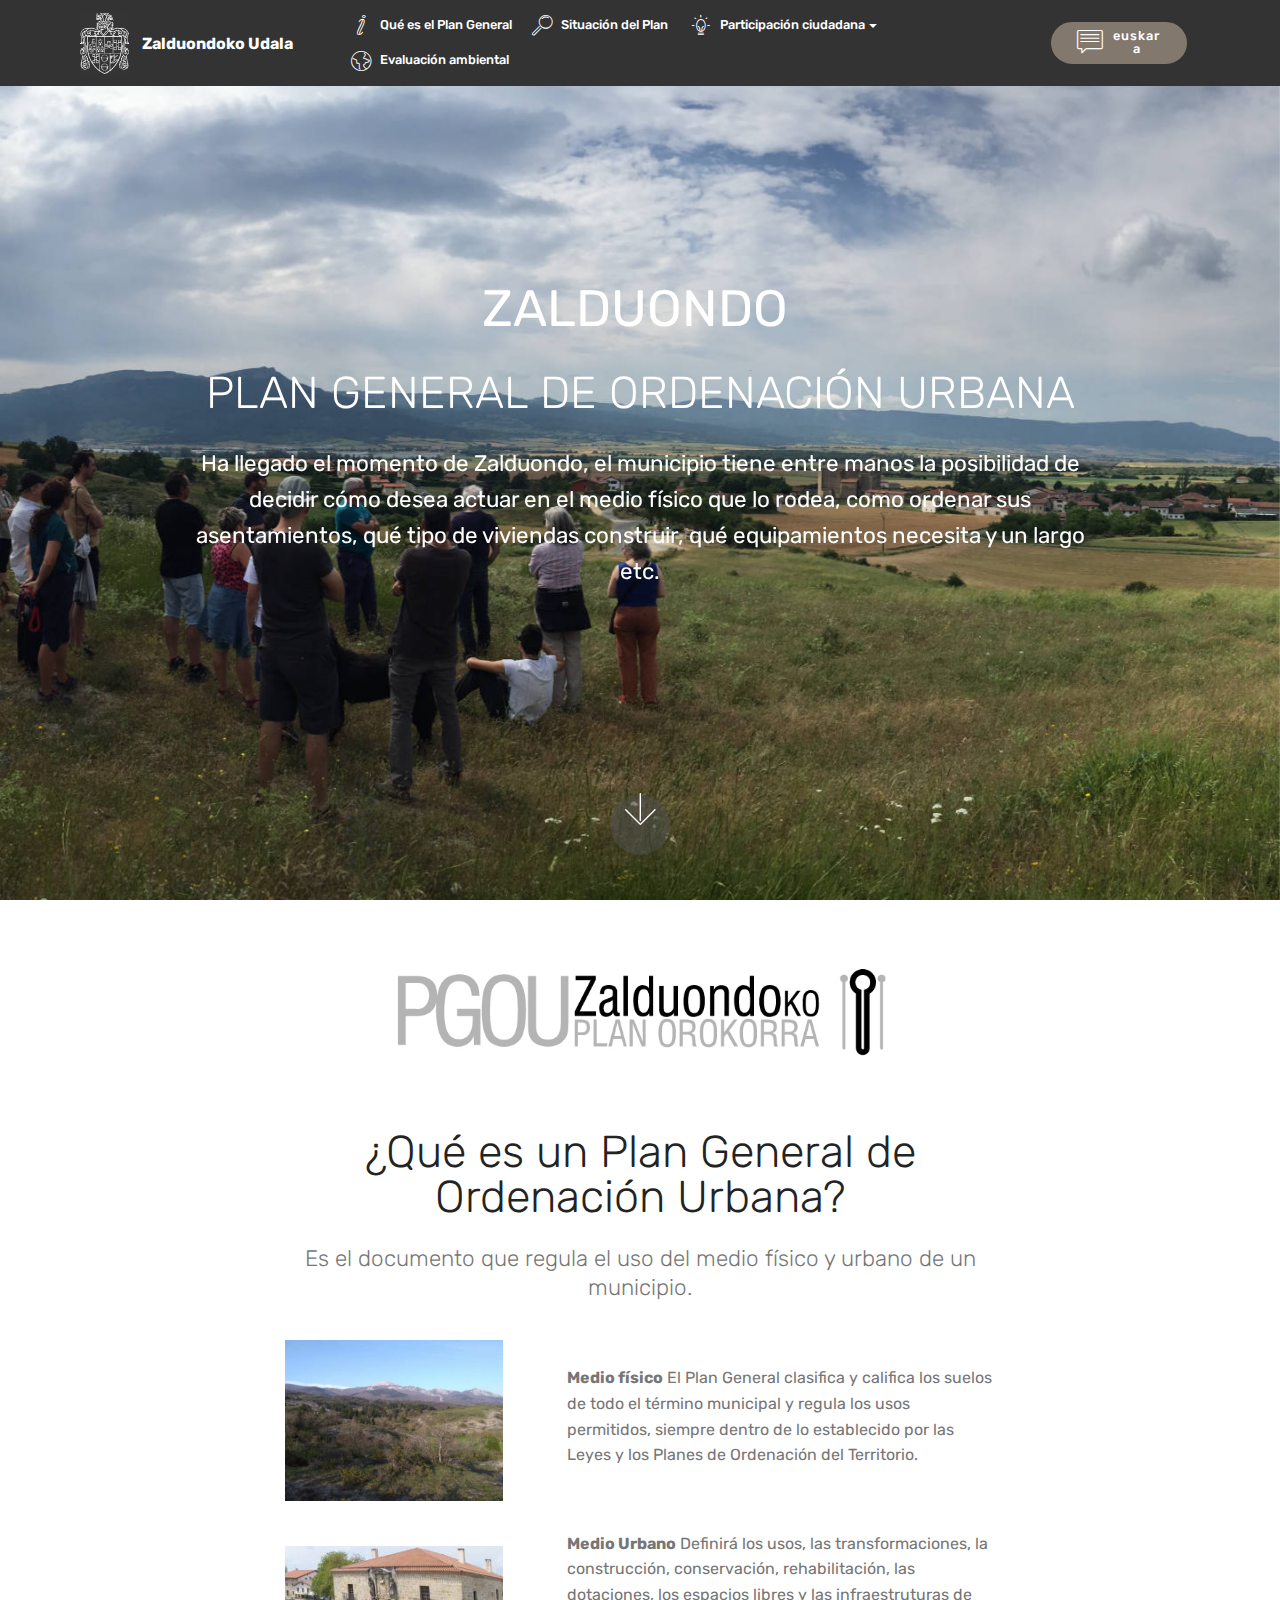
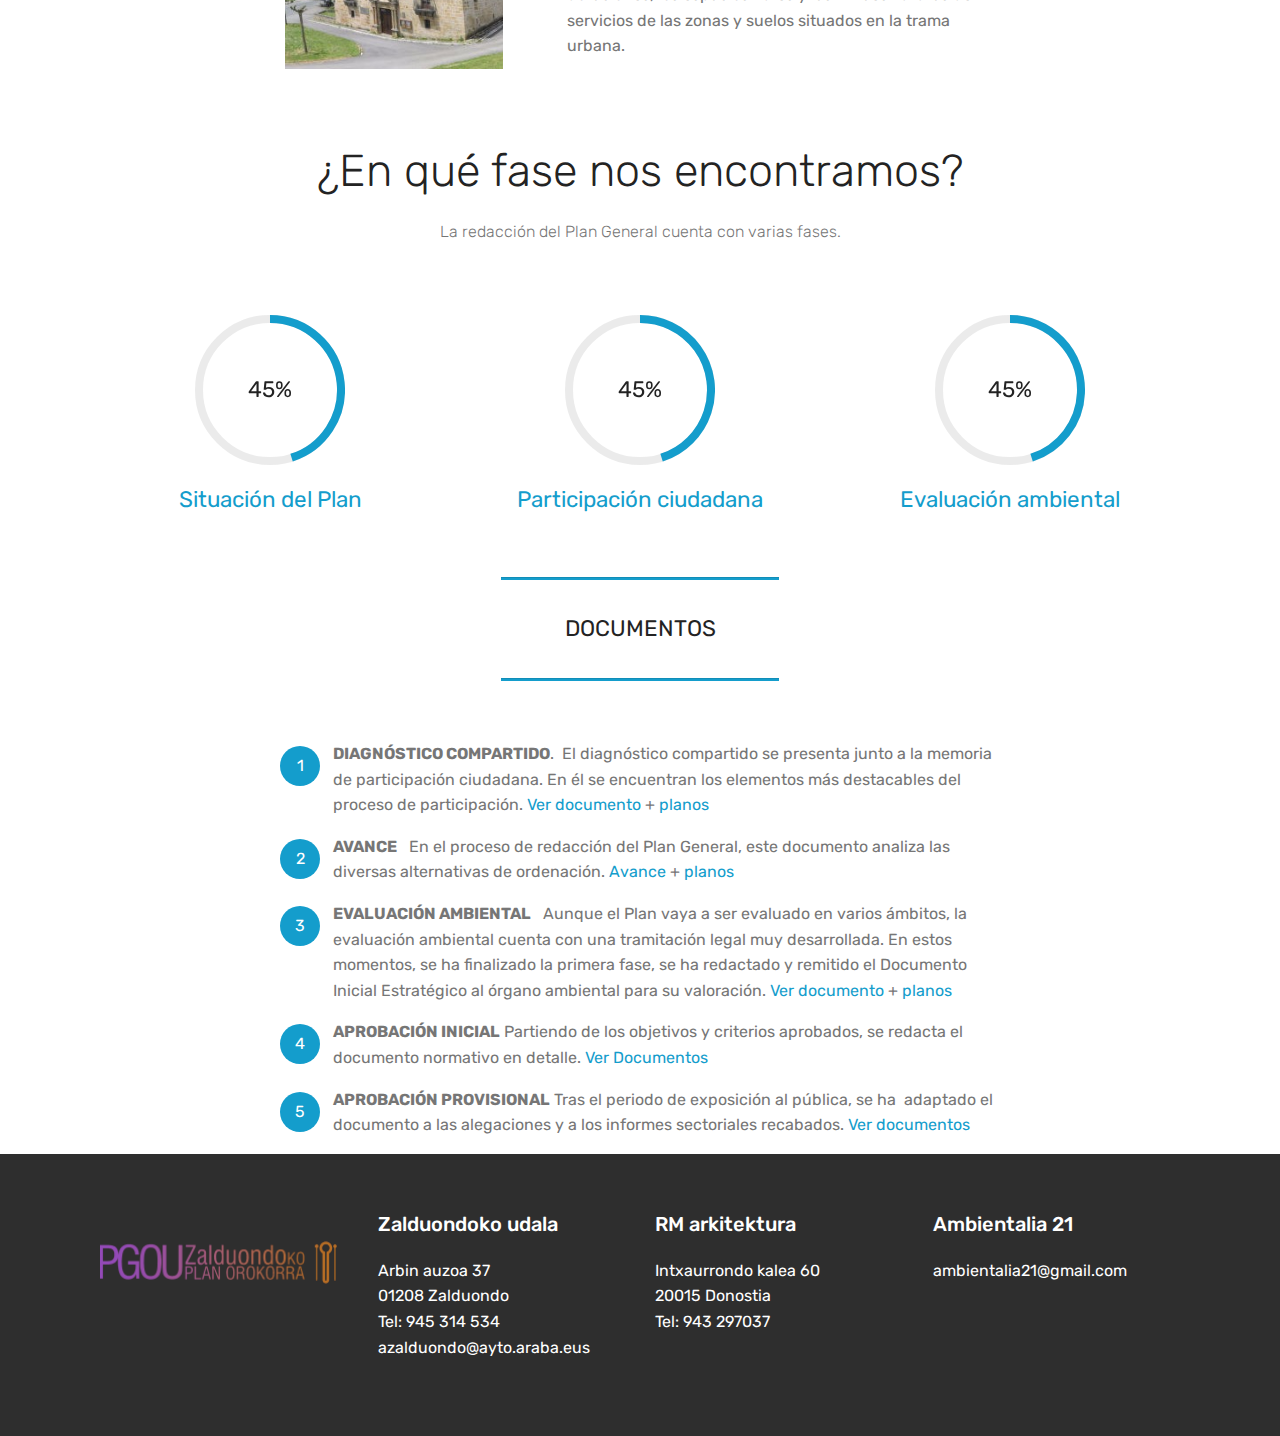
<file: index.html>
<!DOCTYPE html>
<html  >
<head>
  <!-- Site made with Mobirise Website Builder v4.11.2, https://mobirise.com -->
  <meta charset="UTF-8">
  <meta http-equiv="X-UA-Compatible" content="IE=edge">
  <meta name="generator" content="Mobirise v4.11.2, mobirise.com">
  <meta name="viewport" content="width=device-width, initial-scale=1, minimum-scale=1">
  <link rel="shortcut icon" href="assets/images/armarria-ona-98x121.png" type="image/x-icon">
  <meta name="description" content="">
  
  <title>Zalduondoko HAPO</title>
  <link rel="stylesheet" href="assets/web/assets/mobirise-icons/mobirise-icons.css">
  <link rel="stylesheet" href="assets/bootstrap/css/bootstrap.min.css">
  <link rel="stylesheet" href="assets/bootstrap/css/bootstrap-grid.min.css">
  <link rel="stylesheet" href="assets/bootstrap/css/bootstrap-reboot.min.css">
  <link rel="stylesheet" href="assets/socicon/css/styles.css">
  <link rel="stylesheet" href="assets/tether/tether.min.css">
  <link rel="stylesheet" href="assets/as-pie-progress/css/progress.min.css">
  <link rel="stylesheet" href="assets/dropdown/css/style.css">
  <link rel="stylesheet" href="assets/theme/css/style.css">
  <link rel="preload" as="style" href="assets/mobirise/css/mbr-additional.css"><link rel="stylesheet" href="assets/mobirise/css/mbr-additional.css" type="text/css">
  
  
  
</head>
<body>
  <section class="menu cid-qTkzRZLJNu" once="menu" id="menu1-0">

    

    <nav class="navbar navbar-expand beta-menu navbar-dropdown align-items-center navbar-fixed-top navbar-toggleable-sm">
        <button class="navbar-toggler navbar-toggler-right" type="button" data-toggle="collapse" data-target="#navbarSupportedContent" aria-controls="navbarSupportedContent" aria-expanded="false" aria-label="Toggle navigation">
            <div class="hamburger">
                <span></span>
                <span></span>
                <span></span>
                <span></span>
            </div>
        </button>
        <div class="menu-logo">
            <div class="navbar-brand">
                <span class="navbar-logo">
                    <a href="https://mobirise.com">
                         <img src="assets/images/armarria-ona-98x121.png" alt="Mobirise" title="" style="height: 3.8rem;">
                    </a>
                </span>
                <span class="navbar-caption-wrap"><a class="navbar-caption text-white display-7" href="http://www.es.zalduondo-hapo.eus">Zalduondoko Udala<br></a></span>
            </div>
        </div>
        <div class="collapse navbar-collapse" id="navbarSupportedContent">
            <ul class="navbar-nav nav-dropdown" data-app-modern-menu="true"><li class="nav-item">
                    <a class="nav-link link text-white display-4" href="index.html#header4-e"><span class="mbri-italic mbr-iconfont mbr-iconfont-btn"></span>
                        
                        Qué es el Plan General</a>
                </li><li class="nav-item">
                    <a class="nav-link link text-white display-4" href="page2.html#content4-19">
                        <span class="mbri-search mbr-iconfont mbr-iconfont-btn"></span>Situación del Plan&nbsp;</a>
                </li><li class="nav-item dropdown"><a class="nav-link link text-white dropdown-toggle display-4" href="page1.html#content4-z" data-toggle="dropdown-submenu" aria-expanded="false"><span class="mbri-idea mbr-iconfont mbr-iconfont-btn"></span>Participación ciudadana</a><div class="dropdown-menu"><a class="text-white dropdown-item display-4" href="page1.html#timeline1-11">Proceso de participación ciudadana</a><a class="text-white dropdown-item display-4" href="page1.html#form1-y">Quiero realizar una aportación</a><a class="text-white dropdown-item display-4" href="page1.html#gallery2-1v">Fotos</a></div></li><li class="nav-item"><a class="nav-link link text-white display-4" href="page3.html"><span class="mbri-globe mbr-iconfont mbr-iconfont-btn"></span>
                        Evaluación ambiental</a></li></ul>
            <div class="navbar-buttons mbr-section-btn"><a class="btn btn-sm btn-info display-4" href="http://www.zalduondo-hapo.eus"><span class="mbri-chat mbr-iconfont mbr-iconfont-btn"></span>euskara</a></div>
        </div>
    </nav>
</section>

<section class="engine"><a href="https://mobirise.info/v">free html templates</a></section><section class="cid-qTkA127IK8 mbr-fullscreen mbr-parallax-background" id="header2-1">

    

    

    <div class="container align-center">
        <div class="row justify-content-md-center">
            <div class="mbr-white col-md-10">
                <h1 class="mbr-section-title mbr-bold pb-3 mbr-fonts-style display-1"><span style="font-weight: normal;">ZALDUONDO</span>&nbsp;</h1>
                <h3 class="mbr-section-subtitle align-center mbr-light pb-3 mbr-fonts-style display-2">PLAN GENERAL DE ORDENACIÓN URBANA</h3>
                <p class="mbr-text pb-3 mbr-fonts-style display-5">
                    Ha llegado el momento de Zalduondo, el municipio tiene entre manos la posibilidad de decidir cómo desea actuar en el medio físico que lo rodea, como ordenar sus asentamientos, qué tipo de viviendas construir, qué equipamientos necesita y un largo etc.</p>
                
            </div>
        </div>
    </div>
    <div class="mbr-arrow hidden-sm-down" aria-hidden="true">
        <a href="#next">
            <i class="mbri-down mbr-iconfont"></i>
        </a>
    </div>
</section>

<section class="header4 cid-rF9ANw61Pl" id="header4-e">

    

    

    <div class="container">
        <div class="row justify-content-md-center">
            <div class="media-content col-md-10">
                
                
                <div class="mbr-text align-center mbr-white pb-3">
                    
                </div>
                
            </div>
            <div class="mbr-figure pt-5">
                <img src="assets/images/logo-3-707x146.png" alt="Mobirise" title="" style="width: 45%;">
            </div>
        </div>
    </div>
</section>

<section class="mbr-section content4 cid-rF9pjRunPb" id="content4-9">

    

    <div class="container">
        <div class="media-container-row">
            <div class="title col-12 col-md-8">
                <h2 class="align-center pb-3 mbr-fonts-style display-2">¿Qué es un Plan General de Ordenación Urbana?</h2>
                <h3 class="mbr-section-subtitle align-center mbr-light mbr-fonts-style display-5">Es el documento que regula el uso del medio físico y urbano de un municipio.</h3>
                
            </div>
        </div>
    </div>
</section>

<section class="mbr-section content6 cid-rF9pu9EbjI" id="content6-a">
    
     
    
    <div class="container">
        <div class="media-container-row">
            <div class="col-12 col-md-8">
                <div class="media-container-row">
                    <div class="mbr-figure" style="width: 60%;">
                      <img src="assets/images/ingurune-fisikoa-436x322.jpg" alt="Mobirise" title="">  
                    </div>
                    <div class="media-content">
                        <div class="mbr-section-text">
                            <p class="mbr-text mb-0 mbr-fonts-style display-7"><br><strong>Medio físico</strong> El Plan General clasifica y califica los suelos de todo el término municipal y regula los usos permitidos, siempre dentro de lo establecido por las Leyes y los Planes de Ordenación del Territorio. &nbsp;</p>
                        </div>
                    </div>
                </div>
            </div>
        </div>
    </div>
</section>

<section class="mbr-section content7 cid-rF9rZ54NqO" id="content7-b">
          
    

    <div class="container">
        <div class="media-container-row">
            <div class="col-12 col-md-8">
                <div class="media-container-row">
                    <div class="media-content">
                        <div class="mbr-section-text">
                            <p class="mbr-text align-right mb-0 mbr-fonts-style display-7"><strong>Medio Urbano</strong> Definirá los usos, las transformaciones, la construcción, conservación, rehabilitación, las dotaciones, los espacios libres y las infraestruturas de servicios de las zonas y suelos situados en la trama urbana.&nbsp;<br><br></p>
                        </div>
                    </div>
                    <div class="mbr-figure" style="width: 60%;">
                     <img src="assets/images/pan04-436x174.jpeg" alt="Mobirise" title="">  
                    </div>
                </div>
            </div>
        </div>
    </div>
</section>

<section class="progress-bars3 cid-rF9p4YTOkG" id="progress-bars3-7">
 
     

    
    
    <div class="container">
        <h2 class="mbr-section-title pb-3 align-center mbr-fonts-style display-2">¿En qué fase nos encontramos?</h2>

        <h3 class="mbr-section-subtitle mbr-fonts-style display-7">La redacción del Plan General cuenta con varias fases.</h3>
    
        <div class="media-container-row pt-5 mt-2">
            <div class="card p-3 align-center">
                <div class="wrap">
                    <div class="pie_progress progress1" role="progressbar" data-goal="70">
                        <p class="pie_progress__number mbr-fonts-style display-5">10%</p>
                    </div>
                </div> 
                <div class="mbr-crt-title pt-3">
                    <h4 class="card-title py-2 mbr-fonts-style display-5"><a href="page2.html#content4-19">Situación del Plan</a></h4>
                </div>                 
            </div>

            <div class="card p-3 align-center">
                <div class="wrap">
                    <div class="pie_progress progress2" role="progressbar" data-goal="90">
                        <p class="pie_progress__number mbr-fonts-style display-5"></p>
                    </div>
                </div> 
                <div class="mbr-crt-title pt-3">
                    <h4 class="card-title py-2 mbr-fonts-style display-5">
                        <a href="page1.html#content4-z">Participación ciudadana</a></h4>
                </div>                 
            </div>

            <div class="card p-3 align-center">
                <div class="wrap">
                    <div class="pie_progress progress3" role="progressbar" data-goal="77">
                        <p class="pie_progress__number mbr-fonts-style display-5">70%</p>
                    </div>
                </div> 
                <div class="mbr-crt-title pt-3">
                    <h4 class="card-title py-2 mbr-fonts-style display-5"><a href="page3.html#content4-1f">Evaluación ambiental</a></h4>
                </div>                 
            </div>

            

            

            
        </div>
</div></section>

<section class="mbr-section article content9 cid-rFIArQX1EM" id="content9-1r">
    
     

    <div class="container">
        <div class="inner-container" style="width: 100%;">
            <hr class="line" style="width: 25%;">
            <div class="section-text align-center mbr-fonts-style display-5">DOCUMENTOS</div>
            <hr class="line" style="width: 25%;">
        </div>
        </div>
</section>

<section class="mbr-section article content11 cid-rF9uA4BEdI" id="content11-c">
     

    <div class="container">
        <div class="media-container-row">
            <div class="mbr-text counter-container col-12 col-md-8 mbr-fonts-style display-7">
                <ol>
                    <li><strong>DIAGNÓSTICO COMPARTIDO</strong>. &nbsp;El diagnóstico compartido se presenta junto a la memoria de participación ciudadana. En él se encuentran los elementos más destacables del proceso de participación.&nbsp;<a href="assets/files/DIAGNOSTICO COMPARTIDO.pdf" style="font-size: 1rem; background-color: rgb(255, 255, 255);">Ver documento</a>&nbsp;+ <a href="assets/files/diagnostico PLANOAK.pdf">planos</a></li>
                    <li><strong>AVANCE</strong>&nbsp; &nbsp;En el proceso de redacción del Plan General, este documento analiza las diversas alternativas de ordenación.&nbsp;<a href="assets/files/PPC2.eus.pdf">A</a><a href="assets/files/AURRERAPENA DEF.pdf">vance</a>&nbsp;+ <a href="assets/files/aurrerapen PLANOAK.pdf">planos</a></li>
                    <li><strong>EVALUACIÓN AMBIENTAL</strong>&nbsp; &nbsp;Aunque el Plan vaya a ser evaluado en varios ámbitos, la evaluación ambiental cuenta con una tramitación legal muy desarrollada. En estos momentos, se ha finalizado la primera fase, se ha redactado y remitido el Documento Inicial Estratégico  al órgano ambiental para su valoración.&nbsp;<a href="assets/files/EAE_zalduondo_2018_07.pdf">Ver documento</a>&nbsp;+ <a href="assets/files/EAE_planos.pdf">planos</a></li><li><strong>APROBACIÓN INICIAL</strong> Partiendo de los objetivos y criterios aprobados, se redacta el documento normativo en detalle. <a href="page2.html">Ver Documentos</a></li><li><strong>APROBACIÓN PROVISIONAL</strong>&nbsp;Tras el periodo de exposición al pública, se ha &nbsp;adaptado el documento a las alegaciones y a los informes sectoriales recabados. <a href="page2.html">Ver documentos</a></li>
                </ol>
            </div>
        </div>
    </div>
</section>

<section class="cid-rF9AnS2MFm" id="footer1-d">

    

    

    <div class="container">
        <div class="media-container-row content text-white">
            <div class="col-12 col-md-3">
                <div class="media-wrap">
                    <a href="#top">
                        <img src="assets/images/logo-2-236x236.png" alt="Mobirise" title="">
                    </a>
                </div>
            </div>
            <div class="col-12 col-md-3 mbr-fonts-style display-7">
                <h5 class="pb-3">Zalduondoko udala</h5>
                <p class="mbr-text">Arbin auzoa 37<br>01208 Zalduondo<br>Tel: 945 314 534<br>azalduondo@ayto.araba.eus</p>
            </div>
            <div class="col-12 col-md-3 mbr-fonts-style display-7">
                <h5 class="pb-3">
                    RM arkitektura</h5>
                <p class="mbr-text">
                    Intxaurrondo kalea 60<br>20015 Donostia<br>Tel: 943 297037</p>
            </div>
            <div class="col-12 col-md-3 mbr-fonts-style display-7">
                <h5 class="pb-3">Ambientalia 21</h5>
                <p class="mbr-text">ambientalia21@gmail.com<br><br><br></p>
            </div>
        </div>
        
    </div>
</section>


  <script src="assets/web/assets/jquery/jquery.min.js"></script>
  <script src="assets/popper/popper.min.js"></script>
  <script src="assets/bootstrap/js/bootstrap.min.js"></script>
  <script src="assets/smoothscroll/smooth-scroll.js"></script>
  <script src="assets/tether/tether.min.js"></script>
  <script src="assets/touchswipe/jquery.touch-swipe.min.js"></script>
  <script src="assets/parallax/jarallax.min.js"></script>
  <script src="assets/as-pie-progress/jquery-as-pie-progress.min.js"></script>
  <script src="assets/dropdown/js/nav-dropdown.js"></script>
  <script src="assets/dropdown/js/navbar-dropdown.js"></script>
  <script src="assets/theme/js/script.js"></script>
  
  
</body>
</html>
</file>
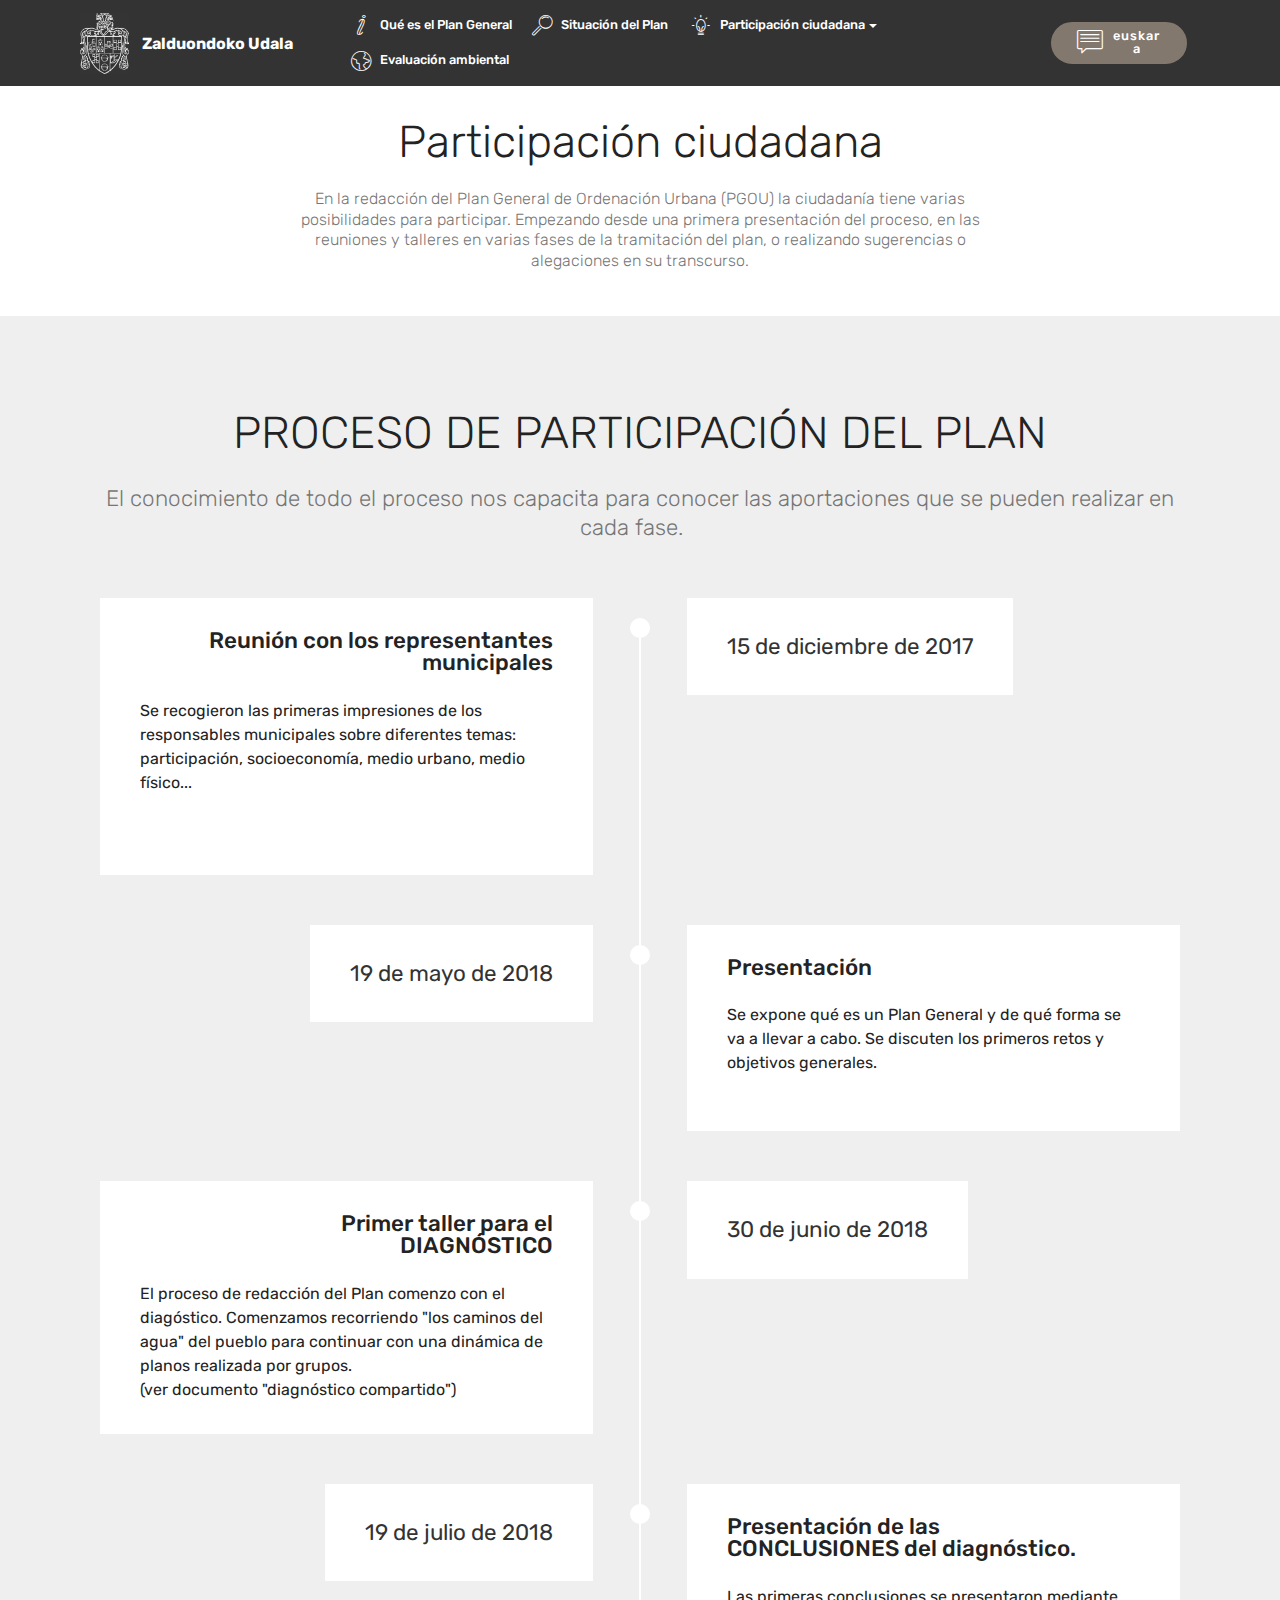
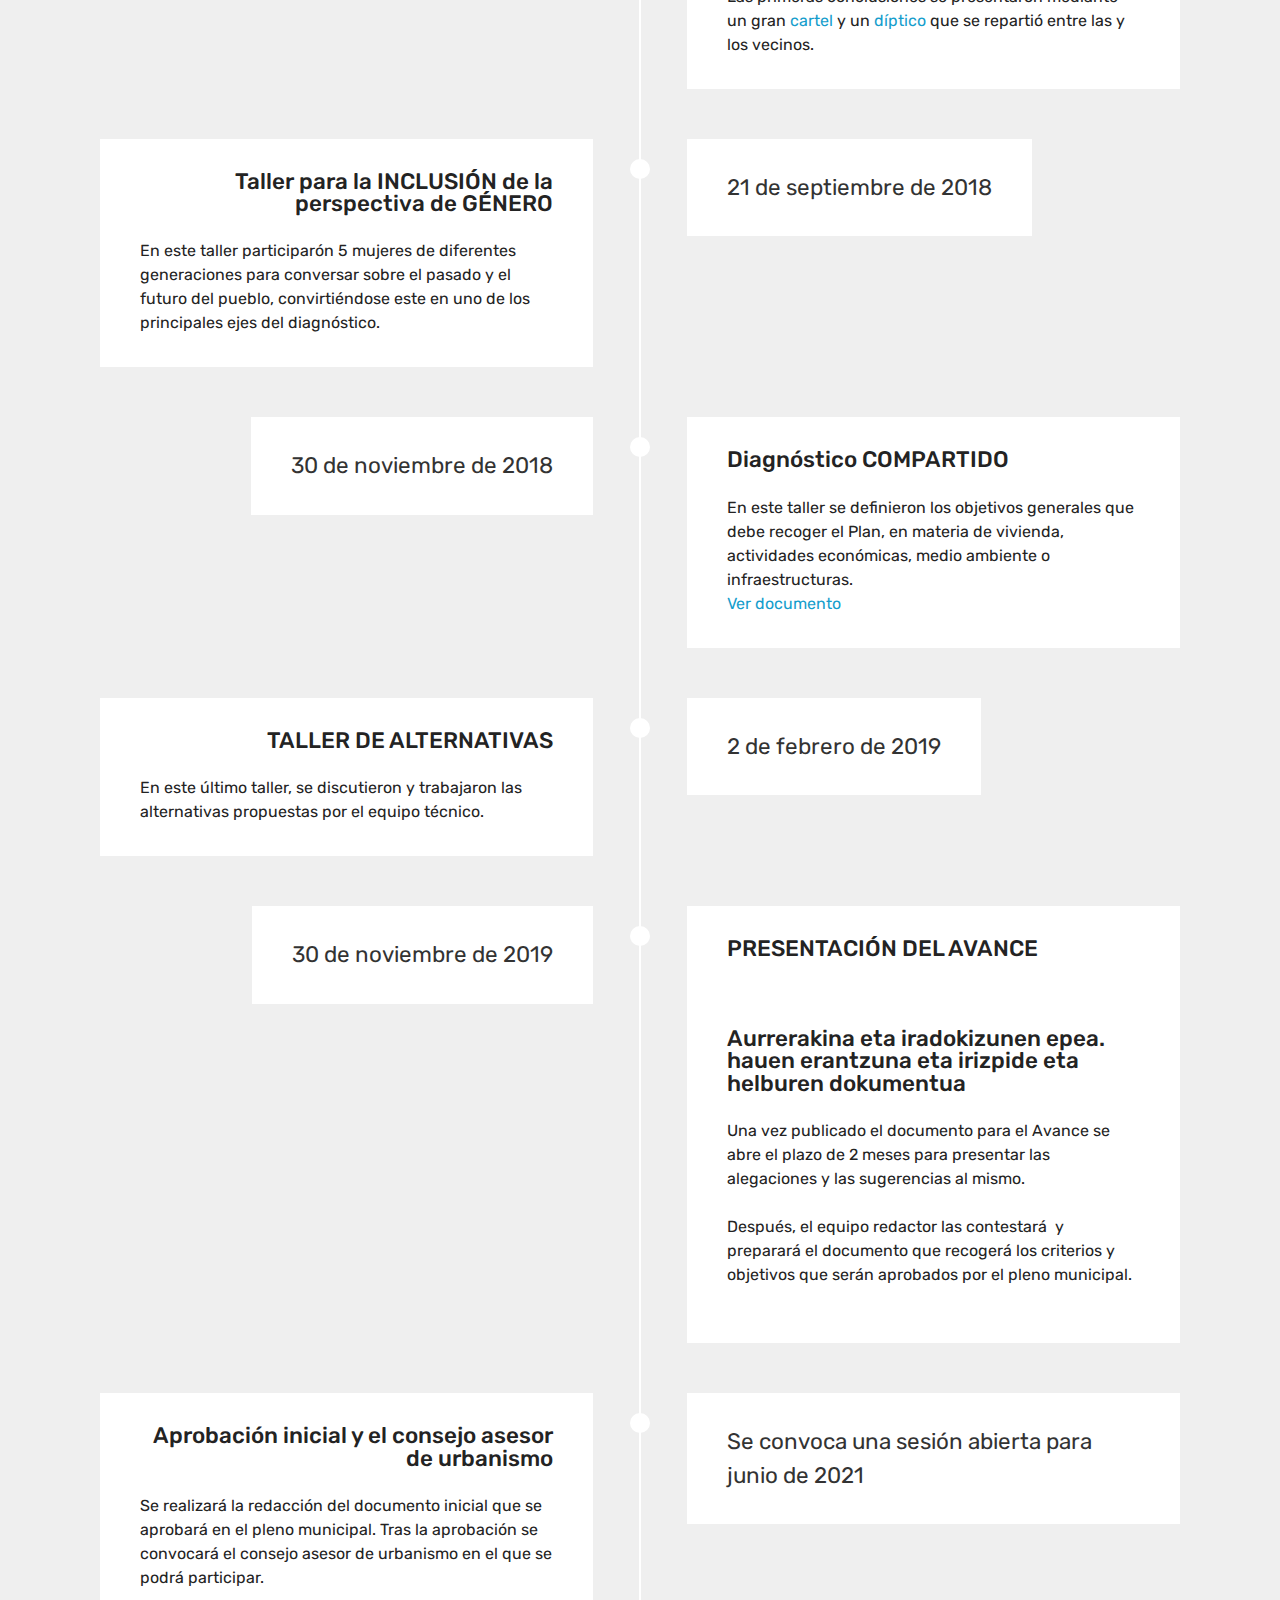
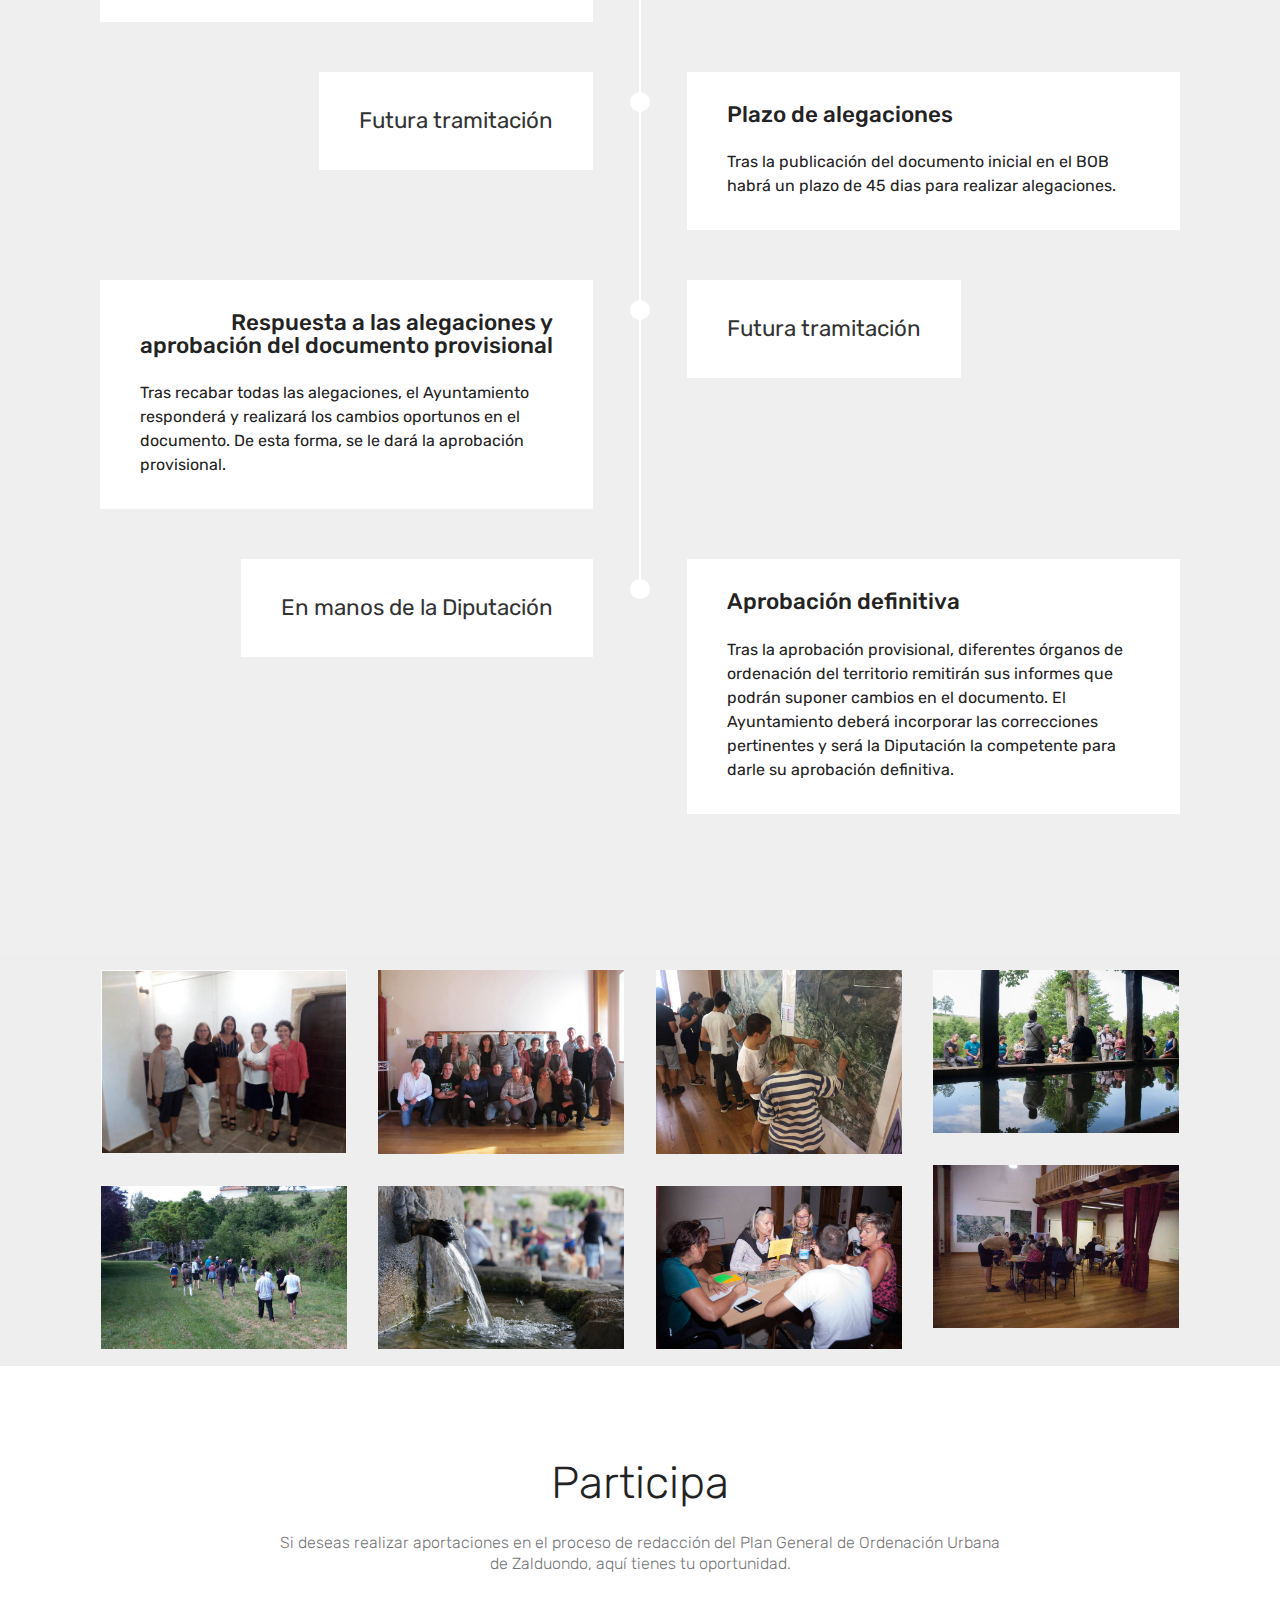
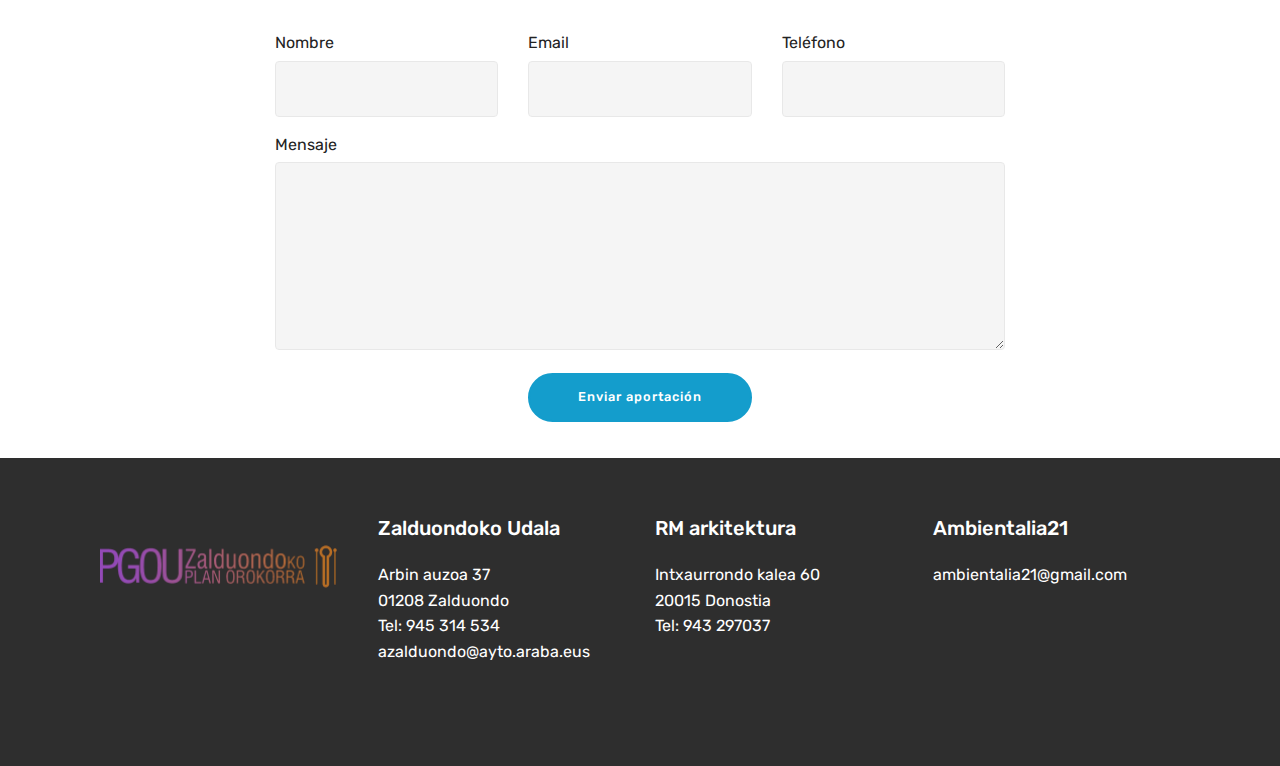
<file: page1.html>
<!DOCTYPE html>
<html  >
<head>
  <!-- Site made with Mobirise Website Builder v4.11.2, https://mobirise.com -->
  <meta charset="UTF-8">
  <meta http-equiv="X-UA-Compatible" content="IE=edge">
  <meta name="generator" content="Mobirise v4.11.2, mobirise.com">
  <meta name="viewport" content="width=device-width, initial-scale=1, minimum-scale=1">
  <link rel="shortcut icon" href="assets/images/armarria-ona-98x121.png" type="image/x-icon">
  <meta name="description" content="Web Page Builder Description">
  
  <title>Participación ciudadana</title>
  <link rel="stylesheet" href="assets/web/assets/mobirise-icons/mobirise-icons.css">
  <link rel="stylesheet" href="assets/bootstrap/css/bootstrap.min.css">
  <link rel="stylesheet" href="assets/bootstrap/css/bootstrap-grid.min.css">
  <link rel="stylesheet" href="assets/bootstrap/css/bootstrap-reboot.min.css">
  <link rel="stylesheet" href="assets/socicon/css/styles.css">
  <link rel="stylesheet" href="assets/dropdown/css/style.css">
  <link rel="stylesheet" href="assets/tether/tether.min.css">
  <link rel="stylesheet" href="assets/theme/css/style.css">
  <link rel="stylesheet" href="assets/gallery/style.css">
  <link rel="preload" as="style" href="assets/mobirise/css/mbr-additional.css"><link rel="stylesheet" href="assets/mobirise/css/mbr-additional.css" type="text/css">
  
  
  
</head>
<body>
  <section class="menu cid-qTkzRZLJNu" once="menu" id="menu1-x">

    

    <nav class="navbar navbar-expand beta-menu navbar-dropdown align-items-center navbar-fixed-top navbar-toggleable-sm">
        <button class="navbar-toggler navbar-toggler-right" type="button" data-toggle="collapse" data-target="#navbarSupportedContent" aria-controls="navbarSupportedContent" aria-expanded="false" aria-label="Toggle navigation">
            <div class="hamburger">
                <span></span>
                <span></span>
                <span></span>
                <span></span>
            </div>
        </button>
        <div class="menu-logo">
            <div class="navbar-brand">
                <span class="navbar-logo">
                    <a href="https://mobirise.com">
                         <img src="assets/images/armarria-ona-98x121.png" alt="Mobirise" title="" style="height: 3.8rem;">
                    </a>
                </span>
                <span class="navbar-caption-wrap"><a class="navbar-caption text-white display-7" href="http://www.es.zalduondo-hapo.eus">Zalduondoko Udala<br></a></span>
            </div>
        </div>
        <div class="collapse navbar-collapse" id="navbarSupportedContent">
            <ul class="navbar-nav nav-dropdown" data-app-modern-menu="true"><li class="nav-item">
                    <a class="nav-link link text-white display-4" href="index.html#header4-e"><span class="mbri-italic mbr-iconfont mbr-iconfont-btn"></span>
                        
                        Qué es el Plan General</a>
                </li><li class="nav-item">
                    <a class="nav-link link text-white display-4" href="page2.html#content4-19">
                        <span class="mbri-search mbr-iconfont mbr-iconfont-btn"></span>Situación del Plan&nbsp;</a>
                </li><li class="nav-item dropdown"><a class="nav-link link text-white dropdown-toggle display-4" href="page1.html#content4-z" data-toggle="dropdown-submenu" aria-expanded="false"><span class="mbri-idea mbr-iconfont mbr-iconfont-btn"></span>Participación ciudadana</a><div class="dropdown-menu"><a class="text-white dropdown-item display-4" href="page1.html#timeline1-11">Proceso de participación ciudadana</a><a class="text-white dropdown-item display-4" href="page1.html#form1-y">Quiero realizar una aportación</a><a class="text-white dropdown-item display-4" href="page1.html#gallery2-1v">Fotos</a></div></li><li class="nav-item"><a class="nav-link link text-white display-4" href="page3.html"><span class="mbri-globe mbr-iconfont mbr-iconfont-btn"></span>
                        Evaluación ambiental</a></li></ul>
            <div class="navbar-buttons mbr-section-btn"><a class="btn btn-sm btn-info display-4" href="http://www.zalduondo-hapo.eus"><span class="mbri-chat mbr-iconfont mbr-iconfont-btn"></span>euskara</a></div>
        </div>
    </nav>
</section>

<section class="engine"><a href="https://mobirise.info/j">website templates</a></section><section class="mbr-section content4 cid-rF9RYTzHv4" id="content4-z">

    

    <div class="container">
        <div class="media-container-row">
            <div class="title col-12 col-md-8">
                <h2 class="align-center pb-3 mbr-fonts-style display-2">Participación ciudadana</h2>
                <h3 class="mbr-section-subtitle align-center mbr-light mbr-fonts-style display-7">En la redacción del Plan General de Ordenación Urbana (PGOU) la ciudadanía tiene varias posibilidades para participar. Empezando desde una primera presentación del proceso, en las reuniones y talleres en varias fases de la tramitación del plan, o realizando sugerencias o alegaciones en su transcurso.<br><br></h3>
                
            </div>
        </div>
    </div>
</section>

<section class="timeline1 cid-rF9Td4xqgy" id="timeline1-11">

    

    

    <div class="container align-center">
        <h2 class="mbr-section-title pb-3 mbr-fonts-style display-2">PROCESO DE PARTICIPACIÓN DEL PLAN</h2>
        <h3 class="mbr-section-subtitle pb-5 mbr-fonts-style display-5">El conocimiento de todo el proceso nos capacita para conocer las aportaciones que se pueden realizar en cada fase. &nbsp;&nbsp;</h3>

        <div class="container timelines-container" mbri-timelines="">
            <!--1-->
            <div class="row timeline-element reverse separline">
                 <div class="timeline-date-panel col-xs-12 col-md-6  align-left">         
                    <div class="time-line-date-content">
                        <p class="mbr-timeline-date mbr-fonts-style display-5">15 de diciembre de 2017</p>
                    </div>
                </div>
           <span class="iconBackground"></span>
            <div class="col-xs-12 col-md-6 align-right">
                <div class="timeline-text-content">
                    <h4 class="mbr-timeline-title pb-3 mbr-fonts-style display-5">Reunión con los representantes municipales</h4>
                    <p class="mbr-timeline-text mbr-fonts-style display-7">Se recogieron las primeras impresiones de los responsables municipales sobre diferentes temas: participación, socioeconomía, medio urbano, medio físico...<br><br><br></p>
                 </div>
            </div>
            </div>
            <!--2-->
            <div class="row timeline-element  separline">
                <div class="timeline-date-panel col-xs-12 col-md-6 align-right">
                    <div class="time-line-date-content">
                        <p class="mbr-timeline-date mbr-fonts-style display-5">19 de mayo de 2018</p>
                    </div>
                </div>
                <span class="iconBackground"></span>
                <div class="col-xs-12 col-md-6 align-left ">
                    <div class="timeline-text-content">
                        <h4 class="mbr-timeline-title pb-3 mbr-fonts-style display-5">
                            Presentación</h4>
                        <p class="mbr-timeline-text mbr-fonts-style display-7">Se expone qué es un Plan General y de qué forma se va a llevar a cabo. Se discuten los primeros retos y objetivos generales.<br><br></p>
                    </div>
                </div>
            </div>
            <!--3-->
            <div class="row timeline-element reverse separline">
                <div class="timeline-date-panel col-xs-12 col-md-6  align-left">
                    <div class="time-line-date-content">
                        <p class="mbr-timeline-date mbr-fonts-style display-5">30 de junio de 2018</p>
                    </div>
                </div>
                <span class="iconBackground"></span>
                <div class="col-xs-12 col-md-6 align-right">
                    <div class="timeline-text-content">
                        <h4 class="mbr-timeline-title pb-3 mbr-fonts-style display-5">Primer taller para el <br>DIAGNÓSTICO</h4>      
                        <p class="mbr-timeline-text mbr-fonts-style display-7">El proceso de redacción del Plan comenzo con el diagóstico. Comenzamos recorriendo "los caminos del agua" del pueblo para continuar con una dinámica de planos realizada por grupos.<br>(ver documento "diagnóstico compartido")</p>
                    </div>
                </div>
            </div>
            <!--4-->
            <div class="row timeline-element  separline">
                <div class="timeline-date-panel col-xs-12 col-md-6 align-right">
                    <div class="time-line-date-content">
                        <p class="mbr-timeline-date mbr-fonts-style display-5">19 de julio de 2018</p>
                    </div>
                </div>
                <span class="iconBackground"></span>
                <div class="col-xs-12 col-md-6 align-left ">
                    <div class="timeline-text-content">
                        <h4 class="mbr-timeline-title pb-3 mbr-fonts-style display-5">Presentación de las <br>CONCLUSIONES del diagnóstico.</h4>
                        <p class="mbr-timeline-text mbr-fonts-style display-7">Las primeras conclusiones se presentaron mediante un gran&nbsp;<a href="assets/files/02_ Ondorioen kartela02.pdf">cartel</a> y un&nbsp;<a href="assets/files/04_revista dijitala.pdf">díptico&nbsp;</a>que se repartió entre las y los vecinos.<br></p>
                    </div>
                </div>
            </div>
            <!--5-->
            <div class="row timeline-element reverse separline">
                <div class="timeline-date-panel col-xs-12 col-md-6  align-left">
                    <div class="time-line-date-content">
                        <p class="mbr-timeline-date mbr-fonts-style display-5">21 de septiembre de 2018</p>
                    </div>
                </div>
                <span class="iconBackground"></span>
                <div class="col-xs-12 col-md-6 align-right">
                    <div class="timeline-text-content">
                        <h4 class="mbr-timeline-title pb-3 mbr-fonts-style display-5">Taller para la INCLUSIÓN de la perspectiva de GÉNERO</h4>
                        <p class="mbr-timeline-text mbr-fonts-style display-7">En este taller participarón 5 mujeres de diferentes generaciones para conversar sobre el pasado y el futuro del pueblo, convirtiéndose este en uno de los principales ejes del diagnóstico.</p>
                    </div>
                </div>
            </div>
            <!--6-->
            <div class="row timeline-element separline">
                <div class="timeline-date-panel col-xs-12 col-md-6 align-right">
                    <div class="time-line-date-content">
                       <p class="mbr-timeline-date mbr-fonts-style display-5">30 de noviembre de 2018</p>
                    </div>
                </div>
                <span class="iconBackground"></span>
                <div class="col-xs-12 col-md-6 align-left ">
                    <div class="timeline-text-content">
                        <h4 class="mbr-timeline-title pb-3 mbr-fonts-style display-5">Diagnóstico COMPARTIDO</h4>
                        <p class="mbr-timeline-text mbr-fonts-style display-7">En este taller se definieron los objetivos generales que debe recoger el Plan, en materia de vivienda, actividades económicas, medio ambiente o infraestructuras.&nbsp;<br><a href="assets/files/DIAGNOSTICO COMPARTIDO.pdf">Ver documento</a></p>
                    </div>
                </div>
            </div>
            <!--7-->
            <div class="row timeline-element reverse separline">
                <div class="timeline-date-panel col-xs-12 col-md-6  align-left">
                    <div class="time-line-date-content">
                        <p class="mbr-timeline-date mbr-fonts-style display-5">2 de febrero de 2019</p>
                    </div>
                </div>
                <span class="iconBackground"></span>
                <div class="col-xs-12 col-md-6 align-right">
                    <div class="timeline-text-content">
                        <h4 class="mbr-timeline-title pb-3 mbr-fonts-style display-5">TALLER DE ALTERNATIVAS</h4>
                        <p class="mbr-timeline-text mbr-fonts-style display-7">En este último taller, se discutieron y trabajaron las alternativas propuestas por el equipo técnico.<br></p>
                    </div>
                </div>
            </div>
            <!--8-->
            <div class="row timeline-element separline">
                <div class="timeline-date-panel col-xs-12 col-md-6 align-right">
                    <div class="time-line-date-content">
                        <p class="mbr-timeline-date mbr-fonts-style display-5">30 de noviembre de 2019</p>
                    </div>
                </div>
                <span class="iconBackground"></span>
                <div class="col-xs-12 col-md-6 align-left ">
                    <div class="timeline-text-content">
                        <h4 class="mbr-timeline-title pb-3 mbr-fonts-style display-5">PRESENTACIÓN DEL AVANCE<br><br><br><br>Aurrerakina eta iradokizunen epea.<br>hauen erantzuna eta irizpide eta helburen dokumentua</h4>
                        <p class="mbr-timeline-text mbr-fonts-style display-7">Una vez publicado el documento para el Avance se abre el plazo de 2 meses para presentar las alegaciones y las sugerencias al mismo.<br><br>Después, el equipo redactor las contestará &nbsp;y preparará el documento que recogerá los criterios y objetivos que serán aprobados por el pleno municipal.<br><br></p>
                    </div>
                </div>
            </div>
            <!--9-->
            <div class="row timeline-element reverse separline">
                <div class="timeline-date-panel col-xs-12 col-md-6  align-left">
                    <div class="time-line-date-content">
                        <p class="mbr-timeline-date mbr-fonts-style display-5">Se convoca una sesión abierta para junio de 2021</p>
                    </div>
                </div>
                <span class="iconBackground"></span>
                <div class="col-xs-12 col-md-6 align-right">
                    <div class="timeline-text-content">
                        <h4 class="mbr-timeline-title pb-3 mbr-fonts-style display-5">Aprobación inicial y el consejo asesor de urbanismo</h4>

                        <p class="mbr-timeline-text mbr-fonts-style display-7">Se realizará la redacción del documento inicial que se aprobará en el pleno municipal. Tras la aprobación se convocará el consejo asesor de urbanismo  en el que se podrá participar.</p>
                    </div>
                </div>
            </div>
            <!--10-->
            <div class="row timeline-element separline">
                <div class="timeline-date-panel col-xs-12 col-md-6 align-right">
                    <div class="time-line-date-content">
                       <p class="mbr-timeline-date mbr-fonts-style display-5">
                          Futura tramitación</p>
                    </div>
                </div>
                <span class="iconBackground"></span>
                <div class="col-xs-12 col-md-6 align-left ">
                    <div class="timeline-text-content">
                        <h4 class="mbr-timeline-title pb-3 mbr-fonts-style display-5">Plazo de alegaciones</h4> 
                        <p class="mbr-timeline-text mbr-fonts-style display-7">Tras la publicación del documento inicial en el BOB habrá un plazo de 45 dias para realizar alegaciones.
                        </p>
                    </div>
                </div>
            </div>
            <!--11-->
            <div class="row timeline-element reverse separline">
                <div class="timeline-date-panel col-xs-12 col-md-6  align-left">
                    <div class="time-line-date-content">
                       <p class="mbr-timeline-date mbr-fonts-style display-5">
                          Futura tramitación<br></p>
                    </div>
                </div>
                <span class="iconBackground"></span>
                <div class="col-xs-12 col-md-6 align-right">
                    <div class="timeline-text-content">
                        <h4 class="mbr-timeline-title pb-3 mbr-fonts-style display-5">Respuesta a las alegaciones y aprobación del documento provisional</h4>
                        <p class="mbr-timeline-text mbr-fonts-style display-7">
                            Tras recabar todas las alegaciones, el Ayuntamiento responderá y realizará los cambios oportunos en el documento. De esta forma, se le dará la aprobación provisional.</p>
                    </div>
                </div>
            </div>
            <!--12-->
            <div class="row timeline-element">
                <div class="timeline-date-panel col-xs-12 col-md-6 align-right">
                    <div class="time-line-date-content">
                        <p class="mbr-timeline-date mbr-fonts-style display-5">
                           En manos de la Diputación</p>
                    </div>
                </div>
                <span class="iconBackground"></span>
                <div class="col-xs-12 col-md-6 align-left ">
                    <div class="timeline-text-content">
                        <h4 class="mbr-timeline-title pb-3 mbr-fonts-style display-5">Aprobación definitiva</h4>
                        <p class="mbr-timeline-text mbr-fonts-style display-7">
                            Tras la aprobación provisional, diferentes órganos de ordenación del territorio remitirán sus informes que podrán suponer cambios en el documento. El Ayuntamiento deberá incorporar las correcciones pertinentes y será la Diputación la competente para darle su aprobación definitiva. </p>
                    </div>
                </div>
            </div>
        </div>
    </div>
</section>

<section class="mbr-gallery mbr-slider-carousel cid-rKfnCxcH8w" id="gallery2-1v">

    

    <div class="container">
        <div><!-- Filter --><!-- Gallery --><div class="mbr-gallery-row"><div class="mbr-gallery-layout-default"><div><div><div class="mbr-gallery-item mbr-gallery-item--p2" data-video-url="false" data-tags="Increíble"><div href="#lb-gallery2-1v" data-slide-to="0" data-toggle="modal"><img src="assets/images/genero-tailerra-532x400-532x400.jpg" alt="" title=""><span class="icon-focus"></span></div></div><div class="mbr-gallery-item mbr-gallery-item--p2" data-video-url="false" data-tags="Responsive"><div href="#lb-gallery2-1v" data-slide-to="1" data-toggle="modal"><img src="assets/images/img-5935-2000x1500-800x600.jpg" alt="" title=""><span class="icon-focus"></span></div></div><div class="mbr-gallery-item mbr-gallery-item--p2" data-video-url="false" data-tags="Creativa"><div href="#lb-gallery2-1v" data-slide-to="2" data-toggle="modal"><img src="assets/images/img-6667-2000x1500-800x600.jpg" alt="" title=""><span class="icon-focus"></span></div></div><div class="mbr-gallery-item mbr-gallery-item--p2" data-video-url="false" data-tags="Animada"><div href="#lb-gallery2-1v" data-slide-to="3" data-toggle="modal"><img src="assets/images/zalduondo-t2-15-2000x1333-800x533.jpg" alt="" title=""><span class="icon-focus"></span></div></div><div class="mbr-gallery-item mbr-gallery-item--p2" data-video-url="false" data-tags="Increíble"><div href="#lb-gallery2-1v" data-slide-to="4" data-toggle="modal"><img src="assets/images/zalduondo-t2-72-2000x1333-800x533.jpg" alt="" title=""><span class="icon-focus"></span></div></div><div class="mbr-gallery-item mbr-gallery-item--p2" data-video-url="false" data-tags="Increíble"><div href="#lb-gallery2-1v" data-slide-to="5" data-toggle="modal"><img src="assets/images/zalduondo-t2-48-2000x1333-800x533.jpg" alt="" title=""><span class="icon-focus"></span></div></div><div class="mbr-gallery-item mbr-gallery-item--p2" data-video-url="false" data-tags="Responsive"><div href="#lb-gallery2-1v" data-slide-to="6" data-toggle="modal"><img src="assets/images/zalduondo-t2-98-2000x1333-800x533.jpg" alt="" title=""><span class="icon-focus"></span></div></div><div class="mbr-gallery-item mbr-gallery-item--p2" data-video-url="false" data-tags="Animada"><div href="#lb-gallery2-1v" data-slide-to="7" data-toggle="modal"><img src="assets/images/zalduondo-t2-24-2000x1333-800x533.jpg" alt="" title=""><span class="icon-focus"></span></div></div></div></div><div class="clearfix"></div></div></div><!-- Lightbox --><div data-app-prevent-settings="" class="mbr-slider modal fade carousel slide" tabindex="-1" data-keyboard="true" data-interval="false" id="lb-gallery2-1v"><div class="modal-dialog"><div class="modal-content"><div class="modal-body"><div class="carousel-inner"><div class="carousel-item active"><img src="assets/images/genero-tailerra-532x400.jpg" alt="" title=""></div><div class="carousel-item"><img src="assets/images/img-5935-2000x1500.jpg" alt="" title=""></div><div class="carousel-item"><img src="assets/images/img-6667-2000x1500.jpg" alt="" title=""></div><div class="carousel-item"><img src="assets/images/zalduondo-t2-15-2000x1333.jpg" alt="" title=""></div><div class="carousel-item"><img src="assets/images/zalduondo-t2-72-2000x1333.jpg" alt="" title=""></div><div class="carousel-item"><img src="assets/images/zalduondo-t2-48-2000x1333.jpg" alt="" title=""></div><div class="carousel-item"><img src="assets/images/zalduondo-t2-98-2000x1333.jpg" alt="" title=""></div><div class="carousel-item"><img src="assets/images/zalduondo-t2-24-2000x1333.jpg" alt="" title=""></div></div><a class="carousel-control carousel-control-prev" role="button" data-slide="prev" href="#lb-gallery2-1v"><span class="mbri-left mbr-iconfont" aria-hidden="true"></span><span class="sr-only">Previous</span></a><a class="carousel-control carousel-control-next" role="button" data-slide="next" href="#lb-gallery2-1v"><span class="mbri-right mbr-iconfont" aria-hidden="true"></span><span class="sr-only">Next</span></a><a class="close" href="#" role="button" data-dismiss="modal"><span class="sr-only">Close</span></a></div></div></div></div></div>
    </div>

</section>

<section class="mbr-section form1 cid-rF9QUZhe5S" id="form1-y">

    

    
    <div class="container">
        <div class="row justify-content-center">
            <div class="title col-12 col-lg-8">
                <h2 class="mbr-section-title align-center pb-3 mbr-fonts-style display-2">Participa</h2>
                <h3 class="mbr-section-subtitle align-center mbr-light pb-3 mbr-fonts-style display-7">Si deseas realizar aportaciones en el proceso de redacción del Plan General de Ordenación Urbana de Zalduondo, aquí tienes tu oportunidad.</h3>
            </div>
        </div>
    </div>
    <div class="container">
        <div class="row justify-content-center">
            <div class="media-container-column col-lg-8" data-form-type="formoid">
                <!---Formbuilder Form--->
                <form action="https://mobirise.com/" method="POST" class="mbr-form form-with-styler" data-form-title="Mobirise Form"><input type="hidden" name="email" data-form-email="true" value="WkvJg7Ncd6R3PVr3J+uui/vmHFIYObSJ8jjHRcR5APbsmAI4HDYOBZiRvoqj1ua0LL8eBxu1JZbYCNUgC9sdKPQL4/ETbOuZH0/Xh1YauiLQUL1ajPvmLNSUAvFl2lSU">
                    <div class="row">
                        <div hidden="hidden" data-form-alert="" class="alert alert-success col-12">Mila esker zure ekarpenarengatik</div>
                        <div hidden="hidden" data-form-alert-danger="" class="alert alert-danger col-12">
                        </div>
                    </div>
                    <div class="dragArea row">
                        <div class="col-md-4  form-group" data-for="name">
                            <label for="name-form1-y" class="form-control-label mbr-fonts-style display-7">Nombre</label>
                            <input type="text" name="name" data-form-field="Name" required="required" class="form-control display-7" id="name-form1-y">
                        </div>
                        <div class="col-md-4  form-group" data-for="email">
                            <label for="email-form1-y" class="form-control-label mbr-fonts-style display-7">Email</label>
                            <input type="email" name="email" data-form-field="Email" required="required" class="form-control display-7" id="email-form1-y">
                        </div>
                        <div data-for="phone" class="col-md-4  form-group">
                            <label for="phone-form1-y" class="form-control-label mbr-fonts-style display-7">Teléfono</label>
                            <input type="tel" name="phone" data-form-field="Phone" class="form-control display-7" id="phone-form1-y">
                        </div>
                        <div data-for="message" class="col-md-12 form-group">
                            <label for="message-form1-y" class="form-control-label mbr-fonts-style display-7">Mensaje</label>
                            <textarea name="message" data-form-field="Message" class="form-control display-7" id="message-form1-y"></textarea>
                        </div>
                        <div class="col-md-12 input-group-btn align-center"><button type="submit" class="btn btn-primary btn-form display-4">Enviar aportación</button></div>
                    </div>
                </form><!---Formbuilder Form--->
            </div>
        </div>
    </div>
</section>

<section class="cid-rFI5BX3umo" id="footer1-1o">

    

    

    <div class="container">
        <div class="media-container-row content text-white">
            <div class="col-12 col-md-3">
                <div class="media-wrap">
                    <a href="index.html#header2-1">
                        <img src="assets/images/logo-2-236x236.png" alt="Mobirise" title="">
                    </a>
                </div>
            </div>
            <div class="col-12 col-md-3 mbr-fonts-style display-7">
                <h5 class="pb-3">
                    Zalduondoko Udala</h5>
                <p class="mbr-text">Arbin auzoa 37
<br>01208 Zalduondo
<br>Tel: 945 314 534
<br>azalduondo@ayto.araba.eus<br><br></p>
            </div>
            <div class="col-12 col-md-3 mbr-fonts-style display-7">
                <h5 class="pb-3">
                    RM arkitektura</h5>
                <p class="mbr-text">
                    Intxaurrondo kalea 60<br>20015 Donostia<br>Tel: 943 297037</p>
            </div>
            <div class="col-12 col-md-3 mbr-fonts-style display-7">
                <h5 class="pb-3">
                    Ambientalia21</h5>
                <p class="mbr-text">ambientalia21@gmail.com</p>
            </div>
        </div>
        
    </div>
</section>


  <script src="assets/web/assets/jquery/jquery.min.js"></script>
  <script src="assets/popper/popper.min.js"></script>
  <script src="assets/bootstrap/js/bootstrap.min.js"></script>
  <script src="assets/smoothscroll/smooth-scroll.js"></script>
  <script src="assets/dropdown/js/nav-dropdown.js"></script>
  <script src="assets/dropdown/js/navbar-dropdown.js"></script>
  <script src="assets/touchswipe/jquery.touch-swipe.min.js"></script>
  <script src="assets/masonry/masonry.pkgd.min.js"></script>
  <script src="assets/imagesloaded/imagesloaded.pkgd.min.js"></script>
  <script src="assets/bootstrapcarouselswipe/bootstrap-carousel-swipe.js"></script>
  <script src="assets/tether/tether.min.js"></script>
  <script src="assets/vimeoplayer/jquery.mb.vimeo_player.js"></script>
  <script src="assets/theme/js/script.js"></script>
  <script src="assets/slidervideo/script.js"></script>
  <script src="assets/gallery/player.min.js"></script>
  <script src="assets/gallery/script.js"></script>
  <script src="assets/formoid/formoid.min.js"></script>
  
  
</body>
</html>
</file>
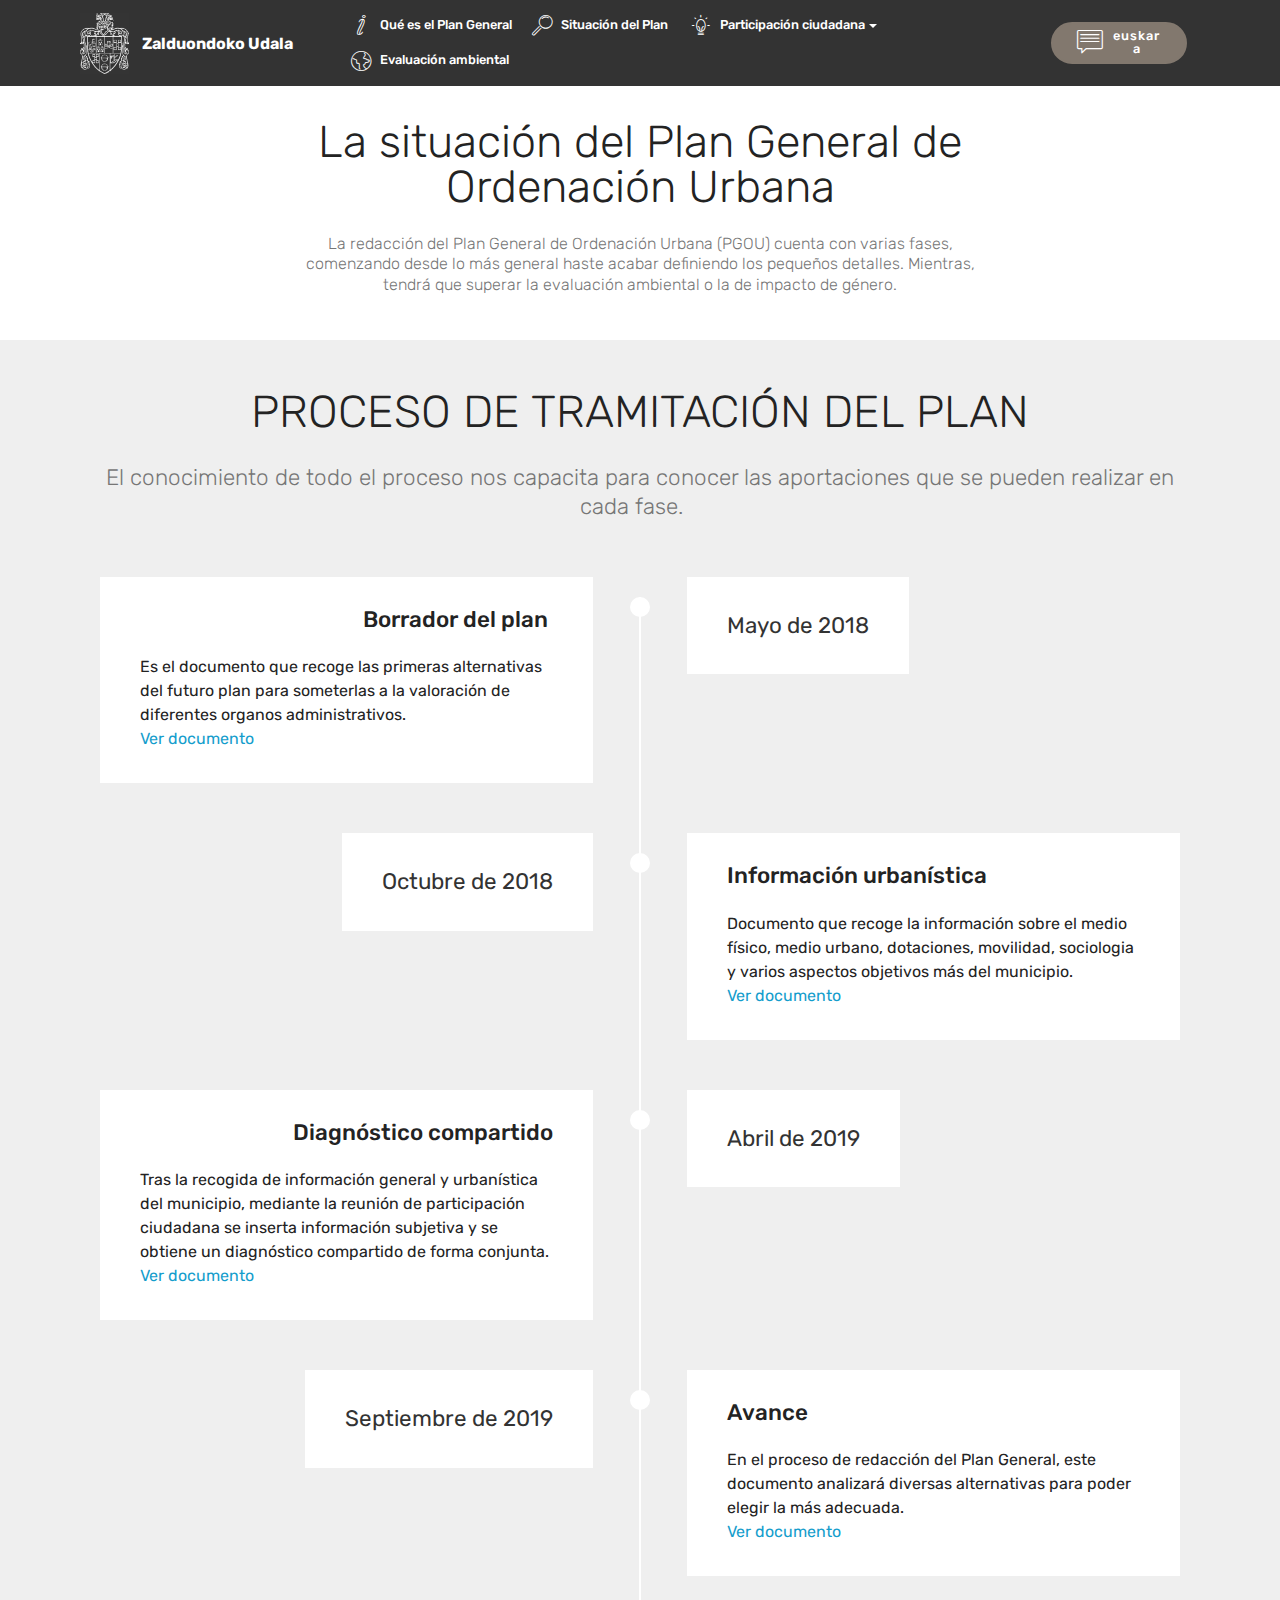
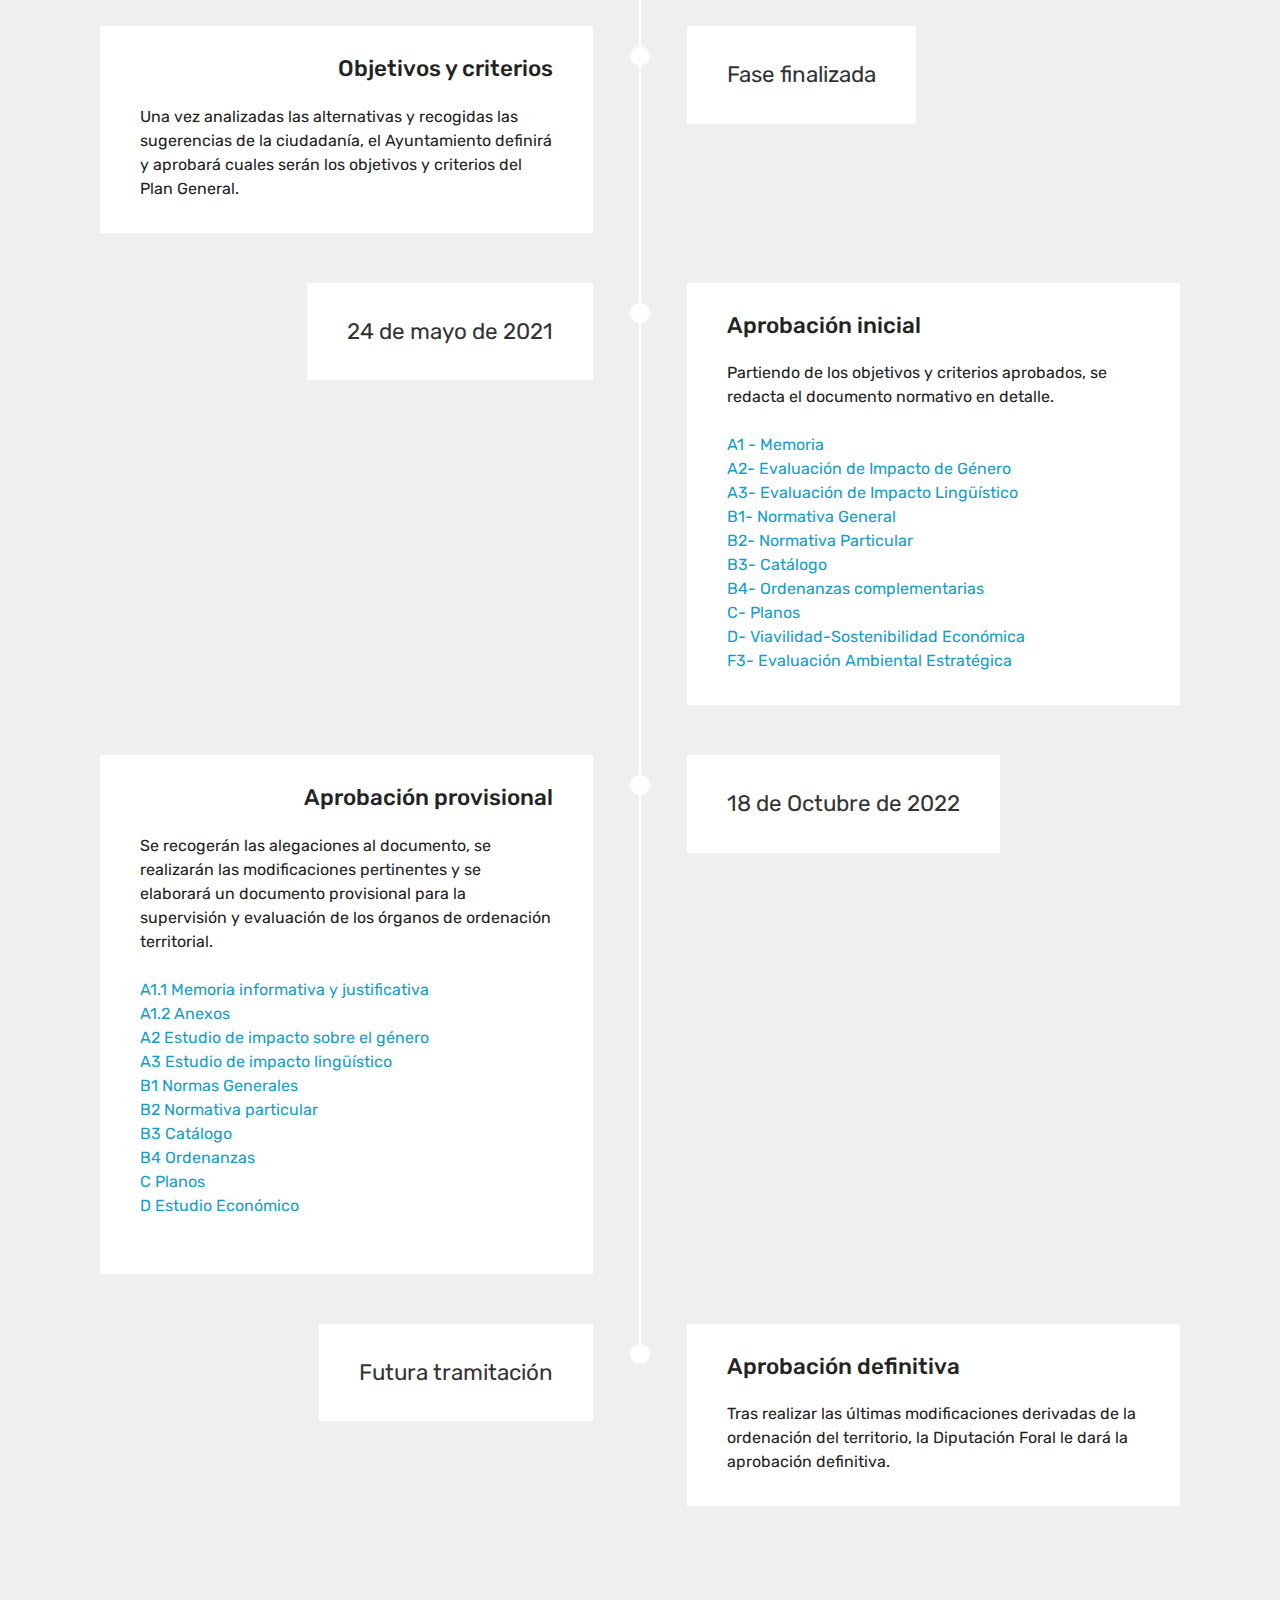
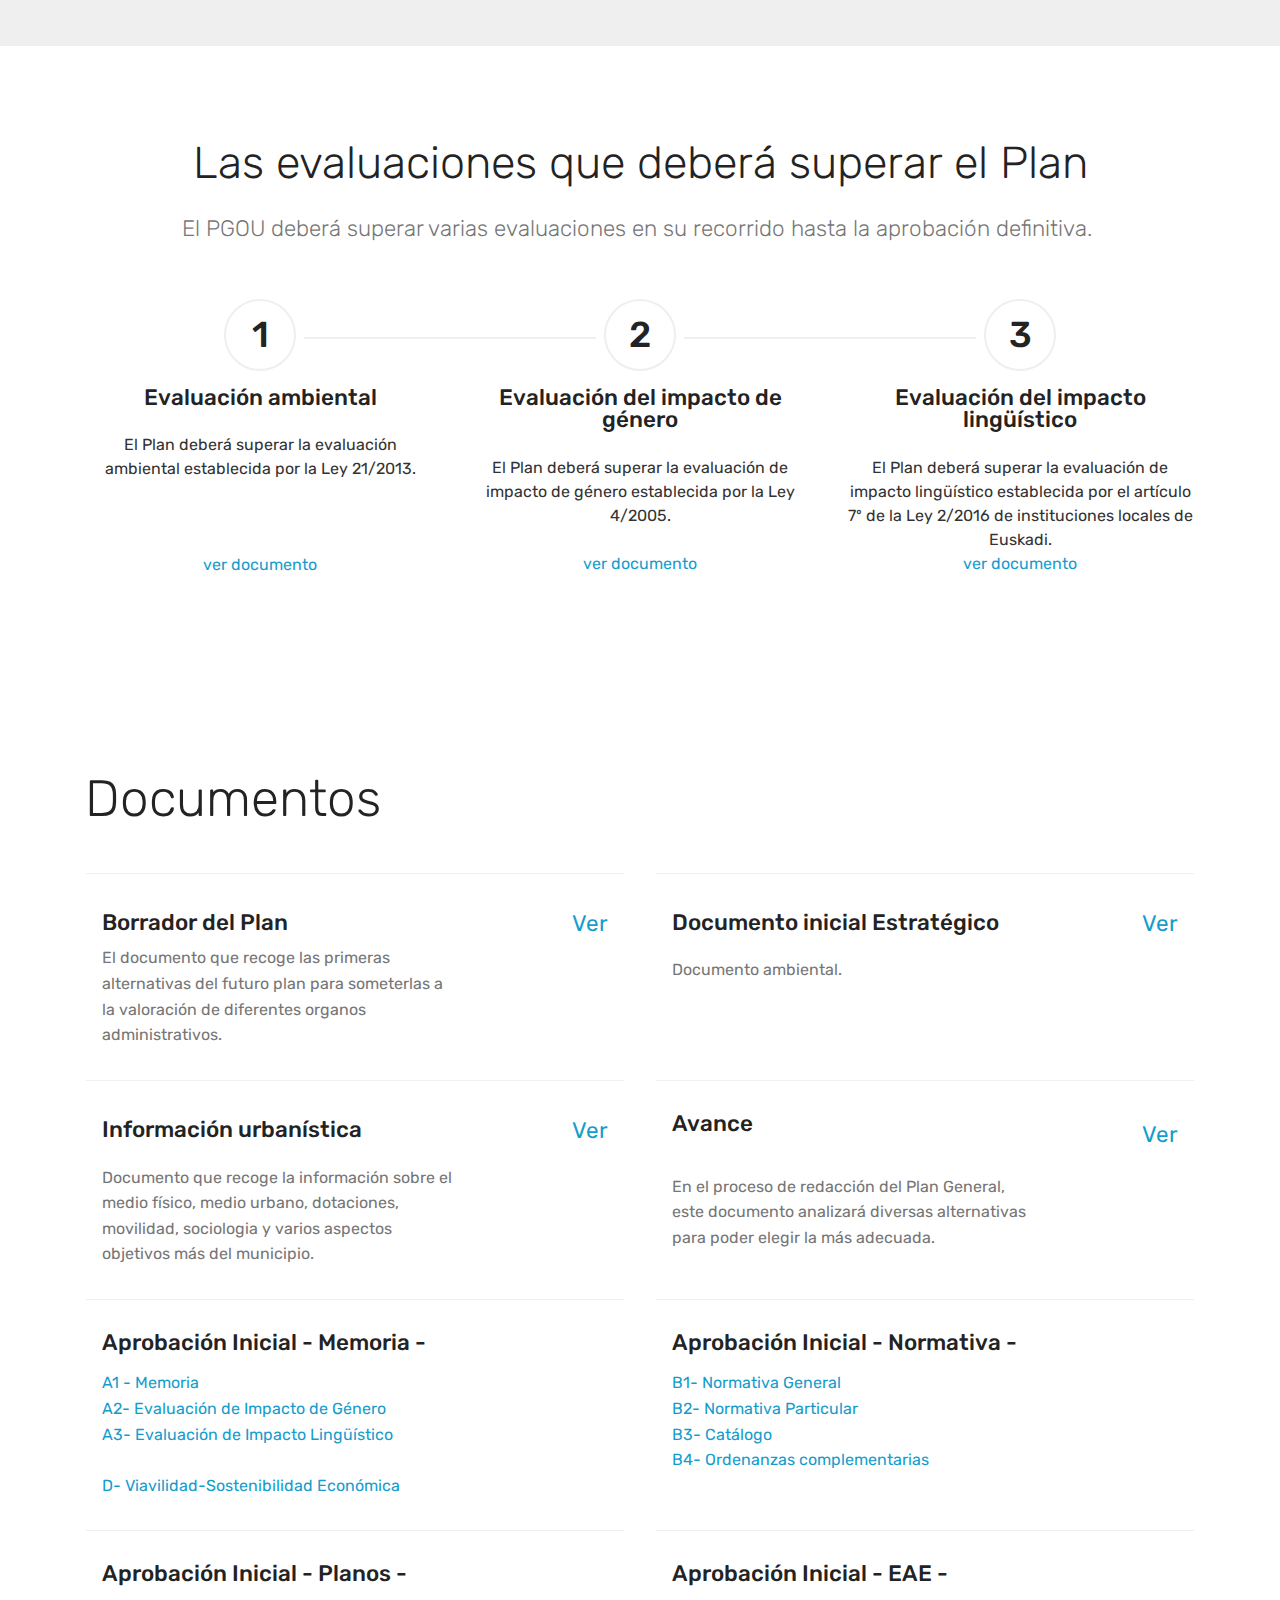
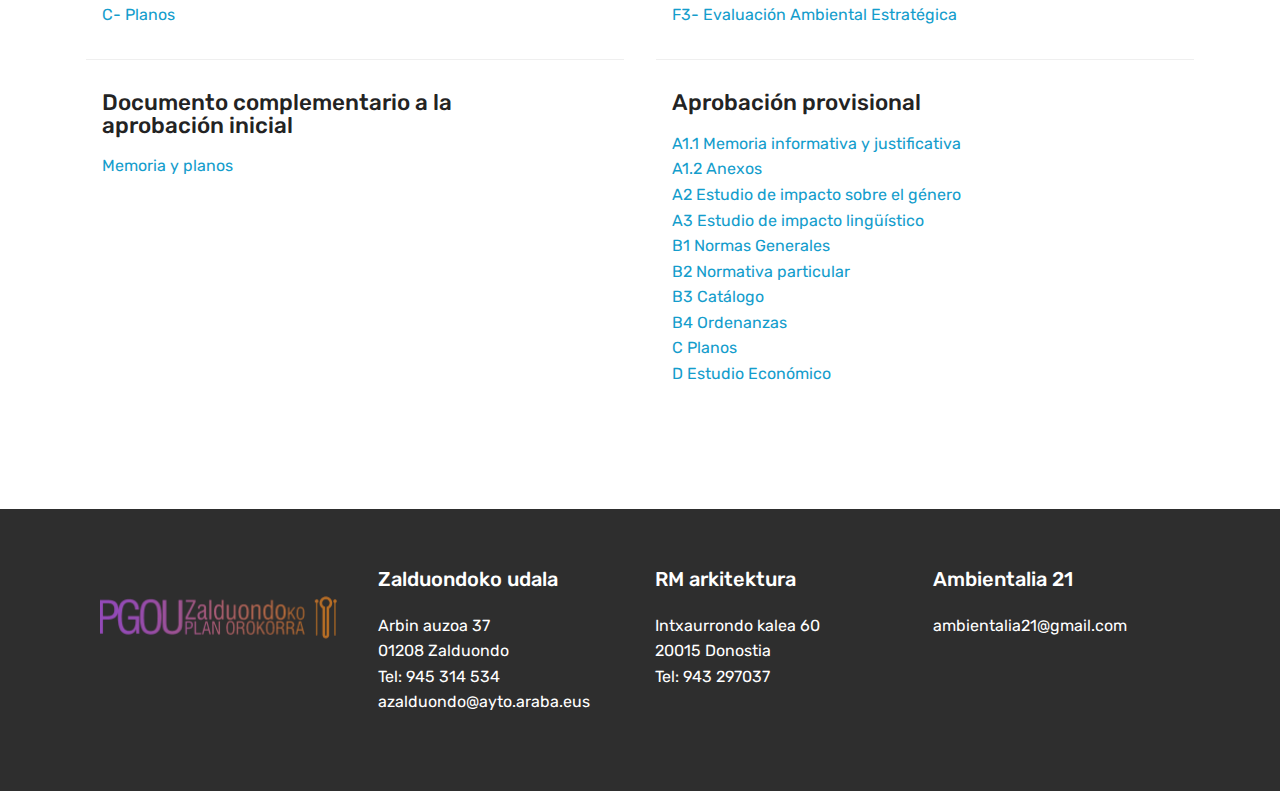
<file: page2.html>
<!DOCTYPE html>
<html  >
<head>
  <!-- Site made with Mobirise Website Builder v4.11.2, https://mobirise.com -->
  <meta charset="UTF-8">
  <meta http-equiv="X-UA-Compatible" content="IE=edge">
  <meta name="generator" content="Mobirise v4.11.2, mobirise.com">
  <meta name="viewport" content="width=device-width, initial-scale=1, minimum-scale=1">
  <link rel="shortcut icon" href="assets/images/armarria-ona-98x121.png" type="image/x-icon">
  <meta name="description" content="Web Page Builder Description">
  
  <title>Situación del Plan</title>
  <link rel="stylesheet" href="assets/web/assets/mobirise-icons/mobirise-icons.css">
  <link rel="stylesheet" href="assets/bootstrap/css/bootstrap.min.css">
  <link rel="stylesheet" href="assets/bootstrap/css/bootstrap-grid.min.css">
  <link rel="stylesheet" href="assets/bootstrap/css/bootstrap-reboot.min.css">
  <link rel="stylesheet" href="assets/tether/tether.min.css">
  <link rel="stylesheet" href="assets/dropdown/css/style.css">
  <link rel="stylesheet" href="assets/socicon/css/styles.css">
  <link rel="stylesheet" href="assets/theme/css/style.css">
  <link rel="preload" as="style" href="assets/mobirise/css/mbr-additional.css"><link rel="stylesheet" href="assets/mobirise/css/mbr-additional.css" type="text/css">
  
  
  
</head>
<body>
  <section class="menu cid-rFa9iTae1m" once="menu" id="menu1-18">

    

    <nav class="navbar navbar-expand beta-menu navbar-dropdown align-items-center navbar-fixed-top navbar-toggleable-sm">
        <button class="navbar-toggler navbar-toggler-right" type="button" data-toggle="collapse" data-target="#navbarSupportedContent" aria-controls="navbarSupportedContent" aria-expanded="false" aria-label="Toggle navigation">
            <div class="hamburger">
                <span></span>
                <span></span>
                <span></span>
                <span></span>
            </div>
        </button>
        <div class="menu-logo">
            <div class="navbar-brand">
                <span class="navbar-logo">
                    <a href="https://mobirise.com">
                         <img src="assets/images/armarria-ona-98x121.png" alt="Mobirise" title="" style="height: 3.8rem;">
                    </a>
                </span>
                <span class="navbar-caption-wrap"><a class="navbar-caption text-white display-7" href="http://www.es.zalduondo-hapo.eus">Zalduondoko Udala<br></a></span>
            </div>
        </div>
        <div class="collapse navbar-collapse" id="navbarSupportedContent">
            <ul class="navbar-nav nav-dropdown" data-app-modern-menu="true"><li class="nav-item">
                    <a class="nav-link link text-white display-4" href="index.html#header4-e"><span class="mbri-italic mbr-iconfont mbr-iconfont-btn"></span>
                        
                        Qué es el Plan General</a>
                </li><li class="nav-item">
                    <a class="nav-link link text-white display-4" href="page2.html#content4-19">
                        <span class="mbri-search mbr-iconfont mbr-iconfont-btn"></span>Situación del Plan&nbsp;</a>
                </li><li class="nav-item dropdown"><a class="nav-link link text-white dropdown-toggle display-4" href="page1.html#content4-z" data-toggle="dropdown-submenu" aria-expanded="false"><span class="mbri-idea mbr-iconfont mbr-iconfont-btn"></span>Participación ciudadana</a><div class="dropdown-menu"><a class="text-white dropdown-item display-4" href="page1.html#timeline1-11">Proceso de participación ciudadana</a><a class="text-white dropdown-item display-4" href="page1.html#form1-y">Quiero realizar una aportación</a><a class="text-white dropdown-item display-4" href="page1.html#gallery2-1v">Fotos</a></div></li><li class="nav-item"><a class="nav-link link text-white display-4" href="page3.html"><span class="mbri-globe mbr-iconfont mbr-iconfont-btn"></span>
                        Evaluación ambiental</a></li></ul>
            <div class="navbar-buttons mbr-section-btn"><a class="btn btn-sm btn-info display-4" href="http://www.zalduondo-hapo.eus"><span class="mbri-chat mbr-iconfont mbr-iconfont-btn"></span>euskara</a></div>
        </div>
    </nav>
</section>

<section class="engine"><a href="https://mobirise.info/k">how to develop free website</a></section><section class="mbr-section content4 cid-rFa9iTSOY4" id="content4-19">

    

    <div class="container">
        <div class="media-container-row">
            <div class="title col-12 col-md-8">
                <h2 class="align-center pb-3 mbr-fonts-style display-2">La situación del Plan General de Ordenación Urbana</h2>
                <h3 class="mbr-section-subtitle align-center mbr-light mbr-fonts-style display-7">La redacción del Plan General de Ordenación Urbana  (PGOU) cuenta con varias fases, comenzando desde lo más general haste acabar definiendo los pequeños detalles. Mientras, tendrá que superar la evaluación ambiental o la de impacto de género.
<div><br></div></h3>
                
            </div>
        </div>
    </div>
</section>

<section class="timeline1 cid-rFa9iUlyVq" id="timeline1-1a">

    

    

    <div class="container align-center">
        <h2 class="mbr-section-title pb-3 mbr-fonts-style display-2">PROCESO DE TRAMITACIÓN DEL PLAN</h2>
        <h3 class="mbr-section-subtitle pb-5 mbr-fonts-style display-5">El conocimiento de todo el proceso nos capacita para conocer las aportaciones que se pueden realizar en cada fase. &nbsp;&nbsp;</h3>

        <div class="container timelines-container" mbri-timelines="">
            <!--1-->
            <div class="row timeline-element reverse separline">
                 <div class="timeline-date-panel col-xs-12 col-md-6  align-left">         
                    <div class="time-line-date-content">
                        <p class="mbr-timeline-date mbr-fonts-style display-5">Mayo de 2018</p>
                    </div>
                </div>
           <span class="iconBackground"></span>
            <div class="col-xs-12 col-md-6 align-right">
                <div class="timeline-text-content">
                    <h4 class="mbr-timeline-title pb-3 mbr-fonts-style display-5">Borrador del plan&nbsp;</h4>
                    <p class="mbr-timeline-text mbr-fonts-style display-7">Es el documento que recoge las primeras alternativas del futuro plan para someterlas a la valoración de diferentes organos administrativos. <br><a href="assets/files/BORRADOR DE PLAN -PGOU ZALDUONDO.pdf">Ver documento</a><br></p>
                 </div>
            </div>
            </div>
            <!--2-->
            <div class="row timeline-element  separline">
                <div class="timeline-date-panel col-xs-12 col-md-6 align-right">
                    <div class="time-line-date-content">
                        <p class="mbr-timeline-date mbr-fonts-style display-5">
                            Octubre de 2018</p>
                    </div>
                </div>
                <span class="iconBackground"></span>
                <div class="col-xs-12 col-md-6 align-left ">
                    <div class="timeline-text-content">
                        <h4 class="mbr-timeline-title pb-3 mbr-fonts-style display-5">Información urbanística</h4>
                        <p class="mbr-timeline-text mbr-fonts-style display-7">Documento que recoge la información sobre el medio físico, medio urbano, dotaciones, movilidad, sociologia y varios aspectos objetivos más del municipio.&nbsp;<br><a href="assets/files/DIAGNOSTIKOA 2018-10.pdf">Ver documento</a></p>
                    </div>
                </div>
            </div>
            <!--3-->
            <div class="row timeline-element reverse separline">
                <div class="timeline-date-panel col-xs-12 col-md-6  align-left">
                    <div class="time-line-date-content">
                        <p class="mbr-timeline-date mbr-fonts-style display-5">
                            Abril de 2019</p>
                    </div>
                </div>
                <span class="iconBackground"></span>
                <div class="col-xs-12 col-md-6 align-right">
                    <div class="timeline-text-content">
                        <h4 class="mbr-timeline-title pb-3 mbr-fonts-style display-5">Diagnóstico compartido</h4>      
                        <p class="mbr-timeline-text mbr-fonts-style display-7">Tras la recogida de información general y urbanística del municipio, mediante la reunión de participación ciudadana se inserta información subjetiva y se obtiene un diagnóstico compartido de forma conjunta.<br><a href="assets/files/DIAGNOSTICO COMPARTIDO.pdf">Ver documento</a></p>
                    </div>
                </div>
            </div>
            <!--4-->
            <div class="row timeline-element  separline">
                <div class="timeline-date-panel col-xs-12 col-md-6 align-right">
                    <div class="time-line-date-content">
                        <p class="mbr-timeline-date mbr-fonts-style display-5">
                            Septiembre de 2019</p>
                    </div>
                </div>
                <span class="iconBackground"></span>
                <div class="col-xs-12 col-md-6 align-left ">
                    <div class="timeline-text-content">
                        <h4 class="mbr-timeline-title pb-3 mbr-fonts-style display-5">Avance</h4>
                        <p class="mbr-timeline-text mbr-fonts-style display-7">En el proceso de redacción del Plan General, este documento analizará diversas alternativas para poder elegir la más adecuada.<br><a href="assets/files/AURRERAPENA DEF.pdf">Ver documento</a></p>
                    </div>
                </div>
            </div>
            <!--5-->
            <div class="row timeline-element reverse separline">
                <div class="timeline-date-panel col-xs-12 col-md-6  align-left">
                    <div class="time-line-date-content">
                        <p class="mbr-timeline-date mbr-fonts-style display-5">Fase finalizada</p>
                    </div>
                </div>
                <span class="iconBackground"></span>
                <div class="col-xs-12 col-md-6 align-right">
                    <div class="timeline-text-content">
                        <h4 class="mbr-timeline-title pb-3 mbr-fonts-style display-5"><div>Objetivos y criterios</div></h4>
                        <p class="mbr-timeline-text mbr-fonts-style display-7">Una vez analizadas las alternativas y recogidas las sugerencias de la ciudadanía, el Ayuntamiento definirá y aprobará cuales serán los objetivos y criterios del Plan General. &nbsp;</p>
                    </div>
                </div>
            </div>
            <!--6-->
            <div class="row timeline-element separline">
                <div class="timeline-date-panel col-xs-12 col-md-6 align-right">
                    <div class="time-line-date-content">
                       <p class="mbr-timeline-date mbr-fonts-style display-5">
                            24 de mayo de 2021</p>
                    </div>
                </div>
                <span class="iconBackground"></span>
                <div class="col-xs-12 col-md-6 align-left ">
                    <div class="timeline-text-content">
                        <h4 class="mbr-timeline-title pb-3 mbr-fonts-style display-5">Aprobación inicial</h4>
                        <p class="mbr-timeline-text mbr-fonts-style display-7">
                            Partiendo de los objetivos y criterios aprobados, se redacta el documento normativo en detalle.<br><br><a href="assets/files/DOCUMENTO-A12021-05def.pdf">A1 - Memoria</a>
<br><a href="assets/files/DOCUMENTO-A22021-03.pdf">A2- Evaluación de Impacto de Género</a>&nbsp;<br><a href="assets/files/DOCUMENTO-A32021-03.pdf">A3- Evaluación de Impacto Lingüístico</a><br><a href="assets/files/DOCUMENTO-B12020-03.pdf">B1- Normativa General</a><br><a href="assets/files/DOCUMENTO-B22021-05def.pdf">B2- Normativa Particular</a><br><a href="assets/files/DOCUMENTO-B32021-03.pdf">B3- Catálogo</a>&nbsp;<br><a href="assets/files/DOCUMENTO-B42020-03.pdf">B4- Ordenanzas complementarias</a>&nbsp;<br><a href="assets/files/DOCUMENTO-C2021-05def.pdf">C- Planos</a>&nbsp;<br><a href="assets/files/DOCUMENTO-D2021-05def.pdf">D- Viavilidad-Sostenibilidad Económica</a><br><a href="assets/files/DOCUMENTO-F32021-03.pdf">F3- Evaluación Ambiental Estratégica</a><br></p>
                    </div>
                </div>
            </div>
            <!--7-->
            <div class="row timeline-element reverse separline">
                <div class="timeline-date-panel col-xs-12 col-md-6  align-left">
                    <div class="time-line-date-content">
                        <p class="mbr-timeline-date mbr-fonts-style display-5">18 de Octubre de 2022<a href="assets/files/DOCUMENTO%20B.4%20ORDENANZAS%202022-10.pdf"></a></p>
                    </div>
                </div>
                <span class="iconBackground"></span>
                <div class="col-xs-12 col-md-6 align-right">
                    <div class="timeline-text-content">
                        <h4 class="mbr-timeline-title pb-3 mbr-fonts-style display-5">Aprobación provisional</h4>
                        <p class="mbr-timeline-text mbr-fonts-style display-7">
                            Se recogerán  las alegaciones al documento, se realizarán las modificaciones pertinentes y se elaborará un documento provisional para la supervisión y evaluación de los órganos de ordenación territorial.<br><br><a href="assets/files/DOCUMENTO A1.1 2022-09.pdf">A1.1 Memoria informativa y justificativa</a> 
<br><a href="assets/files/DOCUMENTO A1.2 2022-09_baja.pdf">A1.2 Anexos</a> 
<br><a href="assets/files/DOCUMENTO A2 2022-09.pdf">A2 Estudio de impacto sobre el género</a> 
<br><a href="assets/files/DOCUMENTO A3 2022-09.pdf">A3 Estudio de impacto lingüístico</a> 
<br><a href="assets/files/DOCUMENTO B.1. NNGG 2022-10.pdf">B1 Normas Generales</a>
<br><a href="assets/files/DOCUMENTO B.2. NNPP 2022-10.pdf">B2 Normativa particular</a>
<br><a href="assets/files/DOCUMENTO B.3 CATÁLOGO 2022-10.pdf">B3 Catálogo</a>
<br><a href="assets/files/DOCUMENTO B.4 ORDENANZAS 2022-10.pdf">B4 Ordenanzas</a>
<br><a href="assets/files/PLANOS.pdf">C Planos</a>
<br><a href="assets/files/DOCUMENTO D 2022-10.pdf">D Estudio Económico</a><br><br></p>
                    </div>
                </div>
            </div>
            <!--8-->
            <div class="row timeline-element">
                <div class="timeline-date-panel col-xs-12 col-md-6 align-right">
                    <div class="time-line-date-content">
                        <p class="mbr-timeline-date mbr-fonts-style display-5">Futura tramitación</p>
                    </div>
                </div>
                <span class="iconBackground"></span>
                <div class="col-xs-12 col-md-6 align-left ">
                    <div class="timeline-text-content">
                        <h4 class="mbr-timeline-title pb-3 mbr-fonts-style display-5">Aprobación definitiva</h4>
                        <p class="mbr-timeline-text mbr-fonts-style display-7">
                            Tras realizar las últimas modificaciones derivadas de la ordenación del territorio, la Diputación Foral le dará la aprobación definitiva.</p>
                    </div>
                </div>
            </div>
            <!--9-->
            
            <!--10-->
            
            <!--11-->
            
            <!--12-->
            
        </div>
    </div>
</section>

<section class="step2 cid-rFa9iW1FYM" id="step2-1b">

    

    
    
    <div class="container">
        <h2 class="mbr-section-title pb-3 mbr-fonts-style align-center display-2">Las evaluaciones que deberá superar el Plan</h2>
        <h3 class="mbr-section-subtitle pb-5 mbr-fonts-style align-center display-5">El PGOU deberá superar varias evaluaciones en su recorrido hasta la aprobación definitiva.&nbsp;</h3>
        <div class="step-container row justify-content-center">
            <div class="card col-12 col-md-4 separline">
                <div class="step-element">
                    <div class="step-wrapper pb-3">
                        <h3 class="step d-flex align-items-center justify-content-center m-auto">
                            1
                        </h3>
                    </div>          
                    <div class="step-text-content align-center">
                        <h4 class="mbr-step-title pb-3 mbr-fonts-style display-5">Evaluación ambiental</h4>
                        <p class="mbr-step-text mbr-fonts-style display-7">El Plan deberá superar la evaluación ambiental establecida por la Ley 21/2013.<br><br><br><br><a href="assets/files/DOCUMENTO-F32021-03.pdf">ver documento</a> </p>
                    </div>
                </div>
            </div>

            <div class="card col-12 separline col-md-4">
                <div class="step-element">
                    <div class="step-wrapper pb-3">
                        <h3 class="step d-flex align-items-center justify-content-center m-auto">
                            2
                        </h3>
                    </div>          
                    <div class="step-text-content align-center">
                        <h4 class="mbr-step-title pb-3 mbr-fonts-style display-5">Evaluación del impacto de género</h4>
                        <p class="mbr-step-text mbr-fonts-style display-7">El Plan deberá superar la evaluación de impacto de género establecida por la Ley 4/2005.
<br><br><a href="assets/files/DOCUMENTO-A22021-03.pdf">ver documento</a><br></p>
                    </div>
                </div>
            </div>

            <div class="card col-md-4 col-12 separline last-child">
                <div class="step-element">
                    <div class="step-wrapper pb-3">
                        <h3 class="step d-flex align-items-center justify-content-center m-auto">
                            3
                        </h3>
                    </div>          
                    <div class="step-text-content align-center">
                        <h4 class="mbr-step-title pb-3 mbr-fonts-style display-5">Evaluación del impacto lingüístico</h4>
                        <p class="mbr-step-text mbr-fonts-style display-7">
                            El Plan deberá superar la evaluación de impacto lingüístico establecida por el artículo 7º de la Ley 2/2016 de instituciones locales de Euskadi.<br><a href="assets/files/DOCUMENTO-A32021-03.pdf">ver documento</a><br> </p>
                    </div>
                </div>
            </div>

            
            
            
            
            
            
            
            
            
            
            
        </div>
    </div>
</section>

<section class="services3 cid-rFCcntgIGj" id="services3-1j">
    <!---->
    
    <!---->
    <!--Overlay-->
    
    <!--Container-->
    <div class="container">
        <div class="row">
            <!--Titles-->
            <div class="title pb-5 col-12">
                <h2 class="align-left mbr-fonts-style display-1">Documentos</h2>
                
            </div>
            <!--Card-1-->
            <div class="card px-3 col-12 col-md-6">
                <div class="card-wrapper media-container-row media-container-row">
                    <div class="card-box">
                        <div class="top-line pb-1">
                            <h4 class="card-title mbr-fonts-style display-5">Borrador del Plan</h4>
                            <p class="mbr-text card-title cost mbr-fonts-style m-0 display-5"><a href="assets/files/BORRADOR DE PLAN -PGOU ZALDUONDO.pdf">Ver</a></p>
                        </div>
                        <div class="bottom-line">
                            <p class="mbr-text mbr-fonts-style display-7">
                                El documento que recoge las primeras alternativas del futuro plan para someterlas a la valoración de diferentes organos administrativos. </p>
                        </div>
                    </div>
                </div>
            </div>
            <!--Card-2-->
            <div class="card px-3 col-12 col-md-6">
                <div class="card-wrapper media-container-row media-container-row">
                    <div class="card-box">
                        <div class="top-line pb-3">
                            <h4 class="card-title mbr-fonts-style display-5">Documento inicial Estratégico</h4>
                            <p class="mbr-text card-title cost mbr-fonts-style m-0 display-5"><a href="assets/files/EAE_zalduondo_2018_07.pdf">Ver</a></p>
                        </div>
                        <div class="bottom-line">
                            <p class="mbr-text mbr-fonts-style display-7">
                                Documento ambiental.</p>
                        </div>
                    </div>
                </div>
            </div>
            <!--Card-3-->
            <div class="card px-3 col-12 col-md-6">
                <div class="card-wrapper media-container-row media-container-row">
                    <div class="card-box">
                        <div class="top-line pb-3">
                            <h4 class="card-title mbr-fonts-style display-5">Información urbanística</h4>
                            <p class="mbr-text card-title cost mbr-fonts-style m-0 display-5"><a href="assets/files/DIAGNOSTIKOA 2018-10.pdf">Ver</a></p>
                        </div>
                        <div class="bottom-line">
                            <p class="mbr-text mbr-fonts-style display-7">
                                Documento que recoge la información sobre el medio físico, medio urbano, dotaciones, movilidad, sociologia y varios aspectos objetivos más del municipio. </p>
                        </div>
                    </div>
                </div>
            </div>
            <!--Card-4-->
            <div class="card px-3 col-12 col-md-6">
                <div class="card-wrapper media-container-row media-container-row">
                    <div class="card-box">
                        <div class="top-line pb-3">
                            <h4 class="card-title mbr-fonts-style display-5">Avance<div><br></div></h4>
                            <p class="mbr-text card-title cost mbr-fonts-style m-0 display-5"><a href="assets/files/AURRERAPENA DEF.pdf">Ver</a></p>
                        </div>
                        <div class="bottom-line">
                            <p class="mbr-text mbr-fonts-style display-7">
                                En el proceso de redacción del Plan General, este documento analizará diversas alternativas para poder elegir la más adecuada.</p>
                        </div>
                    </div>
                </div>
            </div>
            <!--Card-5-->
            <div class="card px-3 col-12 col-md-6">
                <div class="card-wrapper media-container-row media-container-row">
                    <div class="card-box">
                        <div class="top-line pb-3">
                            <h4 class="card-title mbr-fonts-style display-5">Aprobación Inicial - Memoria -</h4>
                            <p class="mbr-text card-title cost mbr-fonts-style m-0 display-5"></p>
                        </div>
                        <div class="bottom-line">
                            <p class="mbr-text mbr-fonts-style display-7"><a href="assets/files/DOCUMENTO-A12021-05def.pdf">A1 - Memoria</a> 
<br><a href="assets/files/DOCUMENTO-A22021-03.pdf">A2- Evaluación de Impacto de Género </a>
<br><a href="assets/files/DOCUMENTO-A32021-03.pdf">A3- Evaluación de Impacto Lingüístico</a><br><br><a href="assets/files/DOCUMENTO-D2021-05def.pdf">D- Viavilidad-Sostenibilidad Económica</a><br></p>
                        </div>
                    </div>
                </div>
            </div>
            <!--Card-6-->
            <div class="card px-3 col-12 col-md-6">
                <div class="card-wrapper media-container-row media-container-row">
                    <div class="card-box">
                        <div class="top-line pb-3">
                            <h4 class="card-title mbr-fonts-style display-5">Aprobación Inicial - Normativa -</h4>
                            <p class="mbr-text card-title cost mbr-fonts-style m-0 display-5"></p>
                        </div>
                        <div class="bottom-line">
                            <p class="mbr-text mbr-fonts-style display-7"><a href="assets/files/DOCUMENTO-B12020-03.pdf">B1- Normativa General</a>
<br><a href="assets/files/DOCUMENTO-B22021-05def.pdf">B2- Normativa Particular</a>
<br><a href="assets/files/DOCUMENTO-B32021-03.pdf">B3- Catálogo </a>
<br><a href="assets/files/DOCUMENTO-B42020-03.pdf">B4- Ordenanzas complementarias&nbsp;</a></p>
                        </div>
                    </div>
                </div>
            </div>
            <!--Card-7-->
            <div class="card px-3 col-12 col-md-6">
                <div class="card-wrapper media-container-row media-container-row">
                    <div class="card-box">
                        <div class="top-line pb-3">
                            <h4 class="card-title mbr-fonts-style display-5">Aprobación Inicial - Planos -</h4>
                            <p class="mbr-text card-title cost mbr-fonts-style m-0 display-5"></p>
                        </div>
                        <div class="bottom-line">
                            <p class="mbr-text mbr-fonts-style display-7">
                                <a href="assets/files/DOCUMENTO-C2021-05def.pdf">C- Planos</a> 
                            </p>
                        </div>
                    </div>
                </div>
            </div>
            <!--Card-8-->
            <div class="card px-3 col-12 col-md-6">
                <div class="card-wrapper media-container-row media-container-row">
                    <div class="card-box">
                        <div class="top-line pb-3">
                            <h4 class="card-title mbr-fonts-style display-5">Aprobación Inicial - EAE -</h4>
                            <p class="mbr-text card-title cost mbr-fonts-style m-0 display-5"></p>
                        </div>
                        <div class="bottom-line">
                            <p class="mbr-text mbr-fonts-style display-7">
                                <a href="assets/files/DOCUMENTO-F32021-03.pdf">F3- Evaluación Ambiental Estratégica</a>
                            </p>
                        </div>
                    </div>
                </div>
            </div>
            <!--Card-9-->
            <div class="card px-3 col-12 col-md-6">
                <div class="card-wrapper media-container-row media-container-row">
                    <div class="card-box">
                        <div class="top-line pb-3">
                            <h4 class="card-title mbr-fonts-style display-5">Documento complementario a la aprobación inicial</h4>
                            <p class="mbr-text card-title cost mbr-fonts-style m-0 display-5"></p>
                        </div>
                        <div class="bottom-line">
                            <p class="mbr-text mbr-fonts-style display-7"><a href="assets/files/PLANAREN ZIRRIBORROA OSOA_MURRIZ.pdf"></a><a href="assets/files/DOCCOMPLEMENTARIO.pdf">
                                Memoria y planos</a></p>
                        </div>
                    </div>
                </div>
            </div>
            <!--Card-10-->
            <div class="card px-3 col-12 col-md-6">
                <div class="card-wrapper media-container-row media-container-row">
                    <div class="card-box">
                        <div class="top-line pb-3">
                            <h4 class="card-title mbr-fonts-style display-5">Aprobación provisional</h4>
                            <p class="mbr-text card-title cost mbr-fonts-style m-0 display-5"></p>
                        </div>
                        <div class="bottom-line">
                            <p class="mbr-text mbr-fonts-style display-7"><a href="assets/files/DOCUMENTO A1.1 2022-09.pdf">A1.1 Memoria informativa y justificativa</a> 
<br><a href="assets/files/DOCUMENTO A1.2 2022-09_baja.pdf">A1.2 Anexos</a> 
<br><a href="assets/files/DOCUMENTO A2 2022-09.pdf">A2 Estudio de impacto sobre el género</a> 
<br><a href="assets/files/DOCUMENTO A3 2022-09.pdf">A3 Estudio de impacto lingüístico</a> 
<br><a href="assets/files/DOCUMENTO B.1. NNGG 2022-10.pdf">B1 Normas Generales </a>
<br><a href="assets/files/DOCUMENTO B.2. NNPP 2022-10.pdf">B2 Normativa particular</a> 
<br><a href="assets/files/DOCUMENTO B.3 CATÁLOGO 2022-10.pdf">B3 Catálogo</a> 
<br><a href="assets/files/DOCUMENTO B.4 ORDENANZAS 2022-10.pdf">B4 Ordenanzas</a> 
<br><a href="assets/files/PLANOS.pdf">C Planos</a> 
<br><a href="assets/files/DOCUMENTO-D2021-05def.pdf">D Estudio Económico</a></p>
                        </div>
                    </div>
                </div>
            </div>
            <!--Card-11-->
            
            <!--Card-12-->
            
        </div>
    </div>
</section>

<section class="cid-rFI4dNpFeG" id="footer1-1n">

    

    

    <div class="container">
        <div class="media-container-row content text-white">
            <div class="col-12 col-md-3">
                <div class="media-wrap">
                    <a href="index.html#header2-1">
                        <img src="assets/images/logo-2-236x236.png" alt="Mobirise" title="">
                    </a>
                </div>
            </div>
            <div class="col-12 col-md-3 mbr-fonts-style display-7">
                <h5 class="pb-3">
                    Zalduondoko udala</h5>
                <p class="mbr-text">Arbin auzoa 37
<br>01208 Zalduondo
<br>Tel: 945 314 534
<br>azalduondo@ayto.araba.eus<br></p>
            </div>
            <div class="col-12 col-md-3 mbr-fonts-style display-7">
                <h5 class="pb-3">
                    RM arkitektura</h5>
                <p class="mbr-text">
                    Intxaurrondo kalea 60<br>20015 Donostia<br>Tel: 943 297037
                </p>
            </div>
            <div class="col-12 col-md-3 mbr-fonts-style display-7">
                <h5 class="pb-3">Ambientalia 21</h5>
                <p class="mbr-text">ambientalia21@gmail.com</p>
            </div>
        </div>
        
    </div>
</section>


  <script src="assets/web/assets/jquery/jquery.min.js"></script>
  <script src="assets/popper/popper.min.js"></script>
  <script src="assets/bootstrap/js/bootstrap.min.js"></script>
  <script src="assets/tether/tether.min.js"></script>
  <script src="assets/smoothscroll/smooth-scroll.js"></script>
  <script src="assets/dropdown/js/nav-dropdown.js"></script>
  <script src="assets/dropdown/js/navbar-dropdown.js"></script>
  <script src="assets/touchswipe/jquery.touch-swipe.min.js"></script>
  <script src="assets/theme/js/script.js"></script>
  
  
</body>
</html>
</file>
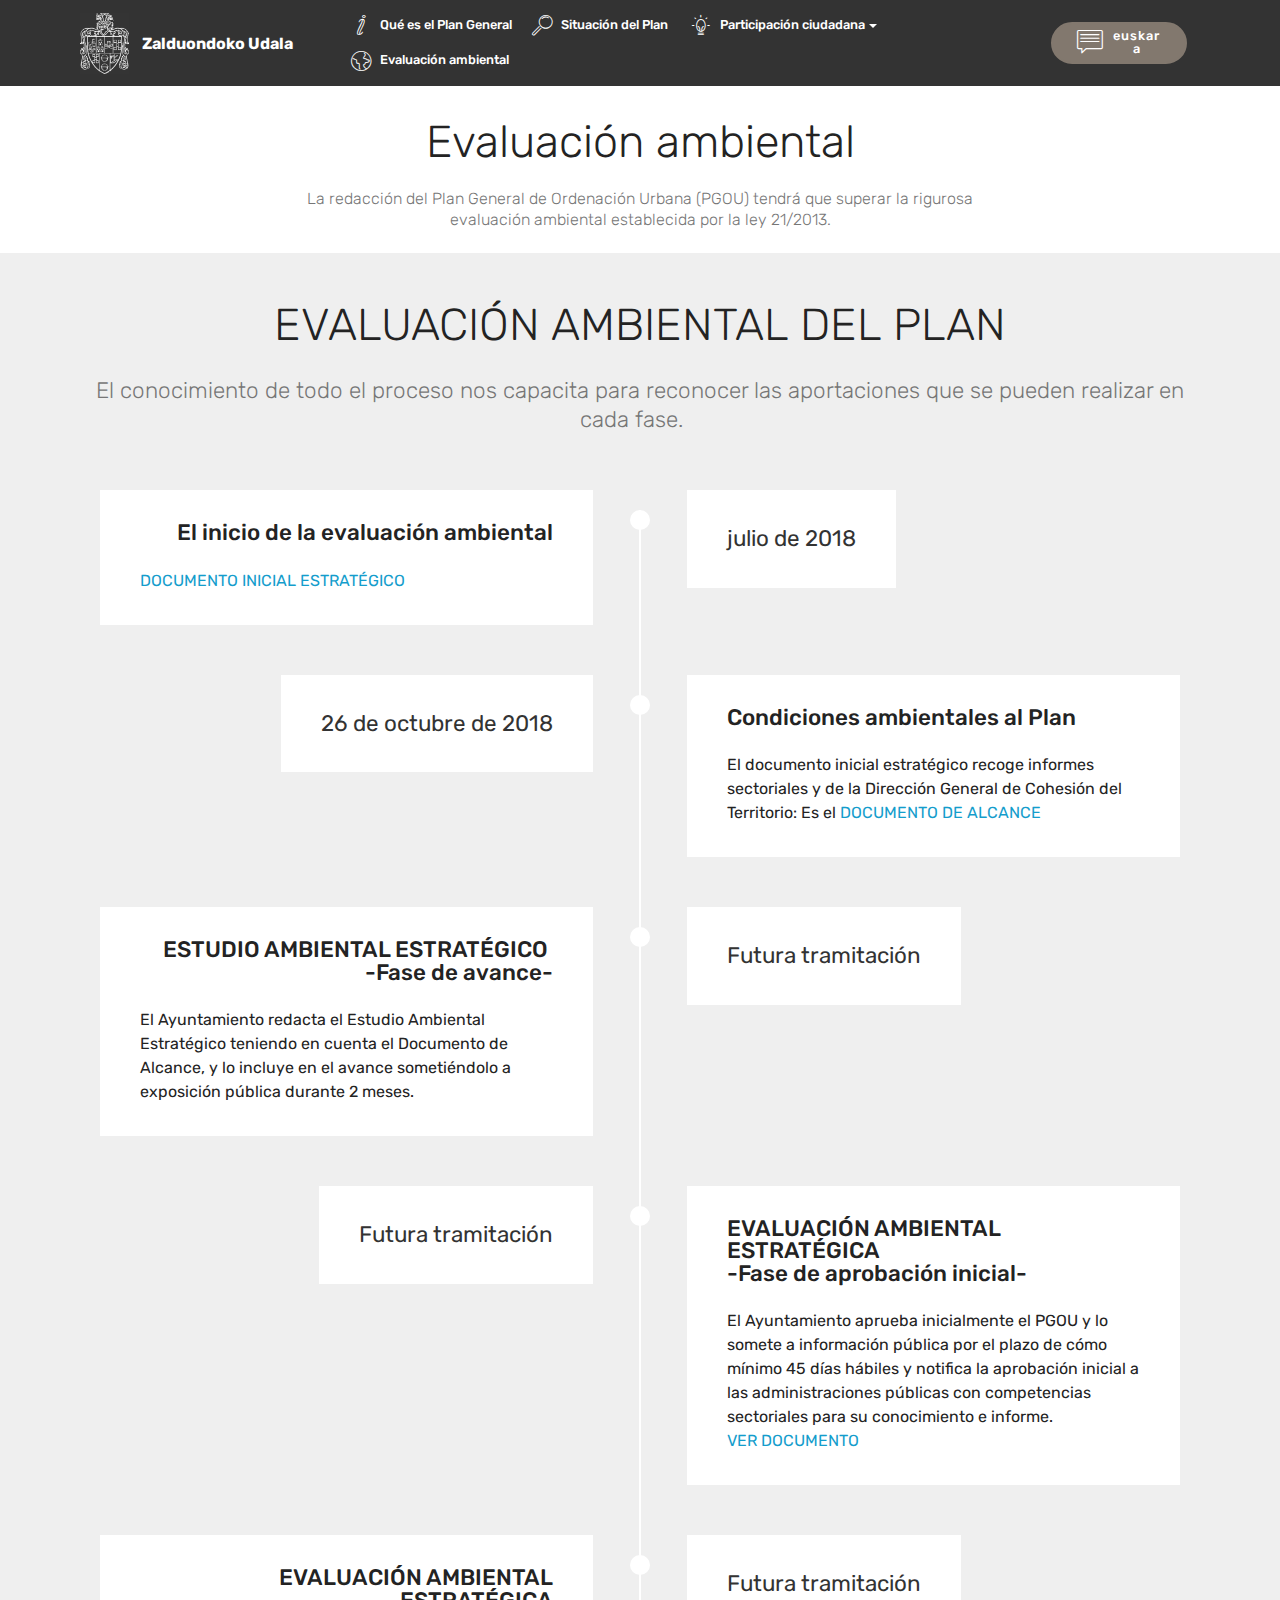
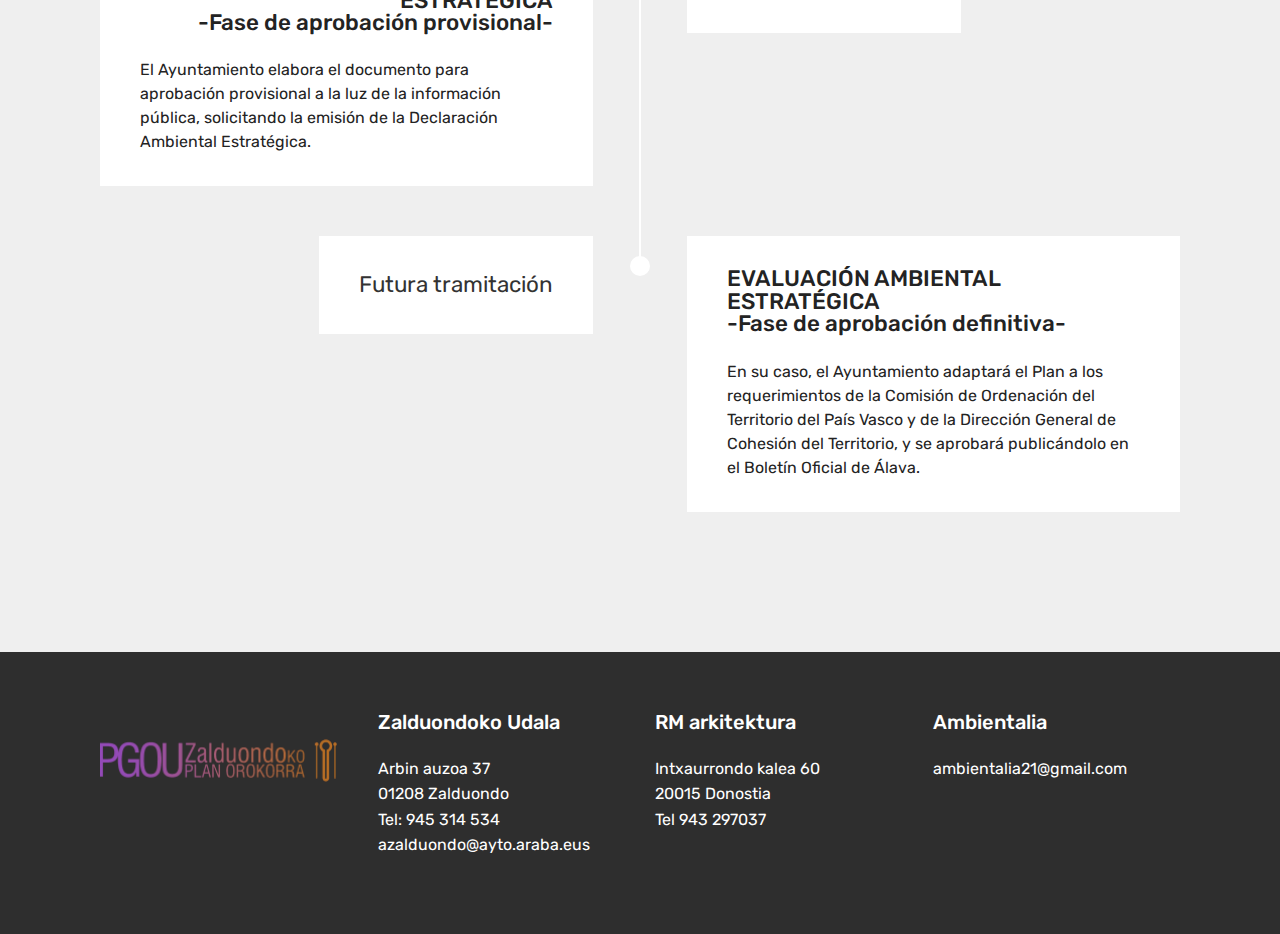
<file: page3.html>
<!DOCTYPE html>
<html  >
<head>
  <!-- Site made with Mobirise Website Builder v4.11.2, https://mobirise.com -->
  <meta charset="UTF-8">
  <meta http-equiv="X-UA-Compatible" content="IE=edge">
  <meta name="generator" content="Mobirise v4.11.2, mobirise.com">
  <meta name="viewport" content="width=device-width, initial-scale=1, minimum-scale=1">
  <link rel="shortcut icon" href="assets/images/armarria-ona-98x121.png" type="image/x-icon">
  <meta name="description" content="Web Page Builder Description">
  
  <title>Evaluación Ambiental</title>
  <link rel="stylesheet" href="assets/web/assets/mobirise-icons/mobirise-icons.css">
  <link rel="stylesheet" href="assets/bootstrap/css/bootstrap.min.css">
  <link rel="stylesheet" href="assets/bootstrap/css/bootstrap-grid.min.css">
  <link rel="stylesheet" href="assets/bootstrap/css/bootstrap-reboot.min.css">
  <link rel="stylesheet" href="assets/tether/tether.min.css">
  <link rel="stylesheet" href="assets/dropdown/css/style.css">
  <link rel="stylesheet" href="assets/socicon/css/styles.css">
  <link rel="stylesheet" href="assets/theme/css/style.css">
  <link rel="preload" as="style" href="assets/mobirise/css/mbr-additional.css"><link rel="stylesheet" href="assets/mobirise/css/mbr-additional.css" type="text/css">
  
  
  
</head>
<body>
  <section class="menu cid-rFacUae0Et" once="menu" id="menu1-1e">

    

    <nav class="navbar navbar-expand beta-menu navbar-dropdown align-items-center navbar-fixed-top navbar-toggleable-sm">
        <button class="navbar-toggler navbar-toggler-right" type="button" data-toggle="collapse" data-target="#navbarSupportedContent" aria-controls="navbarSupportedContent" aria-expanded="false" aria-label="Toggle navigation">
            <div class="hamburger">
                <span></span>
                <span></span>
                <span></span>
                <span></span>
            </div>
        </button>
        <div class="menu-logo">
            <div class="navbar-brand">
                <span class="navbar-logo">
                    <a href="https://mobirise.com">
                         <img src="assets/images/armarria-ona-98x121.png" alt="Mobirise" title="" style="height: 3.8rem;">
                    </a>
                </span>
                <span class="navbar-caption-wrap"><a class="navbar-caption text-white display-7" href="http://www.es.zalduondo-hapo.eus">Zalduondoko Udala<br></a></span>
            </div>
        </div>
        <div class="collapse navbar-collapse" id="navbarSupportedContent">
            <ul class="navbar-nav nav-dropdown" data-app-modern-menu="true"><li class="nav-item">
                    <a class="nav-link link text-white display-4" href="index.html#header4-e"><span class="mbri-italic mbr-iconfont mbr-iconfont-btn"></span>
                        
                        Qué es el Plan General</a>
                </li><li class="nav-item">
                    <a class="nav-link link text-white display-4" href="page2.html#content4-19">
                        <span class="mbri-search mbr-iconfont mbr-iconfont-btn"></span>Situación del Plan&nbsp;</a>
                </li><li class="nav-item dropdown"><a class="nav-link link text-white dropdown-toggle display-4" href="page1.html#content4-z" data-toggle="dropdown-submenu" aria-expanded="false"><span class="mbri-idea mbr-iconfont mbr-iconfont-btn"></span>Participación ciudadana</a><div class="dropdown-menu"><a class="text-white dropdown-item display-4" href="page1.html#timeline1-11">Proceso de participación ciudadana</a><a class="text-white dropdown-item display-4" href="page1.html#form1-y">Quiero realizar una aportación</a><a class="text-white dropdown-item display-4" href="page1.html#gallery2-1v">Fotos</a></div></li><li class="nav-item"><a class="nav-link link text-white display-4" href="page3.html"><span class="mbri-globe mbr-iconfont mbr-iconfont-btn"></span>
                        Evaluación ambiental</a></li></ul>
            <div class="navbar-buttons mbr-section-btn"><a class="btn btn-sm btn-info display-4" href="http://www.zalduondo-hapo.eus"><span class="mbri-chat mbr-iconfont mbr-iconfont-btn"></span>euskara</a></div>
        </div>
    </nav>
</section>

<section class="engine"><a href="https://mobirise.info/h">how to create a web page for free</a></section><section class="mbr-section content4 cid-rFacUaLlPv" id="content4-1f">

    

    <div class="container">
        <div class="media-container-row">
            <div class="title col-12 col-md-8">
                <h2 class="align-center pb-3 mbr-fonts-style display-2">Evaluación ambiental</h2>
                <h3 class="mbr-section-subtitle align-center mbr-light mbr-fonts-style display-7">La redacción del Plan General de Ordenación Urbana (PGOU) tendrá que superar la rigurosa  evaluación ambiental establecida por la ley 21/2013.</h3>
                
            </div>
        </div>
    </div>
</section>

<section class="timeline1 cid-rFacUbaB7Z" id="timeline1-1g">

    

    

    <div class="container align-center">
        <h2 class="mbr-section-title pb-3 mbr-fonts-style display-2">EVALUACIÓN AMBIENTAL DEL PLAN</h2>
        <h3 class="mbr-section-subtitle pb-5 mbr-fonts-style display-5">El conocimiento de todo el proceso nos capacita para reconocer las aportaciones que se pueden realizar en cada fase. &nbsp;&nbsp;</h3>

        <div class="container timelines-container" mbri-timelines="">
            <!--1-->
            <div class="row timeline-element reverse separline">
                 <div class="timeline-date-panel col-xs-12 col-md-6  align-left">         
                    <div class="time-line-date-content">
                        <p class="mbr-timeline-date mbr-fonts-style display-5">julio de 2018</p>
                    </div>
                </div>
           <span class="iconBackground"></span>
            <div class="col-xs-12 col-md-6 align-right">
                <div class="timeline-text-content">
                    <h4 class="mbr-timeline-title pb-3 mbr-fonts-style display-5">El inicio de la evaluación ambiental</h4>
                    <p class="mbr-timeline-text mbr-fonts-style display-7"><a href="assets/files/EAE_zalduondo_2018_07.pdf">DOCUMENTO INICIAL ESTRATÉGICO</a></p>
                 </div>
            </div>
            </div>
            <!--2-->
            <div class="row timeline-element  separline">
                <div class="timeline-date-panel col-xs-12 col-md-6 align-right">
                    <div class="time-line-date-content">
                        <p class="mbr-timeline-date mbr-fonts-style display-5">26 de octubre de 2018</p>
                    </div>
                </div>
                <span class="iconBackground"></span>
                <div class="col-xs-12 col-md-6 align-left ">
                    <div class="timeline-text-content">
                        <h4 class="mbr-timeline-title pb-3 mbr-fonts-style display-5">Condiciones ambientales al Plan</h4>
                        <p class="mbr-timeline-text mbr-fonts-style display-7">El documento inicial estratégico recoge informes sectoriales y de la Dirección General de Cohesión del Territorio: Es el <a href="assets/files/Documento.de Alcance.pdf">DOCUMENTO DE ALCANCE</a></p>
                    </div>
                </div>
            </div>
            <!--3-->
            <div class="row timeline-element reverse separline">
                <div class="timeline-date-panel col-xs-12 col-md-6  align-left">
                    <div class="time-line-date-content">
                        <p class="mbr-timeline-date mbr-fonts-style display-5">Futura tramitación</p>
                    </div>
                </div>
                <span class="iconBackground"></span>
                <div class="col-xs-12 col-md-6 align-right">
                    <div class="timeline-text-content">
                        <h4 class="mbr-timeline-title pb-3 mbr-fonts-style display-5"><div><span style="color: inherit; font-size: 1.4rem;">ESTUDIO AMBIENTAL ESTRATÉGICO&nbsp;</span></div><div>-Fase de avance-</div></h4>      
                        <p class="mbr-timeline-text mbr-fonts-style display-7">El Ayuntamiento redacta el Estudio Ambiental Estratégico teniendo en cuenta el Documento de Alcance, y lo incluye en el avance sometiéndolo a exposición pública durante 2 meses.<br></p>
                    </div>
                </div>
            </div>
            <!--4-->
            <div class="row timeline-element  separline">
                <div class="timeline-date-panel col-xs-12 col-md-6 align-right">
                    <div class="time-line-date-content">
                        <p class="mbr-timeline-date mbr-fonts-style display-5">
                            Futura tramitación</p>
                    </div>
                </div>
                <span class="iconBackground"></span>
                <div class="col-xs-12 col-md-6 align-left ">
                    <div class="timeline-text-content">
                        <h4 class="mbr-timeline-title pb-3 mbr-fonts-style display-5">EVALUACIÓN AMBIENTAL ESTRATÉGICA
<div>-Fase de aprobación inicial-</div></h4>
                        <p class="mbr-timeline-text mbr-fonts-style display-7">El Ayuntamiento aprueba inicialmente el PGOU y lo somete a información pública por el plazo de cómo mínimo 45 días hábiles y notifica la aprobación inicial a las administraciones públicas con competencias sectoriales para su conocimiento e informe.<br><a href="assets/files/DOCUMENTO-F32021-03.pdf">VER DOCUMENTO</a></p>
                    </div>
                </div>
            </div>
            <!--5-->
            <div class="row timeline-element reverse separline">
                <div class="timeline-date-panel col-xs-12 col-md-6  align-left">
                    <div class="time-line-date-content">
                        <p class="mbr-timeline-date mbr-fonts-style display-5">
                            Futura tramitación</p>
                    </div>
                </div>
                <span class="iconBackground"></span>
                <div class="col-xs-12 col-md-6 align-right">
                    <div class="timeline-text-content">
                        <h4 class="mbr-timeline-title pb-3 mbr-fonts-style display-5"><div>EVALUACIÓN AMBIENTAL ESTRATÉGICA
</div><div>-Fase de aprobación provisional-</div></h4>
                        <p class="mbr-timeline-text mbr-fonts-style display-7">El Ayuntamiento elabora el documento para aprobación provisional a la luz de la información pública, solicitando la emisión de la Declaración Ambiental Estratégica.</p>
                    </div>
                </div>
            </div>
            <!--6-->
            <div class="row timeline-element">
                <div class="timeline-date-panel col-xs-12 col-md-6 align-right">
                    <div class="time-line-date-content">
                       <p class="mbr-timeline-date mbr-fonts-style display-5">
                            Futura tramitación</p>
                    </div>
                </div>
                <span class="iconBackground"></span>
                <div class="col-xs-12 col-md-6 align-left ">
                    <div class="timeline-text-content">
                        <h4 class="mbr-timeline-title pb-3 mbr-fonts-style display-5">EVALUACIÓN AMBIENTAL ESTRATÉGICA
<div>-Fase de aprobación definitiva-</div></h4>
                        <p class="mbr-timeline-text mbr-fonts-style display-7">En su caso, el Ayuntamiento adaptará el Plan a los  requerimientos de la Comisión de Ordenación del Territorio del País Vasco y de la Dirección General de Cohesión del Territorio, y se aprobará publicándolo en el Boletín Oficial de Álava.</p>
                    </div>
                </div>
            </div>
            <!--7-->
            
            <!--8-->
            
            <!--9-->
            
            <!--10-->
            
            <!--11-->
            
            <!--12-->
            
        </div>
    </div>
</section>

<section class="cid-rFI27ntDwd" id="footer1-1m">

    

    

    <div class="container">
        <div class="media-container-row content text-white">
            <div class="col-12 col-md-3">
                <div class="media-wrap">
                    <a href="index.html#header2-1">
                        <img src="assets/images/logo-2-236x236.png" alt="Mobirise" title="">
                    </a>
                </div>
            </div>
            <div class="col-12 col-md-3 mbr-fonts-style display-7">
                <h5 class="pb-3">Zalduondoko Udala</h5>
                <p class="mbr-text">Arbin auzoa 37
<br>01208 Zalduondo
<br>Tel: 945 314 534
<br>azalduondo@ayto.araba.eus<br></p>
            </div>
            <div class="col-12 col-md-3 mbr-fonts-style display-7">
                <h5 class="pb-3">
                    RM arkitektura</h5>
                <p class="mbr-text">Intxaurrondo kalea 60<br>20015 Donostia<br>Tel 943 297037</p>
            </div>
            <div class="col-12 col-md-3 mbr-fonts-style display-7">
                <h5 class="pb-3">
                    Ambientalia</h5>
                <p class="mbr-text">ambientalia21@gmail.com</p>
            </div>
        </div>
        
    </div>
</section>


  <script src="assets/web/assets/jquery/jquery.min.js"></script>
  <script src="assets/popper/popper.min.js"></script>
  <script src="assets/bootstrap/js/bootstrap.min.js"></script>
  <script src="assets/tether/tether.min.js"></script>
  <script src="assets/smoothscroll/smooth-scroll.js"></script>
  <script src="assets/dropdown/js/nav-dropdown.js"></script>
  <script src="assets/dropdown/js/navbar-dropdown.js"></script>
  <script src="assets/touchswipe/jquery.touch-swipe.min.js"></script>
  <script src="assets/theme/js/script.js"></script>
  
  
</body>
</html>
</file>
<file: assets/web/assets/mobirise-icons/mobirise-icons.css>
@font-face {
  font-family: 'MobiriseIcons';
  src:  url('mobirise-icons.eot?spat4u');
  src:  url('mobirise-icons.eot?spat4u#iefix') format('embedded-opentype'),
    url('mobirise-icons.ttf?spat4u') format('truetype'),
    url('mobirise-icons.woff?spat4u') format('woff'),
    url('mobirise-icons.svg?spat4u#MobiriseIcons') format('svg');
  font-weight: normal;
  font-style: normal;
  font-display: swap;
}

[class^="mbri-"], [class*=" mbri-"] {
  /* use !important to prevent issues with browser extensions that change fonts */
  font-family: MobiriseIcons !important;
  speak: none;
  font-style: normal;
  font-weight: normal;
  font-variant: normal;
  text-transform: none;
  line-height: 1;

  /* Better Font Rendering =========== */
  -webkit-font-smoothing: antialiased;
  -moz-osx-font-smoothing: grayscale;
}

.mbri-add-submenu:before {
  content: "\e900";
}
.mbri-alert:before {
  content: "\e901";
}
.mbri-align-center:before {
  content: "\e902";
}
.mbri-align-justify:before {
  content: "\e903";
}
.mbri-align-left:before {
  content: "\e904";
}
.mbri-align-right:before {
  content: "\e905";
}
.mbri-android:before {
  content: "\e906";
}
.mbri-apple:before {
  content: "\e907";
}
.mbri-arrow-down:before {
  content: "\e908";
}
.mbri-arrow-next:before {
  content: "\e909";
}
.mbri-arrow-prev:before {
  content: "\e90a";
}
.mbri-arrow-up:before {
  content: "\e90b";
}
.mbri-bold:before {
  content: "\e90c";
}
.mbri-bookmark:before {
  content: "\e90d";
}
.mbri-bootstrap:before {
  content: "\e90e";
}
.mbri-briefcase:before {
  content: "\e90f";
}
.mbri-browse:before {
  content: "\e910";
}
.mbri-bulleted-list:before {
  content: "\e911";
}
.mbri-calendar:before {
  content: "\e912";
}
.mbri-camera:before {
  content: "\e913";
}
.mbri-cart-add:before {
  content: "\e914";
}
.mbri-cart-full:before {
  content: "\e915";
}
.mbri-cash:before {
  content: "\e916";
}
.mbri-change-style:before {
  content: "\e917";
}
.mbri-chat:before {
  content: "\e918";
}
.mbri-clock:before {
  content: "\e919";
}
.mbri-close:before {
  content: "\e91a";
}
.mbri-cloud:before {
  content: "\e91b";
}
.mbri-code:before {
  content: "\e91c";
}
.mbri-contact-form:before {
  content: "\e91d";
}
.mbri-credit-card:before {
  content: "\e91e";
}
.mbri-cursor-click:before {
  content: "\e91f";
}
.mbri-cust-feedback:before {
  content: "\e920";
}
.mbri-database:before {
  content: "\e921";
}
.mbri-delivery:before {
  content: "\e922";
}
.mbri-desktop:before {
  content: "\e923";
}
.mbri-devices:before {
  content: "\e924";
}
.mbri-down:before {
  content: "\e925";
}
.mbri-download:before {
  content: "\e989";
}
.mbri-drag-n-drop:before {
  content: "\e927";
}
.mbri-drag-n-drop2:before {
  content: "\e928";
}
.mbri-edit:before {
  content: "\e929";
}
.mbri-edit2:before {
  content: "\e92a";
}
.mbri-error:before {
  content: "\e92b";
}
.mbri-extension:before {
  content: "\e92c";
}
.mbri-features:before {
  content: "\e92d";
}
.mbri-file:before {
  content: "\e92e";
}
.mbri-flag:before {
  content: "\e92f";
}
.mbri-folder:before {
  content: "\e930";
}
.mbri-gift:before {
  content: "\e931";
}
.mbri-github:before {
  content: "\e932";
}
.mbri-globe:before {
  content: "\e933";
}
.mbri-globe-2:before {
  content: "\e934";
}
.mbri-growing-chart:before {
  content: "\e935";
}
.mbri-hearth:before {
  content: "\e936";
}
.mbri-help:before {
  content: "\e937";
}
.mbri-home:before {
  content: "\e938";
}
.mbri-hot-cup:before {
  content: "\e939";
}
.mbri-idea:before {
  content: "\e93a";
}
.mbri-image-gallery:before {
  content: "\e93b";
}
.mbri-image-slider:before {
  content: "\e93c";
}
.mbri-info:before {
  content: "\e93d";
}
.mbri-italic:before {
  content: "\e93e";
}
.mbri-key:before {
  content: "\e93f";
}
.mbri-laptop:before {
  content: "\e940";
}
.mbri-layers:before {
  content: "\e941";
}
.mbri-left-right:before {
  content: "\e942";
}
.mbri-left:before {
  content: "\e943";
}
.mbri-letter:before {
  content: "\e944";
}
.mbri-like:before {
  content: "\e945";
}
.mbri-link:before {
  content: "\e946";
}
.mbri-lock:before {
  content: "\e947";
}
.mbri-login:before {
  content: "\e948";
}
.mbri-logout:before {
  content: "\e949";
}
.mbri-magic-stick:before {
  content: "\e94a";
}
.mbri-map-pin:before {
  content: "\e94b";
}
.mbri-menu:before {
  content: "\e94c";
}
.mbri-mobile:before {
  content: "\e94d";
}
.mbri-mobile2:before {
  content: "\e94e";
}
.mbri-mobirise:before {
  content: "\e94f";
}
.mbri-more-horizontal:before {
  content: "\e950";
}
.mbri-more-vertical:before {
  content: "\e951";
}
.mbri-music:before {
  content: "\e952";
}
.mbri-new-file:before {
  content: "\e953";
}
.mbri-numbered-list:before {
  content: "\e954";
}
.mbri-opened-folder:before {
  content: "\e955";
}
.mbri-pages:before {
  content: "\e956";
}
.mbri-paper-plane:before {
  content: "\e957";
}
.mbri-paperclip:before {
  content: "\e958";
}
.mbri-photo:before {
  content: "\e959";
}
.mbri-photos:before {
  content: "\e95a";
}
.mbri-pin:before {
  content: "\e95b";
}
.mbri-play:before {
  content: "\e95c";
}
.mbri-plus:before {
  content: "\e95d";
}
.mbri-preview:before {
  content: "\e95e";
}
.mbri-print:before {
  content: "\e95f";
}
.mbri-protect:before {
  content: "\e960";
}
.mbri-question:before {
  content: "\e961";
}
.mbri-quote-left:before {
  content: "\e962";
}
.mbri-quote-right:before {
  content: "\e963";
}
.mbri-refresh:before {
  content: "\e964";
}
.mbri-responsive:before {
  content: "\e965";
}
.mbri-right:before {
  content: "\e966";
}
.mbri-rocket:before {
  content: "\e967";
}
.mbri-sad-face:before {
  content: "\e968";
}
.mbri-sale:before {
  content: "\e969";
}
.mbri-save:before {
  content: "\e96a";
}
.mbri-search:before {
  content: "\e96b";
}
.mbri-setting:before {
  content: "\e96c";
}
.mbri-setting2:before {
  content: "\e96d";
}
.mbri-setting3:before {
  content: "\e96e";
}
.mbri-share:before {
  content: "\e96f";
}
.mbri-shopping-bag:before {
  content: "\e970";
}
.mbri-shopping-basket:before {
  content: "\e971";
}
.mbri-shopping-cart:before {
  content: "\e972";
}
.mbri-sites:before {
  content: "\e973";
}
.mbri-smile-face:before {
  content: "\e974";
}
.mbri-speed:before {
  content: "\e975";
}
.mbri-star:before {
  content: "\e976";
}
.mbri-success:before {
  content: "\e977";
}
.mbri-sun:before {
  content: "\e978";
}
.mbri-sun2:before {
  content: "\e979";
}
.mbri-tablet:before {
  content: "\e97a";
}
.mbri-tablet-vertical:before {
  content: "\e97b";
}
.mbri-target:before {
  content: "\e97c";
}
.mbri-timer:before {
  content: "\e97d";
}
.mbri-to-ftp:before {
  content: "\e97e";
}
.mbri-to-local-drive:before {
  content: "\e97f";
}
.mbri-touch-swipe:before {
  content: "\e980";
}
.mbri-touch:before {
  content: "\e981";
}
.mbri-trash:before {
  content: "\e982";
}
.mbri-underline:before {
  content: "\e983";
}
.mbri-unlink:before {
  content: "\e984";
}
.mbri-unlock:before {
  content: "\e985";
}
.mbri-up-down:before {
  content: "\e986";
}
.mbri-up:before {
  content: "\e987";
}
.mbri-update:before {
  content: "\e988";
}
.mbri-upload:before {
 content: "\e926"; 
}
.mbri-user:before {
  content: "\e98a";
}
.mbri-user2:before {
  content: "\e98b";
}
.mbri-users:before {
  content: "\e98c";
}
.mbri-video:before {
  content: "\e98d";
}
.mbri-video-play:before {
  content: "\e98e";
}
.mbri-watch:before {
  content: "\e98f";
}
.mbri-website-theme:before {
  content: "\e990";
}
.mbri-wifi:before {
  content: "\e991";
}
.mbri-windows:before {
  content: "\e992";
}
.mbri-zoom-out:before {
  content: "\e993";
}
.mbri-redo:before {
  content: "\e994";
}
.mbri-undo:before {
  content: "\e995";
}
</file>
<file: assets/socicon/css/styles.css>
@charset "UTF-8";

@font-face {
  font-family: "socicon";
  src:url("../fonts/socicon.eot");
  src:url("../fonts/socicon.eot?#iefix") format("embedded-opentype"),
    url("../fonts/socicon.woff") format("woff"),
    url("../fonts/socicon.ttf") format("truetype"),
    url("../fonts/socicon.svg#socicon") format("svg");
  font-weight: normal;
  font-style: normal;
  font-display:swap;
}

[data-icon]:before {
  font-family: "socicon" !important;
  content: attr(data-icon);
  font-style: normal !important;
  font-weight: normal !important;
  font-variant: normal !important;
  text-transform: none !important;
  speak: none;
  line-height: 1;
  -webkit-font-smoothing: antialiased;
  -moz-osx-font-smoothing: grayscale;
}

[class^="socicon-"]:before,
[class*=" socicon-"]:before {
  font-family: "socicon" !important;
  font-style: normal !important;
  font-weight: normal !important;
  font-variant: normal !important;
  text-transform: none !important;
  speak: none;
  line-height: 1;
  -webkit-font-smoothing: antialiased;
  -moz-osx-font-smoothing: grayscale;
}

.socicon-modelmayhem:before {
  content: "\e000";
}
.socicon-mixcloud:before {
  content: "\e001";
}
.socicon-drupal:before {
  content: "\e002";
}
.socicon-swarm:before {
  content: "\e003";
}
.socicon-istock:before {
  content: "\e004";
}
.socicon-yammer:before {
  content: "\e005";
}
.socicon-ello:before {
  content: "\e006";
}
.socicon-stackoverflow:before {
  content: "\e007";
}
.socicon-persona:before {
  content: "\e008";
}
.socicon-triplej:before {
  content: "\e009";
}
.socicon-houzz:before {
  content: "\e00a";
}
.socicon-rss:before {
  content: "\e00b";
}
.socicon-paypal:before {
  content: "\e00c";
}
.socicon-odnoklassniki:before {
  content: "\e00d";
}
.socicon-airbnb:before {
  content: "\e00e";
}
.socicon-periscope:before {
  content: "\e00f";
}
.socicon-outlook:before {
  content: "\e010";
}
.socicon-coderwall:before {
  content: "\e011";
}
.socicon-tripadvisor:before {
  content: "\e012";
}
.socicon-appnet:before {
  content: "\e013";
}
.socicon-goodreads:before {
  content: "\e014";
}
.socicon-tripit:before {
  content: "\e015";
}
.socicon-lanyrd:before {
  content: "\e016";
}
.socicon-slideshare:before {
  content: "\e017";
}
.socicon-buffer:before {
  content: "\e018";
}
.socicon-disqus:before {
  content: "\e019";
}
.socicon-vkontakte:before {
  content: "\e01a";
}
.socicon-whatsapp:before {
  content: "\e01b";
}
.socicon-patreon:before {
  content: "\e01c";
}
.socicon-storehouse:before {
  content: "\e01d";
}
.socicon-pocket:before {
  content: "\e01e";
}
.socicon-mail:before {
  content: "\e01f";
}
.socicon-blogger:before {
  content: "\e020";
}
.socicon-technorati:before {
  content: "\e021";
}
.socicon-reddit:before {
  content: "\e022";
}
.socicon-dribbble:before {
  content: "\e023";
}
.socicon-stumbleupon:before {
  content: "\e024";
}
.socicon-digg:before {
  content: "\e025";
}
.socicon-envato:before {
  content: "\e026";
}
.socicon-behance:before {
  content: "\e027";
}
.socicon-delicious:before {
  content: "\e028";
}
.socicon-deviantart:before {
  content: "\e029";
}
.socicon-forrst:before {
  content: "\e02a";
}
.socicon-play:before {
  content: "\e02b";
}
.socicon-zerply:before {
  content: "\e02c";
}
.socicon-wikipedia:before {
  content: "\e02d";
}
.socicon-apple:before {
  content: "\e02e";
}
.socicon-flattr:before {
  content: "\e02f";
}
.socicon-github:before {
  content: "\e030";
}
.socicon-renren:before {
  content: "\e031";
}
.socicon-friendfeed:before {
  content: "\e032";
}
.socicon-newsvine:before {
  content: "\e033";
}
.socicon-identica:before {
  content: "\e034";
}
.socicon-bebo:before {
  content: "\e035";
}
.socicon-zynga:before {
  content: "\e036";
}
.socicon-steam:before {
  content: "\e037";
}
.socicon-xbox:before {
  content: "\e038";
}
.socicon-windows:before {
  content: "\e039";
}
.socicon-qq:before {
  content: "\e03a";
}
.socicon-douban:before {
  content: "\e03b";
}
.socicon-meetup:before {
  content: "\e03c";
}
.socicon-playstation:before {
  content: "\e03d";
}
.socicon-android:before {
  content: "\e03e";
}
.socicon-snapchat:before {
  content: "\e03f";
}
.socicon-twitter:before {
  content: "\e040";
}
.socicon-facebook:before {
  content: "\e041";
}
.socicon-googleplus:before {
  content: "\e042";
}
.socicon-pinterest:before {
  content: "\e043";
}
.socicon-foursquare:before {
  content: "\e044";
}
.socicon-yahoo:before {
  content: "\e045";
}
.socicon-skype:before {
  content: "\e046";
}
.socicon-yelp:before {
  content: "\e047";
}
.socicon-feedburner:before {
  content: "\e048";
}
.socicon-linkedin:before {
  content: "\e049";
}
.socicon-viadeo:before {
  content: "\e04a";
}
.socicon-xing:before {
  content: "\e04b";
}
.socicon-myspace:before {
  content: "\e04c";
}
.socicon-soundcloud:before {
  content: "\e04d";
}
.socicon-spotify:before {
  content: "\e04e";
}
.socicon-grooveshark:before {
  content: "\e04f";
}
.socicon-lastfm:before {
  content: "\e050";
}
.socicon-youtube:before {
  content: "\e051";
}
.socicon-vimeo:before {
  content: "\e052";
}
.socicon-dailymotion:before {
  content: "\e053";
}
.socicon-vine:before {
  content: "\e054";
}
.socicon-flickr:before {
  content: "\e055";
}
.socicon-500px:before {
  content: "\e056";
}
.socicon-wordpress:before {
  content: "\e058";
}
.socicon-tumblr:before {
  content: "\e059";
}
.socicon-twitch:before {
  content: "\e05a";
}
.socicon-8tracks:before {
  content: "\e05b";
}
.socicon-amazon:before {
  content: "\e05c";
}
.socicon-icq:before {
  content: "\e05d";
}
.socicon-smugmug:before {
  content: "\e05e";
}
.socicon-ravelry:before {
  content: "\e05f";
}
.socicon-weibo:before {
  content: "\e060";
}
.socicon-baidu:before {
  content: "\e061";
}
.socicon-angellist:before {
  content: "\e062";
}
.socicon-ebay:before {
  content: "\e063";
}
.socicon-imdb:before {
  content: "\e064";
}
.socicon-stayfriends:before {
  content: "\e065";
}
.socicon-residentadvisor:before {
  content: "\e066";
}
.socicon-google:before {
  content: "\e067";
}
.socicon-yandex:before {
  content: "\e068";
}
.socicon-sharethis:before {
  content: "\e069";
}
.socicon-bandcamp:before {
  content: "\e06a";
}
.socicon-itunes:before {
  content: "\e06b";
}
.socicon-deezer:before {
  content: "\e06c";
}
.socicon-telegram:before {
  content: "\e06e";
}
.socicon-openid:before {
  content: "\e06f";
}
.socicon-amplement:before {
  content: "\e070";
}
.socicon-viber:before {
  content: "\e071";
}
.socicon-zomato:before {
  content: "\e072";
}
.socicon-draugiem:before {
  content: "\e074";
}
.socicon-endomodo:before {
  content: "\e075";
}
.socicon-filmweb:before {
  content: "\e076";
}
.socicon-stackexchange:before {
  content: "\e077";
}
.socicon-wykop:before {
  content: "\e078";
}
.socicon-teamspeak:before {
  content: "\e079";
}
.socicon-teamviewer:before {
  content: "\e07a";
}
.socicon-ventrilo:before {
  content: "\e07b";
}
.socicon-younow:before {
  content: "\e07c";
}
.socicon-raidcall:before {
  content: "\e07d";
}
.socicon-mumble:before {
  content: "\e07e";
}
.socicon-medium:before {
  content: "\e06d";
}
.socicon-bebee:before {
  content: "\e07f";
}
.socicon-hitbox:before {
  content: "\e080";
}
.socicon-reverbnation:before {
  content: "\e081";
}
.socicon-formulr:before {
  content: "\e082";
}
.socicon-instagram:before {
  content: "\e057";
}
.socicon-battlenet:before {
  content: "\e083";
}
.socicon-chrome:before {
  content: "\e084";
}
.socicon-discord:before {
  content: "\e086";
}
.socicon-issuu:before {
  content: "\e087";
}
.socicon-macos:before {
  content: "\e088";
}
.socicon-firefox:before {
  content: "\e089";
}
.socicon-opera:before {
  content: "\e08d";
}
.socicon-keybase:before {
  content: "\e090";
}
.socicon-alliance:before {
  content: "\e091";
}
.socicon-livejournal:before {
  content: "\e092";
}
.socicon-googlephotos:before {
  content: "\e093";
}
.socicon-horde:before {
  content: "\e094";
}
.socicon-etsy:before {
  content: "\e095";
}
.socicon-zapier:before {
  content: "\e096";
}
.socicon-google-scholar:before {
  content: "\e097";
}
.socicon-researchgate:before {
  content: "\e098";
}
.socicon-wechat:before {
  content: "\e099";
}
.socicon-strava:before {
  content: "\e09a";
}
.socicon-line:before {
  content: "\e09b";
}
.socicon-lyft:before {
  content: "\e09c";
}
.socicon-uber:before {
  content: "\e09d";
}
.socicon-songkick:before {
  content: "\e09e";
}
.socicon-viewbug:before {
  content: "\e09f";
}
.socicon-googlegroups:before {
  content: "\e0a0";
}
.socicon-quora:before {
  content: "\e073";
}
.socicon-diablo:before {
  content: "\e085";
}
.socicon-blizzard:before {
  content: "\e0a1";
}
.socicon-hearthstone:before {
  content: "\e08b";
}
.socicon-heroes:before {
  content: "\e08a";
}
.socicon-overwatch:before {
  content: "\e08c";
}
.socicon-warcraft:before {
  content: "\e08e";
}
.socicon-starcraft:before {
  content: "\e08f";
}
.socicon-beam:before {
  content: "\e0a2";
}
.socicon-curse:before {
  content: "\e0a3";
}
.socicon-player:before {
  content: "\e0a4";
}
.socicon-streamjar:before {
  content: "\e0a5";
}
.socicon-nintendo:before {
  content: "\e0a6";
}
.socicon-hellocoton:before {
  content: "\e0a7";
}
</file>
<file: assets/dropdown/css/style.css>
.navbar-dropdown {
  left: 0;
  padding: 0;
  position: absolute;
  right: 0;
  top: 0;
  transition: all 0.45s ease;
  z-index: 1030;
  background: #282828; }
  .navbar-dropdown .navbar-logo {
    margin-right: 0.8rem;
    transition: margin 0.3s ease-in-out;
    vertical-align: middle; }
    .navbar-dropdown .navbar-logo img {
      height: 3.125rem;
      transition: all 0.3s ease-in-out; }
    .navbar-dropdown .navbar-logo.mbr-iconfont {
      font-size: 3.125rem;
      line-height: 3.125rem; }
  .navbar-dropdown .navbar-caption {
    font-weight: 700;
    white-space: normal;
    vertical-align: -4px;
    line-height: 3.125rem !important; }
    .navbar-dropdown .navbar-caption, .navbar-dropdown .navbar-caption:hover {
      color: inherit;
      text-decoration: none; }
  .navbar-dropdown .mbr-iconfont + .navbar-caption {
    vertical-align: -1px; }
  .navbar-dropdown.navbar-fixed-top {
    position: fixed; }
  .navbar-dropdown .navbar-brand span {
    vertical-align: -4px; }
  .navbar-dropdown.bg-color.transparent {
    background: none; }
  .navbar-dropdown.navbar-short .navbar-brand {
    padding: 0.625rem 0; }
    .navbar-dropdown.navbar-short .navbar-brand span {
      vertical-align: -1px; }
  .navbar-dropdown.navbar-short .navbar-caption {
    line-height: 2.375rem !important;
    vertical-align: -2px; }
  .navbar-dropdown.navbar-short .navbar-logo {
    margin-right: 0.5rem; }
    .navbar-dropdown.navbar-short .navbar-logo img {
      height: 2.375rem; }
    .navbar-dropdown.navbar-short .navbar-logo.mbr-iconfont {
      font-size: 2.375rem;
      line-height: 2.375rem; }
  .navbar-dropdown.navbar-short .mbr-table-cell {
    height: 3.625rem; }
  .navbar-dropdown .navbar-close {
    left: 0.6875rem;
    position: fixed;
    top: 0.75rem;
    z-index: 1000; }
  .navbar-dropdown .hamburger-icon {
    content: "";
    display: inline-block;
    vertical-align: middle;
    width: 16px;
    -webkit-box-shadow: 0 -6px 0 1px #282828,0 0 0 1px #282828,0 6px 0 1px #282828;
    -moz-box-shadow: 0 -6px 0 1px #282828,0 0 0 1px #282828,0 6px 0 1px #282828;
    box-shadow: 0 -6px 0 1px #282828,0 0 0 1px #282828,0 6px 0 1px #282828; }

.dropdown-menu .dropdown-toggle[data-toggle="dropdown-submenu"]::after {
  border-bottom: 0.35em solid transparent;
  border-left: 0.35em solid;
  border-right: 0;
  border-top: 0.35em solid transparent;
  margin-left: 0.3rem; }

.dropdown-menu .dropdown-item:focus {
  outline: 0; }

.nav-dropdown {
  font-size: 0.75rem;
  font-weight: 500;
  height: auto !important; }
  .nav-dropdown .nav-btn {
    padding-left: 1rem; }
  .nav-dropdown .link {
    margin: .667em 1.667em;
    font-weight: 500;
    padding: 0;
    transition: color .2s ease-in-out; }
    .nav-dropdown .link.dropdown-toggle {
      margin-right: 2.583em; }
      .nav-dropdown .link.dropdown-toggle::after {
        margin-left: .25rem;
        border-top: 0.35em solid;
        border-right: 0.35em solid transparent;
        border-left: 0.35em solid transparent;
        border-bottom: 0; }
      .nav-dropdown .link.dropdown-toggle[aria-expanded="true"] {
        margin: 0;
        padding: 0.667em 3.263em  0.667em 1.667em; }
  .nav-dropdown .link::after,
  .nav-dropdown .dropdown-item::after {
    color: inherit; }
  .nav-dropdown .btn {
    font-size: 0.75rem;
    font-weight: 700;
    letter-spacing: 0;
    margin-bottom: 0;
    padding-left: 1.25rem;
    padding-right: 1.25rem; }
  .nav-dropdown .dropdown-menu {
    border-radius: 0;
    border: 0;
    left: 0;
    margin: 0;
    padding-bottom: 1.25rem;
    padding-top: 1.25rem;
    position: relative; }
  .nav-dropdown .dropdown-submenu {
    margin-left: 0.125rem;
    top: 0; }
  .nav-dropdown .dropdown-item {
    font-weight: 500;
    line-height: 2;
    padding: 0.3846em 4.615em 0.3846em 1.5385em;
    position: relative;
    transition: color .2s ease-in-out, background-color .2s ease-in-out; }
    .nav-dropdown .dropdown-item::after {
      margin-top: -0.3077em;
      position: absolute;
      right: 1.1538em;
      top: 50%; }
    .nav-dropdown .dropdown-item:focus, .nav-dropdown .dropdown-item:hover {
      background: none; }

@media (max-width: 767px) {
  .nav-dropdown.navbar-toggleable-sm {
    bottom: 0;
    display: none;
    left: 0;
    overflow-x: hidden;
    position: fixed;
    top: 0;
    transform: translateX(-100%);
    -ms-transform: translateX(-100%);
    -webkit-transform: translateX(-100%);
    width: 18.75rem;
    z-index: 999; } }
.nav-dropdown.navbar-toggleable-xl {
  bottom: 0;
  display: none;
  left: 0;
  overflow-x: hidden;
  position: fixed;
  top: 0;
  transform: translateX(-100%);
  -ms-transform: translateX(-100%);
  -webkit-transform: translateX(-100%);
  width: 18.75rem;
  z-index: 999; }

.nav-dropdown-sm {
  display: block !important;
  overflow-x: hidden;
  overflow: auto;
  padding-top: 3.875rem; }
  .nav-dropdown-sm::after {
    content: "";
    display: block;
    height: 3rem;
    width: 100%; }
  .nav-dropdown-sm.collapse.in ~ .navbar-close {
    display: block !important; }
  .nav-dropdown-sm.collapsing, .nav-dropdown-sm.collapse.in {
    transform: translateX(0);
    -ms-transform: translateX(0);
    -webkit-transform: translateX(0);
    transition: all 0.25s ease-out;
    -webkit-transition: all 0.25s ease-out;
    background: #282828; }
  .nav-dropdown-sm.collapsing[aria-expanded="false"] {
    transform: translateX(-100%);
    -ms-transform: translateX(-100%);
    -webkit-transform: translateX(-100%); }
  .nav-dropdown-sm .nav-item {
    display: block;
    margin-left: 0 !important;
    padding-left: 0; }
  .nav-dropdown-sm .link,
  .nav-dropdown-sm .dropdown-item {
    border-top: 1px dotted rgba(255, 255, 255, 0.1);
    font-size: 0.8125rem;
    line-height: 1.6;
    margin: 0 !important;
    padding: 0.875rem 2.4rem 0.875rem 1.5625rem !important;
    position: relative;
    white-space: normal; }
    .nav-dropdown-sm .link:focus, .nav-dropdown-sm .link:hover,
    .nav-dropdown-sm .dropdown-item:focus,
    .nav-dropdown-sm .dropdown-item:hover {
      background: rgba(0, 0, 0, 0.2) !important;
      color: #c0a375; }
  .nav-dropdown-sm .nav-btn {
    position: relative;
    padding: 1.5625rem 1.5625rem 0 1.5625rem; }
    .nav-dropdown-sm .nav-btn::before {
      border-top: 1px dotted rgba(255, 255, 255, 0.1);
      content: "";
      left: 0;
      position: absolute;
      top: 0;
      width: 100%; }
    .nav-dropdown-sm .nav-btn + .nav-btn {
      padding-top: 0.625rem; }
      .nav-dropdown-sm .nav-btn + .nav-btn::before {
        display: none; }
  .nav-dropdown-sm .btn {
    padding: 0.625rem 0; }
  .nav-dropdown-sm .dropdown-toggle[data-toggle="dropdown-submenu"]::after {
    margin-left: .25rem;
    border-top: 0.35em solid;
    border-right: 0.35em solid transparent;
    border-left: 0.35em solid transparent;
    border-bottom: 0; }
  .nav-dropdown-sm .dropdown-toggle[data-toggle="dropdown-submenu"][aria-expanded="true"]::after {
    border-top: 0;
    border-right: 0.35em solid transparent;
    border-left: 0.35em solid transparent;
    border-bottom: 0.35em solid; }
  .nav-dropdown-sm .dropdown-menu {
    margin: 0;
    padding: 0;
    position: relative;
    top: 0;
    left: 0;
    width: 100%;
    border: 0;
    float: none;
    border-radius: 0;
    background: none; }
  .nav-dropdown-sm .dropdown-submenu {
    left: 100%;
    margin-left: 0.125rem;
    margin-top: -1.25rem;
    top: 0; }

.navbar-toggleable-sm .nav-dropdown .dropdown-menu {
  position: absolute; }

.navbar-toggleable-sm .nav-dropdown .dropdown-submenu {
  left: 100%;
  margin-left: 0.125rem;
  margin-top: -1.25rem;
  top: 0; }

.navbar-toggleable-sm.opened .nav-dropdown .dropdown-menu {
  position: relative; }

.navbar-toggleable-sm.opened .nav-dropdown .dropdown-submenu {
  left: 0;
  margin-left: 00rem;
  margin-top: 0rem;
  top: 0; }

.is-builder .nav-dropdown.collapsing {
  transition: none !important; }

/*# sourceMappingURL=style.css.map */
</file>
<file: assets/theme/css/style.css>
/*!
 * Mobirise v4 theme (https://mobirise.com/)
 * Copyright 2017 Mobirise
 */
section {
  background-color: #eeeeee; }

body {
  font-style: normal;
  line-height: 1.5; }

section,
.container,
.container-fluid {
  position: relative;
  word-wrap: break-word; }

a.mbr-iconfont:hover {
  text-decoration: none; }

.article .lead p,
.article .lead ul,
.article .lead ol,
.article .lead pre,
.article .lead blockquote {
  margin-bottom: 0; }

ul,
ol,
pre,
blockquote {
  margin-bottom: 2.3125rem; }

pre {
  background: #f4f4f4;
  padding: 10px 24px;
  white-space: pre-wrap; }

.inactive {
  -webkit-user-select: none;
  -moz-user-select: none;
  -ms-user-select: none;
  user-select: none;
  pointer-events: none;
  -webkit-user-drag: none;
  user-drag: none; }

.mbr-section__comments .row {
  justify-content: center;
  -webkit-justify-content: center; }

a {
  font-style: normal;
  font-weight: 400;
  cursor: pointer; }
  a, a:hover {
    text-decoration: none; }

figure {
  margin-bottom: 0; }

body {
  color: #232323; }

h1,
h2,
h3,
h4,
h5,
h6,
.h1,
.h2,
.h3,
.h4,
.h5,
.h6,
.display-1,
.display-2,
.display-3,
.display-4 {
  line-height: 1;
  word-break: break-word;
  word-wrap: break-word; }

.mbr-section-title {
  font-style: normal;
  line-height: 1.2; }

.mbr-section-subtitle {
  line-height: 1.3; }

.mbr-text {
  font-style: normal;
  line-height: 1.6; }

b,
strong {
  font-weight: bold; }

blockquote {
  padding: 10px 0 10px 20px;
  position: relative;
  border-left: 2px solid;
  border-color: #ff3366; }

input:-webkit-autofill, input:-webkit-autofill:hover, input:-webkit-autofill:focus, input:-webkit-autofill:active {
  transition-delay: 9999s;
  transition-property: background-color, color; }

textarea[type='hidden'] {
  display: none; }

body {
  position: relative; }

section {
  background-position: 50% 50%;
  background-repeat: no-repeat;
  background-size: cover; }
  section .mbr-background-video,
  section .mbr-background-video-preview {
    position: absolute;
    bottom: 0;
    left: 0;
    right: 0;
    top: 0; }

.hidden {
  visibility: hidden; }

.mbr-z-index20 {
  z-index: 20; }

/*! Base colors */
.mbr-white {
  color: #ffffff; }

.mbr-black {
  color: #000000; }

.mbr-bg-white {
  background-color: #ffffff; }

.mbr-bg-black {
  background-color: #000000; }

/*! Text-aligns */
.align-left {
  text-align: left; }

.align-center {
  text-align: center; }

.align-right {
  text-align: right; }

@media (max-width: 767px) {
  .align-left,
  .align-center,
  .align-right,
  .mbr-section-btn,
  .mbr-section-title {
    text-align: center; } }
/*! Font-weight  */
.mbr-light {
  font-weight: 300; }

.mbr-regular {
  font-weight: 400; }

.mbr-semibold {
  font-weight: 500; }

.mbr-bold {
  font-weight: 700; }

/*! Media  */
.media-size-item {
  -webkit-flex: 1 1 auto;
  -moz-flex: 1 1 auto;
  -ms-flex: 1 1 auto;
  -o-flex: 1 1 auto;
  flex: 1 1 auto; }

.media-content {
  -webkit-flex-basis: 100%;
  flex-basis: 100%; }

.media-container-row {
  display: -ms-flexbox;
  display: -webkit-flex;
  display: flex;
  -webkit-flex-direction: row;
  -ms-flex-direction: row;
  flex-direction: row;
  -webkit-flex-wrap: wrap;
  -ms-flex-wrap: wrap;
  flex-wrap: wrap;
  -webkit-justify-content: center;
  -ms-flex-pack: center;
  justify-content: center;
  -webkit-align-content: center;
  -ms-flex-line-pack: center;
  align-content: center;
  -webkit-align-items: start;
  -ms-flex-align: start;
  align-items: start; }
  .media-container-row .media-size-item {
    width: 400px; }

.media-container-column {
  display: -ms-flexbox;
  display: -webkit-flex;
  display: flex;
  -webkit-flex-direction: column;
  -ms-flex-direction: column;
  flex-direction: column;
  -webkit-flex-wrap: wrap;
  -ms-flex-wrap: wrap;
  flex-wrap: wrap;
  -webkit-justify-content: center;
  -ms-flex-pack: center;
  justify-content: center;
  -webkit-align-content: center;
  -ms-flex-line-pack: center;
  align-content: center;
  -webkit-align-items: stretch;
  -ms-flex-align: stretch;
  align-items: stretch; }
  .media-container-column > * {
    width: 100%; }

@media (min-width: 992px) {
  .media-container-row {
    -webkit-flex-wrap: nowrap;
    -ms-flex-wrap: nowrap;
    flex-wrap: nowrap; } }
figure {
  overflow: hidden; }

figure[mbr-media-size] {
  transition: width 0.1s; }

.mbr-figure img,
.mbr-figure iframe {
  display: block;
  width: 100%; }

.card {
  background-color: transparent;
  border: none; }

.card-box {
  width: 100%; }

.card-img {
  text-align: center;
  flex-shrink: 0;
  -webkit-flex-shrink: 0; }

.media {
  max-width: 100%;
  margin: 0 auto; }

.mbr-figure {
  -ms-flex-item-align: center;
  -ms-grid-row-align: center;
  -webkit-align-self: center;
  align-self: center; }

.media-container > div {
  max-width: 100%; }

.mbr-figure img,
.card-img img {
  width: 100%; }

@media (max-width: 991px) {
  .media-size-item {
    width: auto !important; }

  .media {
    width: auto; }

  .mbr-figure {
    width: 100% !important; } }
/*! Buttons */
.btn {
  font-weight: 500;
  border-width: 2px;
  font-style: normal;
  letter-spacing: 1px;
  margin: .4rem .8rem;
  white-space: normal;
  -webkit-transition: all .3s ease-in-out;
  -moz-transition: all .3s ease-in-out;
  transition: all .3s ease-in-out;
  display: inline-flex;
  align-items: center;
  justify-content: center;
  word-break: break-word;
  -webkit-align-items: center;
  -webkit-justify-content: center;
  display: -webkit-inline-flex; }

.btn-sm {
  font-weight: 500;
  letter-spacing: 1px;
  -webkit-transition: all .3s ease-in-out;
  -moz-transition: all .3s ease-in-out;
  transition: all .3s ease-in-out; }

.btn-md {
  font-weight: 500;
  letter-spacing: 1px;
  margin: .4rem .8rem !important;
  -webkit-transition: all .3s ease-in-out;
  -moz-transition: all .3s ease-in-out;
  transition: all .3s ease-in-out; }

.btn-lg {
  font-weight: 500;
  letter-spacing: 1px;
  margin: .4rem .8rem !important;
  -webkit-transition: all .3s ease-in-out;
  -moz-transition: all .3s ease-in-out;
  transition: all .3s ease-in-out; }

.mbr-section-btn {
  margin-left: -0.25rem;
  margin-right: -0.25rem;
  font-size: 0; }

nav .mbr-section-btn {
  margin-left: 0rem;
  margin-right: 0rem; }

.btn-form {
  border-radius: 0; }
  .btn-form:hover {
    cursor: pointer; }

/*! Btn icon margin */
.btn .mbr-iconfont,
.btn.btn-sm .mbr-iconfont {
  cursor: pointer;
  margin-right: 0.5rem; }

.btn.btn-md .mbr-iconfont,
.btn.btn-md .mbr-iconfont {
  margin-right: 0.8rem; }

.mbr-regular {
  font-weight: 400; }

.mbr-semibold {
  font-weight: 500; }

.mbr-bold {
  font-weight: 700; }

[type='submit'] {
  -webkit-appearance: none; }

/*! Full-screen */
.mbr-fullscreen .mbr-overlay {
  min-height: 100vh; }

.mbr-fullscreen {
  display: flex;
  display: -webkit-flex;
  display: -moz-flex;
  display: -ms-flex;
  display: -o-flex;
  align-items: center;
  -webkit-align-items: center;
  min-height: 100vh;
  padding-top: 3rem;
  padding-bottom: 3rem; }

/*! Map */
.map {
  height: 25rem;
  position: relative; }
  .map iframe {
    width: 100%;
    height: 100%; }

.mbr-overlay {
  background-color: #000;
  bottom: 0;
  left: 0;
  opacity: .5;
  position: absolute;
  right: 0;
  top: 0;
  z-index: 0;
  pointer-events: none; }

/* Form */
blockquote {
  font-style: italic;
  padding: 10px 0 10px 20px;
  font-size: 1.09rem;
  position: relative;
  border-width: 3px; }

.form-control {
  background-color: #f5f5f5;
  box-shadow: none;
  color: #565656;
  line-height: 1.43;
  min-height: 3.5em;
  padding: 1.07em .5em; }
  .form-control, .form-control:focus {
    border: 1px solid #e8e8e8; }
  .form-active .form-control:invalid {
    border-color: red; }

.form-control-label {
  position: relative;
  cursor: pointer;
  margin-bottom: .357em;
  padding: 0; }

.alert {
  color: #ffffff;
  border-radius: 0;
  border: 0;
  font-size: .875rem;
  line-height: 1.5;
  margin-bottom: 1.875rem;
  padding: 1.25rem;
  position: relative; }
  .alert.alert-form::after {
    background-color: inherit;
    bottom: -7px;
    content: "";
    display: block;
    height: 14px;
    left: 50%;
    margin-left: -7px;
    position: absolute;
    transform: rotate(45deg);
    width: 14px;
    -webkit-transform: rotate(45deg); }

.form-asterisk {
  font-family: initial;
  position: absolute;
  top: -2px;
  font-weight: normal; }

/*! Scroll to top arrow */
#scrollToTop a i:before {
  content: '';
  position: absolute;
  height: 40%;
  top: 25%;
  background: #fff;
  width: 2px;
  left: calc(50% - 1px); }
#scrollToTop a i:after {
  content: '';
  position: absolute;
  display: block;
  border-top: 2px solid #fff;
  border-right: 2px solid #fff;
  width: 40%;
  height: 40%;
  left: 30%;
  bottom: 30%;
  transform: rotate(135deg);
  -webkit-transform: rotate(135deg); }

.mbr-arrow-up {
  bottom: 25px;
  right: 90px;
  position: fixed;
  text-align: right;
  z-index: 5000;
  color: #ffffff;
  font-size: 32px;
  transform: rotate(180deg);
  -webkit-transform: rotate(180deg); }

.mbr-arrow-up a {
  background: rgba(0, 0, 0, 0.2);
  border-radius: 3px;
  color: #fff;
  display: inline-block;
  height: 60px;
  width: 60px;
  outline-style: none !important;
  position: relative;
  text-decoration: none;
  transition: all 0.3s ease-in-out;
  cursor: pointer;
  text-align: center; }
  .mbr-arrow-up a:hover {
    background-color: rgba(0, 0, 0, 0.4); }
  .mbr-arrow-up a i {
    line-height: 60px; }

.mbr-arrow-up-icon {
  display: block;
  color: #fff; }

.mbr-arrow-up-icon::before {
  content: '\203a';
  display: inline-block;
  font-family: serif;
  font-size: 32px;
  line-height: 1;
  font-style: normal;
  position: relative;
  top: 6px;
  left: -4px;
  -webkit-transform: rotate(-90deg);
  transform: rotate(-90deg); }

/*! Arrow Down */
.mbr-arrow {
  position: absolute;
  bottom: 45px;
  left: 50%;
  width: 60px;
  height: 60px;
  cursor: pointer;
  background-color: rgba(80, 80, 80, 0.5);
  border-radius: 50%;
  -webkit-transform: translateX(-50%);
  transform: translateX(-50%); }
  .mbr-arrow > a {
    display: inline-block;
    text-decoration: none;
    outline-style: none;
    -webkit-animation: arrowdown 1.7s ease-in-out infinite;
    animation: arrowdown 1.7s ease-in-out infinite; }
    .mbr-arrow > a > i {
      position: absolute;
      top: -2px;
      left: 15px;
      font-size: 2rem; }

@keyframes arrowdown {
  0% {
    transform: translateY(0px);
    -webkit-transform: translateY(0px); }
  50% {
    transform: translateY(-5px);
    -webkit-transform: translateY(-5px); }
  100% {
    transform: translateY(0px);
    -webkit-transform: translateY(0px); } }
@-webkit-keyframes arrowdown {
  0% {
    transform: translateY(0px);
    -webkit-transform: translateY(0px); }
  50% {
    transform: translateY(-5px);
    -webkit-transform: translateY(-5px); }
  100% {
    transform: translateY(0px);
    -webkit-transform: translateY(0px); } }
@media (max-width: 500px) {
  .mbr-arrow-up {
    left: 50%;
    right: auto;
    transform: translateX(-50%) rotate(180deg);
    -webkit-transform: translateX(-50%) rotate(180deg); } }
/*Gradients animation*/
@keyframes gradient-animation {
  from {
    background-position: 0% 100%;
    animation-timing-function: ease-in-out; }
  to {
    background-position: 100% 0%;
    animation-timing-function: ease-in-out; } }
@-webkit-keyframes gradient-animation {
  from {
    background-position: 0% 100%;
    animation-timing-function: ease-in-out; }
  to {
    background-position: 100% 0%;
    animation-timing-function: ease-in-out; } }
.bg-gradient {
  background-size: 200% 200%;
  animation: gradient-animation 5s infinite alternate;
  -webkit-animation: gradient-animation 5s infinite alternate; }

.menu .navbar-brand {
  display: -webkit-flex; }
  .menu .navbar-brand span {
    display: flex;
    display: -webkit-flex; }
  .menu .navbar-brand .navbar-caption-wrap {
    display: -webkit-flex; }
  .menu .navbar-brand .navbar-logo img {
    display: -webkit-flex; }
@media (min-width: 768px) and (max-width: 1023px) {
  .menu .navbar-toggleable-sm .navbar-nav {
    display: -webkit-box;
    display: -webkit-flex;
    display: -ms-flexbox; } }
@media (max-width: 1023px) {
  .menu .navbar-collapse {
    max-height: 93.5vh; }
    .menu .navbar-collapse.show {
      overflow: auto; } }
@media (min-width: 1024px) {
  .menu .navbar-nav.nav-dropdown {
    display: -webkit-flex; }
  .menu .navbar-toggleable-sm .navbar-collapse {
    display: -webkit-flex !important; }
  .menu .collapsed .navbar-collapse {
    max-height: 93.5vh; }
    .menu .collapsed .navbar-collapse.show {
      overflow: auto; } }
@media (max-width: 767px) {
  .menu .navbar-collapse {
    max-height: 80vh; } }

/* Others*/
.note-check a[data-value=Rubik] {
  font-style: normal; }

.mbr-arrow a {
  color: #ffffff; }

@media (max-width: 767px) {
  .mbr-arrow {
    display: none; } }
.navbar {
  display: -webkit-flex;
  -webkit-flex-wrap: wrap;
  -webkit-align-items: center;
  -webkit-justify-content: space-between; }

.navbar-collapse {
  -webkit-flex-basis: 100%;
  -webkit-flex-grow: 1;
  -webkit-align-items: center; }

.nav-dropdown .link {
  padding: 0.667em 1.667em !important;
  margin: 0 !important; }

.nav {
  display: -webkit-flex;
  -webkit-flex-wrap: wrap; }

.row {
  display: -webkit-flex;
  -webkit-flex-wrap: wrap; }

.justify-content-center {
  -webkit-justify-content: center; }

.form-inline {
  display: -webkit-flex;
  -webkit-flex-flow: row wrap;
  -webkit-align-items: center; }

.card-wrapper {
  -webkit-flex: 1; }

.carousel-control {
  z-index: 10;
  display: -webkit-flex;
  -webkit-align-items: center;
  -webkit-justify-content: center; }

.carousel-controls {
  display: -webkit-flex; }

.media {
  display: -webkit-flex; }

.form-group:focus {
  outline: none; }

.jq-selectbox__select {
  padding: 1.07em 0.5em;
  position: absolute;
  top: 0;
  left: 0;
  width: 100%; }

.jq-selectbox__dropdown {
  position: absolute;
  top: 100% !important;
  left: 0 !important;
  width: 100% !important; }

.jq-selectbox__trigger-arrow {
  transform: translateY(-50%); }

.jq-selectbox li {
  padding: 1.07em 0.5em; }

input[type='range'] {
  padding-left: 0 !important;
  padding-right: 0 !important; }

.modal-dialog,
.modal-content {
  height: 100%; }

.modal-dialog .carousel-inner {
  height: calc(100vh - 1.75rem); }
  @media (max-width: 575px) {
    .modal-dialog .carousel-inner {
      height: calc(100vh - 1rem); } }

.carousel-item {
  text-align: center; }

.carousel-item img {
  margin: auto; }

.navbar-toggler {
  -webkit-align-self: flex-start;
  -ms-flex-item-align: start;
  align-self: flex-start;
  padding: 0.25rem 0.75rem;
  font-size: 1.25rem;
  line-height: 1;
  background: transparent;
  border: 1px solid transparent;
  -webkit-border-radius: 0.25rem;
  border-radius: 0.25rem; }

.navbar-toggler:focus,
.navbar-toggler:hover {
  text-decoration: none; }

.navbar-toggler-icon {
  display: inline-block;
  width: 1.5em;
  height: 1.5em;
  vertical-align: middle;
  content: '';
  background: no-repeat center center;
  -webkit-background-size: 100% 100%;
  -o-background-size: 100% 100%;
  background-size: 100% 100%; }

.navbar-toggler-left {
  position: absolute;
  left: 1rem; }

.navbar-toggler-right {
  position: absolute;
  right: 1rem; }

@media (max-width: 575px) {
  .navbar-toggleable .navbar-nav .dropdown-menu {
    position: static;
    float: none; }

  .navbar-toggleable > .container {
    padding-right: 0;
    padding-left: 0; } }
@media (min-width: 576px) {
  .navbar-toggleable {
    -webkit-box-orient: horizontal;
    -webkit-box-direction: normal;
    -webkit-flex-direction: row;
    -ms-flex-direction: row;
    flex-direction: row;
    -webkit-flex-wrap: nowrap;
    -ms-flex-wrap: nowrap;
    flex-wrap: nowrap;
    -webkit-box-align: center;
    -webkit-align-items: center;
    -ms-flex-align: center;
    align-items: center; }

  .navbar-toggleable .navbar-nav {
    -webkit-box-orient: horizontal;
    -webkit-box-direction: normal;
    -webkit-flex-direction: row;
    -ms-flex-direction: row;
    flex-direction: row; }

  .navbar-toggleable .navbar-nav .nav-link {
    padding-right: 0.5rem;
    padding-left: 0.5rem; }

  .navbar-toggleable > .container {
    display: -webkit-box;
    display: -webkit-flex;
    display: -ms-flexbox;
    display: flex;
    -webkit-flex-wrap: nowrap;
    -ms-flex-wrap: nowrap;
    flex-wrap: nowrap;
    -webkit-box-align: center;
    -webkit-align-items: center;
    -ms-flex-align: center;
    align-items: center; }

  .navbar-toggleable .navbar-collapse {
    display: -webkit-box !important;
    display: -webkit-flex !important;
    display: -ms-flexbox !important;
    display: flex !important;
    width: 100%; }

  .navbar-toggleable .navbar-toggler {
    display: none; } }
@media (max-width: 767px) {
  .navbar-toggleable-sm .navbar-nav .dropdown-menu {
    position: static;
    float: none; }

  .navbar-toggleable-sm > .container {
    padding-right: 0;
    padding-left: 0; } }
@media (min-width: 768px) {
  .navbar-toggleable-sm {
    -webkit-box-orient: horizontal;
    -webkit-box-direction: normal;
    -webkit-flex-direction: row;
    -ms-flex-direction: row;
    flex-direction: row;
    -webkit-flex-wrap: nowrap;
    -ms-flex-wrap: nowrap;
    flex-wrap: nowrap;
    -webkit-box-align: center;
    -webkit-align-items: center;
    -ms-flex-align: center;
    align-items: center; }

  .navbar-toggleable-sm .navbar-nav {
    -webkit-box-orient: horizontal;
    -webkit-box-direction: normal;
    -webkit-flex-direction: row;
    -ms-flex-direction: row;
    flex-direction: row; }

  .navbar-toggleable-sm .navbar-nav .nav-link {
    padding-right: 0.5rem;
    padding-left: 0.5rem; }

  .navbar-toggleable-sm > .container {
    display: -webkit-box;
    display: -webkit-flex;
    display: -ms-flexbox;
    display: flex;
    -webkit-flex-wrap: nowrap;
    -ms-flex-wrap: nowrap;
    flex-wrap: nowrap;
    -webkit-box-align: center;
    -webkit-align-items: center;
    -ms-flex-align: center;
    align-items: center; }

  .navbar-toggleable-sm .navbar-collapse {
    display: none;
    width: 100%; }

  .navbar-toggleable-sm .navbar-toggler {
    display: none; } }
@media (max-width: 1023px) {
  .navbar-toggleable-md .navbar-nav .dropdown-menu {
    position: static;
    float: none; }

  .navbar-toggleable-md > .container {
    padding-right: 0;
    padding-left: 0; } }
@media (min-width: 1024px) {
  .navbar-toggleable-md {
    -webkit-box-orient: horizontal;
    -webkit-box-direction: normal;
    -webkit-flex-direction: row;
    -ms-flex-direction: row;
    flex-direction: row;
    -webkit-flex-wrap: nowrap;
    -ms-flex-wrap: nowrap;
    flex-wrap: nowrap;
    -webkit-box-align: center;
    -webkit-align-items: center;
    -ms-flex-align: center;
    align-items: center; }

  .navbar-toggleable-md .navbar-nav {
    -webkit-box-orient: horizontal;
    -webkit-box-direction: normal;
    -webkit-flex-direction: row;
    -ms-flex-direction: row;
    flex-direction: row; }

  .navbar-toggleable-md .navbar-nav .nav-link {
    padding-right: 0.5rem;
    padding-left: 0.5rem; }

  .navbar-toggleable-md > .container {
    display: -webkit-box;
    display: -webkit-flex;
    display: -ms-flexbox;
    display: flex;
    -webkit-flex-wrap: nowrap;
    -ms-flex-wrap: nowrap;
    flex-wrap: nowrap;
    -webkit-box-align: center;
    -webkit-align-items: center;
    -ms-flex-align: center;
    align-items: center; }

  .navbar-toggleable-md .navbar-collapse {
    display: -webkit-box !important;
    display: -webkit-flex !important;
    display: -ms-flexbox !important;
    display: flex !important;
    width: 100%; }

  .navbar-toggleable-md .navbar-toggler {
    display: none; } }
@media (max-width: 1199px) {
  .navbar-toggleable-lg .navbar-nav .dropdown-menu {
    position: static;
    float: none; }

  .navbar-toggleable-lg > .container {
    padding-right: 0;
    padding-left: 0; } }
@media (min-width: 1200px) {
  .navbar-toggleable-lg {
    -webkit-box-orient: horizontal;
    -webkit-box-direction: normal;
    -webkit-flex-direction: row;
    -ms-flex-direction: row;
    flex-direction: row;
    -webkit-flex-wrap: nowrap;
    -ms-flex-wrap: nowrap;
    flex-wrap: nowrap;
    -webkit-box-align: center;
    -webkit-align-items: center;
    -ms-flex-align: center;
    align-items: center; }

  .navbar-toggleable-lg .navbar-nav {
    -webkit-box-orient: horizontal;
    -webkit-box-direction: normal;
    -webkit-flex-direction: row;
    -ms-flex-direction: row;
    flex-direction: row; }

  .navbar-toggleable-lg .navbar-nav .nav-link {
    padding-right: 0.5rem;
    padding-left: 0.5rem; }

  .navbar-toggleable-lg > .container {
    display: -webkit-box;
    display: -webkit-flex;
    display: -ms-flexbox;
    display: flex;
    -webkit-flex-wrap: nowrap;
    -ms-flex-wrap: nowrap;
    flex-wrap: nowrap;
    -webkit-box-align: center;
    -webkit-align-items: center;
    -ms-flex-align: center;
    align-items: center; }

  .navbar-toggleable-lg .navbar-collapse {
    display: -webkit-box !important;
    display: -webkit-flex !important;
    display: -ms-flexbox !important;
    display: flex !important;
    width: 100%; }

  .navbar-toggleable-lg .navbar-toggler {
    display: none; } }
.navbar-toggleable-xl {
  -webkit-box-orient: horizontal;
  -webkit-box-direction: normal;
  -webkit-flex-direction: row;
  -ms-flex-direction: row;
  flex-direction: row;
  -webkit-flex-wrap: nowrap;
  -ms-flex-wrap: nowrap;
  flex-wrap: nowrap;
  -webkit-box-align: center;
  -webkit-align-items: center;
  -ms-flex-align: center;
  align-items: center; }

.navbar-toggleable-xl .navbar-nav .dropdown-menu {
  position: static;
  float: none; }

.navbar-toggleable-xl > .container {
  padding-right: 0;
  padding-left: 0; }

.navbar-toggleable-xl .navbar-nav {
  -webkit-box-orient: horizontal;
  -webkit-box-direction: normal;
  -webkit-flex-direction: row;
  -ms-flex-direction: row;
  flex-direction: row; }

.navbar-toggleable-xl .navbar-nav .nav-link {
  padding-right: 0.5rem;
  padding-left: 0.5rem; }

.navbar-toggleable-xl > .container {
  display: -webkit-box;
  display: -webkit-flex;
  display: -ms-flexbox;
  display: flex;
  -webkit-flex-wrap: nowrap;
  -ms-flex-wrap: nowrap;
  flex-wrap: nowrap;
  -webkit-box-align: center;
  -webkit-align-items: center;
  -ms-flex-align: center;
  align-items: center; }

.navbar-toggleable-xl .navbar-collapse {
  display: -webkit-box !important;
  display: -webkit-flex !important;
  display: -ms-flexbox !important;
  display: flex !important;
  width: 100%; }

.navbar-toggleable-xl .navbar-toggler {
  display: none; }

.card-img {
  width: auto; }

.menu .navbar.collapsed:not(.beta-menu) {
  flex-direction: column;
  -webkit-flex-direction: column; }

.carousel-item.active,
.carousel-item-next,
.carousel-item-prev {
  display: -webkit-box;
  display: -webkit-flex;
  display: -ms-flexbox;
  display: flex; }

.note-air-layout .dropup .dropdown-menu,
.note-air-layout .navbar-fixed-bottom .dropdown .dropdown-menu {
  bottom: initial !important; }

html,
body {
  height: auto;
  min-height: 100vh; }

.dropup .dropdown-toggle::after {
  display: none; }

/*# sourceMappingURL=style.css.map */
.engine {
	position: absolute;
	text-indent: -2400px;
	text-align: center;
	padding: 0;
	top: 0;
	left: -2400px;
}
</file>
<file: assets/mobirise/css/mbr-additional.css>
@import url(https://fonts.googleapis.com/css?family=Rubik:300,300i,400,400i,500,500i,700,700i,900,900i&display=swap);





body {
  font-family: Rubik;
}
.display-1 {
  font-family: 'Rubik', sans-serif;
  font-size: 3.2rem;
  font-display: swap;
}
.display-1 > .mbr-iconfont {
  font-size: 5.12rem;
}
.display-2 {
  font-family: 'Rubik', sans-serif;
  font-size: 2.8rem;
  font-display: swap;
}
.display-2 > .mbr-iconfont {
  font-size: 4.48rem;
}
.display-4 {
  font-family: 'Rubik', sans-serif;
  font-size: 0.8rem;
  font-display: swap;
}
.display-4 > .mbr-iconfont {
  font-size: 1.28rem;
}
.display-5 {
  font-family: 'Rubik', sans-serif;
  font-size: 1.4rem;
  font-display: swap;
}
.display-5 > .mbr-iconfont {
  font-size: 2.24rem;
}
.display-7 {
  font-family: 'Rubik', sans-serif;
  font-size: 1rem;
  font-display: swap;
}
.display-7 > .mbr-iconfont {
  font-size: 1.6rem;
}
/* ---- Fluid typography for mobile devices ---- */
/* 1.4 - font scale ratio ( bootstrap == 1.42857 ) */
/* 100vw - current viewport width */
/* (48 - 20)  48 == 48rem == 768px, 20 == 20rem == 320px(minimal supported viewport) */
/* 0.65 - min scale variable, may vary */
@media (max-width: 768px) {
  .display-1 {
    font-size: 2.56rem;
    font-size: calc( 1.77rem + (3.2 - 1.77) * ((100vw - 20rem) / (48 - 20)));
    line-height: calc( 1.4 * (1.77rem + (3.2 - 1.77) * ((100vw - 20rem) / (48 - 20))));
  }
  .display-2 {
    font-size: 2.24rem;
    font-size: calc( 1.63rem + (2.8 - 1.63) * ((100vw - 20rem) / (48 - 20)));
    line-height: calc( 1.4 * (1.63rem + (2.8 - 1.63) * ((100vw - 20rem) / (48 - 20))));
  }
  .display-4 {
    font-size: 0.64rem;
    font-size: calc( 0.93rem + (0.8 - 0.93) * ((100vw - 20rem) / (48 - 20)));
    line-height: calc( 1.4 * (0.93rem + (0.8 - 0.93) * ((100vw - 20rem) / (48 - 20))));
  }
  .display-5 {
    font-size: 1.12rem;
    font-size: calc( 1.14rem + (1.4 - 1.14) * ((100vw - 20rem) / (48 - 20)));
    line-height: calc( 1.4 * (1.14rem + (1.4 - 1.14) * ((100vw - 20rem) / (48 - 20))));
  }
}
/* Buttons */
.btn {
  padding: 1rem 3rem;
  border-radius: 3px;
}
.btn-sm {
  padding: 0.6rem 1.5rem;
  border-radius: 3px;
}
.btn-md {
  padding: 1rem 3rem;
  border-radius: 3px;
}
.btn-lg {
  padding: 1.2rem 3.2rem;
  border-radius: 3px;
}
.bg-primary {
  background-color: #149dcc !important;
}
.bg-success {
  background-color: #c1c1c1 !important;
}
.bg-info {
  background-color: #82786e !important;
}
.bg-warning {
  background-color: #c1c1c1 !important;
}
.bg-danger {
  background-color: #b1a374 !important;
}
.btn-primary,
.btn-primary:active {
  background-color: #149dcc !important;
  border-color: #149dcc !important;
  color: #ffffff !important;
}
.btn-primary:hover,
.btn-primary:focus,
.btn-primary.focus,
.btn-primary.active {
  color: #ffffff !important;
  background-color: #0d6786 !important;
  border-color: #0d6786 !important;
}
.btn-primary.disabled,
.btn-primary:disabled {
  color: #ffffff !important;
  background-color: #0d6786 !important;
  border-color: #0d6786 !important;
}
.btn-secondary,
.btn-secondary:active {
  background-color: #333333 !important;
  border-color: #333333 !important;
  color: #ffffff !important;
}
.btn-secondary:hover,
.btn-secondary:focus,
.btn-secondary.focus,
.btn-secondary.active {
  color: #ffffff !important;
  background-color: #0d0d0d !important;
  border-color: #0d0d0d !important;
}
.btn-secondary.disabled,
.btn-secondary:disabled {
  color: #ffffff !important;
  background-color: #0d0d0d !important;
  border-color: #0d0d0d !important;
}
.btn-info,
.btn-info:active {
  background-color: #82786e !important;
  border-color: #82786e !important;
  color: #ffffff !important;
}
.btn-info:hover,
.btn-info:focus,
.btn-info.focus,
.btn-info.active {
  color: #ffffff !important;
  background-color: #59524b !important;
  border-color: #59524b !important;
}
.btn-info.disabled,
.btn-info:disabled {
  color: #ffffff !important;
  background-color: #59524b !important;
  border-color: #59524b !important;
}
.btn-success,
.btn-success:active {
  background-color: #c1c1c1 !important;
  border-color: #c1c1c1 !important;
  color: #ffffff !important;
}
.btn-success:hover,
.btn-success:focus,
.btn-success.focus,
.btn-success.active {
  color: #ffffff !important;
  background-color: #9b9b9b !important;
  border-color: #9b9b9b !important;
}
.btn-success.disabled,
.btn-success:disabled {
  color: #ffffff !important;
  background-color: #9b9b9b !important;
  border-color: #9b9b9b !important;
}
.btn-warning,
.btn-warning:active {
  background-color: #c1c1c1 !important;
  border-color: #c1c1c1 !important;
  color: #ffffff !important;
}
.btn-warning:hover,
.btn-warning:focus,
.btn-warning.focus,
.btn-warning.active {
  color: #ffffff !important;
  background-color: #9b9b9b !important;
  border-color: #9b9b9b !important;
}
.btn-warning.disabled,
.btn-warning:disabled {
  color: #ffffff !important;
  background-color: #9b9b9b !important;
  border-color: #9b9b9b !important;
}
.btn-danger,
.btn-danger:active {
  background-color: #b1a374 !important;
  border-color: #b1a374 !important;
  color: #ffffff !important;
}
.btn-danger:hover,
.btn-danger:focus,
.btn-danger.focus,
.btn-danger.active {
  color: #ffffff !important;
  background-color: #8b7d4e !important;
  border-color: #8b7d4e !important;
}
.btn-danger.disabled,
.btn-danger:disabled {
  color: #ffffff !important;
  background-color: #8b7d4e !important;
  border-color: #8b7d4e !important;
}
.btn-white {
  color: #333333 !important;
}
.btn-white,
.btn-white:active {
  background-color: #ffffff !important;
  border-color: #ffffff !important;
  color: #808080 !important;
}
.btn-white:hover,
.btn-white:focus,
.btn-white.focus,
.btn-white.active {
  color: #808080 !important;
  background-color: #d9d9d9 !important;
  border-color: #d9d9d9 !important;
}
.btn-white.disabled,
.btn-white:disabled {
  color: #808080 !important;
  background-color: #d9d9d9 !important;
  border-color: #d9d9d9 !important;
}
.btn-black,
.btn-black:active {
  background-color: #333333 !important;
  border-color: #333333 !important;
  color: #ffffff !important;
}
.btn-black:hover,
.btn-black:focus,
.btn-black.focus,
.btn-black.active {
  color: #ffffff !important;
  background-color: #0d0d0d !important;
  border-color: #0d0d0d !important;
}
.btn-black.disabled,
.btn-black:disabled {
  color: #ffffff !important;
  background-color: #0d0d0d !important;
  border-color: #0d0d0d !important;
}
.btn-primary-outline,
.btn-primary-outline:active {
  background: none;
  border-color: #0b566f;
  color: #0b566f;
}
.btn-primary-outline:hover,
.btn-primary-outline:focus,
.btn-primary-outline.focus,
.btn-primary-outline.active {
  color: #ffffff;
  background-color: #149dcc;
  border-color: #149dcc;
}
.btn-primary-outline.disabled,
.btn-primary-outline:disabled {
  color: #ffffff !important;
  background-color: #149dcc !important;
  border-color: #149dcc !important;
}
.btn-secondary-outline,
.btn-secondary-outline:active {
  background: none;
  border-color: #000000;
  color: #000000;
}
.btn-secondary-outline:hover,
.btn-secondary-outline:focus,
.btn-secondary-outline.focus,
.btn-secondary-outline.active {
  color: #ffffff;
  background-color: #333333;
  border-color: #333333;
}
.btn-secondary-outline.disabled,
.btn-secondary-outline:disabled {
  color: #ffffff !important;
  background-color: #333333 !important;
  border-color: #333333 !important;
}
.btn-info-outline,
.btn-info-outline:active {
  background: none;
  border-color: #4b453f;
  color: #4b453f;
}
.btn-info-outline:hover,
.btn-info-outline:focus,
.btn-info-outline.focus,
.btn-info-outline.active {
  color: #ffffff;
  background-color: #82786e;
  border-color: #82786e;
}
.btn-info-outline.disabled,
.btn-info-outline:disabled {
  color: #ffffff !important;
  background-color: #82786e !important;
  border-color: #82786e !important;
}
.btn-success-outline,
.btn-success-outline:active {
  background: none;
  border-color: #8e8e8e;
  color: #8e8e8e;
}
.btn-success-outline:hover,
.btn-success-outline:focus,
.btn-success-outline.focus,
.btn-success-outline.active {
  color: #ffffff;
  background-color: #c1c1c1;
  border-color: #c1c1c1;
}
.btn-success-outline.disabled,
.btn-success-outline:disabled {
  color: #ffffff !important;
  background-color: #c1c1c1 !important;
  border-color: #c1c1c1 !important;
}
.btn-warning-outline,
.btn-warning-outline:active {
  background: none;
  border-color: #8e8e8e;
  color: #8e8e8e;
}
.btn-warning-outline:hover,
.btn-warning-outline:focus,
.btn-warning-outline.focus,
.btn-warning-outline.active {
  color: #ffffff;
  background-color: #c1c1c1;
  border-color: #c1c1c1;
}
.btn-warning-outline.disabled,
.btn-warning-outline:disabled {
  color: #ffffff !important;
  background-color: #c1c1c1 !important;
  border-color: #c1c1c1 !important;
}
.btn-danger-outline,
.btn-danger-outline:active {
  background: none;
  border-color: #7a6e45;
  color: #7a6e45;
}
.btn-danger-outline:hover,
.btn-danger-outline:focus,
.btn-danger-outline.focus,
.btn-danger-outline.active {
  color: #ffffff;
  background-color: #b1a374;
  border-color: #b1a374;
}
.btn-danger-outline.disabled,
.btn-danger-outline:disabled {
  color: #ffffff !important;
  background-color: #b1a374 !important;
  border-color: #b1a374 !important;
}
.btn-black-outline,
.btn-black-outline:active {
  background: none;
  border-color: #000000;
  color: #000000;
}
.btn-black-outline:hover,
.btn-black-outline:focus,
.btn-black-outline.focus,
.btn-black-outline.active {
  color: #ffffff;
  background-color: #333333;
  border-color: #333333;
}
.btn-black-outline.disabled,
.btn-black-outline:disabled {
  color: #ffffff !important;
  background-color: #333333 !important;
  border-color: #333333 !important;
}
.btn-white-outline,
.btn-white-outline:active,
.btn-white-outline.active {
  background: none;
  border-color: #ffffff;
  color: #ffffff;
}
.btn-white-outline:hover,
.btn-white-outline:focus,
.btn-white-outline.focus {
  color: #333333;
  background-color: #ffffff;
  border-color: #ffffff;
}
.text-primary {
  color: #149dcc !important;
}
.text-secondary {
  color: #333333 !important;
}
.text-success {
  color: #c1c1c1 !important;
}
.text-info {
  color: #82786e !important;
}
.text-warning {
  color: #c1c1c1 !important;
}
.text-danger {
  color: #b1a374 !important;
}
.text-white {
  color: #ffffff !important;
}
.text-black {
  color: #000000 !important;
}
a.text-primary:hover,
a.text-primary:focus {
  color: #0b566f !important;
}
a.text-secondary:hover,
a.text-secondary:focus {
  color: #000000 !important;
}
a.text-success:hover,
a.text-success:focus {
  color: #8e8e8e !important;
}
a.text-info:hover,
a.text-info:focus {
  color: #4b453f !important;
}
a.text-warning:hover,
a.text-warning:focus {
  color: #8e8e8e !important;
}
a.text-danger:hover,
a.text-danger:focus {
  color: #7a6e45 !important;
}
a.text-white:hover,
a.text-white:focus {
  color: #b3b3b3 !important;
}
a.text-black:hover,
a.text-black:focus {
  color: #4d4d4d !important;
}
.alert-success {
  background-color: #70c770;
}
.alert-info {
  background-color: #82786e;
}
.alert-warning {
  background-color: #c1c1c1;
}
.alert-danger {
  background-color: #b1a374;
}
.mbr-section-btn a.btn:not(.btn-form) {
  border-radius: 100px;
}
.mbr-section-btn a.btn:not(.btn-form):hover,
.mbr-section-btn a.btn:not(.btn-form):focus {
  box-shadow: none !important;
}
.mbr-section-btn a.btn:not(.btn-form):hover,
.mbr-section-btn a.btn:not(.btn-form):focus {
  box-shadow: 0 10px 40px 0 rgba(0, 0, 0, 0.2) !important;
  -webkit-box-shadow: 0 10px 40px 0 rgba(0, 0, 0, 0.2) !important;
}
.mbr-gallery-filter li a {
  border-radius: 100px !important;
}
.mbr-gallery-filter li.active .btn {
  background-color: #149dcc;
  border-color: #149dcc;
  color: #ffffff;
}
.mbr-gallery-filter li.active .btn:focus {
  box-shadow: none;
}
.nav-tabs .nav-link {
  border-radius: 100px !important;
}
a,
a:hover {
  color: #149dcc;
}
.mbr-plan-header.bg-primary .mbr-plan-subtitle,
.mbr-plan-header.bg-primary .mbr-plan-price-desc {
  color: #b4e6f8;
}
.mbr-plan-header.bg-success .mbr-plan-subtitle,
.mbr-plan-header.bg-success .mbr-plan-price-desc {
  color: #ffffff;
}
.mbr-plan-header.bg-info .mbr-plan-subtitle,
.mbr-plan-header.bg-info .mbr-plan-price-desc {
  color: #beb8b2;
}
.mbr-plan-header.bg-warning .mbr-plan-subtitle,
.mbr-plan-header.bg-warning .mbr-plan-price-desc {
  color: #ffffff;
}
.mbr-plan-header.bg-danger .mbr-plan-subtitle,
.mbr-plan-header.bg-danger .mbr-plan-price-desc {
  color: #dfd9c6;
}
/* Scroll to top button*/
.scrollToTop_wraper {
  display: none;
}
.form-control {
  font-family: 'Rubik', sans-serif;
  font-size: 1rem;
  font-display: swap;
}
.form-control > .mbr-iconfont {
  font-size: 1.6rem;
}
blockquote {
  border-color: #149dcc;
}
/* Forms */
.mbr-form .btn {
  margin: .4rem 0;
}
.mbr-form .input-group-btn a.btn {
  border-radius: 100px !important;
}
.mbr-form .input-group-btn a.btn:hover {
  box-shadow: 0 10px 40px 0 rgba(0, 0, 0, 0.2);
}
.mbr-form .input-group-btn button[type="submit"] {
  border-radius: 100px !important;
  padding: 1rem 3rem;
}
.mbr-form .input-group-btn button[type="submit"]:hover {
  box-shadow: 0 10px 40px 0 rgba(0, 0, 0, 0.2);
}
.form2 .form-control {
  border-top-left-radius: 100px;
  border-bottom-left-radius: 100px;
}
.form2 .input-group-btn a.btn {
  border-top-left-radius: 0 !important;
  border-bottom-left-radius: 0 !important;
}
.form2 .input-group-btn button[type="submit"] {
  border-top-left-radius: 0 !important;
  border-bottom-left-radius: 0 !important;
}
.form3 input[type="email"] {
  border-radius: 100px !important;
}
@media (max-width: 349px) {
  .form2 input[type="email"] {
    border-radius: 100px !important;
  }
  .form2 .input-group-btn a.btn {
    border-radius: 100px !important;
  }
  .form2 .input-group-btn button[type="submit"] {
    border-radius: 100px !important;
  }
}
@media (max-width: 767px) {
  .btn {
    font-size: .75rem !important;
  }
  .btn .mbr-iconfont {
    font-size: 1rem !important;
  }
}
/* Footer */
.mbr-footer-content li::before,
.mbr-footer .mbr-contacts li::before {
  background: #149dcc;
}
.mbr-footer-content li a:hover,
.mbr-footer .mbr-contacts li a:hover {
  color: #149dcc;
}
.footer3 input[type="email"],
.footer4 input[type="email"] {
  border-radius: 100px !important;
}
.footer3 .input-group-btn a.btn,
.footer4 .input-group-btn a.btn {
  border-radius: 100px !important;
}
.footer3 .input-group-btn button[type="submit"],
.footer4 .input-group-btn button[type="submit"] {
  border-radius: 100px !important;
}
/* Headers*/
.header13 .form-inline input[type="email"],
.header14 .form-inline input[type="email"] {
  border-radius: 100px;
}
.header13 .form-inline input[type="text"],
.header14 .form-inline input[type="text"] {
  border-radius: 100px;
}
.header13 .form-inline input[type="tel"],
.header14 .form-inline input[type="tel"] {
  border-radius: 100px;
}
.header13 .form-inline a.btn,
.header14 .form-inline a.btn {
  border-radius: 100px;
}
.header13 .form-inline button,
.header14 .form-inline button {
  border-radius: 100px !important;
}
@media screen and (-ms-high-contrast: active), (-ms-high-contrast: none) {
  .card-wrapper {
    flex: auto !important;
  }
}
.jq-selectbox li:hover,
.jq-selectbox li.selected {
  background-color: #149dcc;
  color: #ffffff;
}
.jq-selectbox .jq-selectbox__trigger-arrow,
.jq-number__spin.minus:after,
.jq-number__spin.plus:after {
  transition: 0.4s;
  border-top-color: currentColor;
  border-bottom-color: currentColor;
}
.jq-selectbox:hover .jq-selectbox__trigger-arrow,
.jq-number__spin.minus:hover:after,
.jq-number__spin.plus:hover:after {
  border-top-color: #149dcc;
  border-bottom-color: #149dcc;
}
.xdsoft_datetimepicker .xdsoft_calendar td.xdsoft_default,
.xdsoft_datetimepicker .xdsoft_calendar td.xdsoft_current,
.xdsoft_datetimepicker .xdsoft_timepicker .xdsoft_time_box > div > div.xdsoft_current {
  color: #ffffff !important;
  background-color: #149dcc !important;
  box-shadow: none !important;
}
.xdsoft_datetimepicker .xdsoft_calendar td:hover,
.xdsoft_datetimepicker .xdsoft_timepicker .xdsoft_time_box > div > div:hover {
  color: #ffffff !important;
  background: #333333 !important;
  box-shadow: none !important;
}
.lazy-bg {
  background-image: none !important;
}
.lazy-placeholder:not(section),
.lazy-none {
  display: block;
  position: relative;
  padding-bottom: 56.25%;
}
iframe.lazy-placeholder,
.lazy-placeholder:after {
  content: '';
  position: absolute;
  width: 100px;
  height: 100px;
  background: transparent no-repeat center;
  background-size: contain;
  top: 50%;
  left: 50%;
  transform: translateX(-50%) translateY(-50%);
  background-image: url("data:image/svg+xml;charset=UTF-8,%3csvg width='32' height='32' viewBox='0 0 64 64' xmlns='http://www.w3.org/2000/svg' stroke='%23149dcc' %3e%3cg fill='none' fill-rule='evenodd'%3e%3cg transform='translate(16 16)' stroke-width='2'%3e%3ccircle stroke-opacity='.5' cx='16' cy='16' r='16'/%3e%3cpath d='M32 16c0-9.94-8.06-16-16-16'%3e%3canimateTransform attributeName='transform' type='rotate' from='0 16 16' to='360 16 16' dur='1s' repeatCount='indefinite'/%3e%3c/path%3e%3c/g%3e%3c/g%3e%3c/svg%3e");
}
section.lazy-placeholder:after {
  opacity: 0.3;
}
.cid-qTkzRZLJNu .navbar {
  padding: .5rem 0;
  background: #333333;
  transition: none;
  min-height: 77px;
}
.cid-qTkzRZLJNu .navbar-dropdown.bg-color.transparent.opened {
  background: #333333;
}
.cid-qTkzRZLJNu a {
  font-style: normal;
}
.cid-qTkzRZLJNu .nav-item span {
  padding-right: 0.4em;
  line-height: 0.5em;
  vertical-align: text-bottom;
  position: relative;
  text-decoration: none;
}
.cid-qTkzRZLJNu .nav-item a {
  display: flex;
  align-items: center;
  justify-content: center;
  padding: 0.7rem 0 !important;
  margin: 0rem .65rem !important;
}
.cid-qTkzRZLJNu .nav-item:focus,
.cid-qTkzRZLJNu .nav-link:focus {
  outline: none;
}
.cid-qTkzRZLJNu .btn {
  padding: 0.4rem 1.5rem;
  display: inline-flex;
  align-items: center;
}
.cid-qTkzRZLJNu .btn .mbr-iconfont {
  font-size: 1.6rem;
}
.cid-qTkzRZLJNu .menu-logo {
  margin-right: auto;
}
.cid-qTkzRZLJNu .menu-logo .navbar-brand {
  display: flex;
  margin-left: 5rem;
  padding: 0;
  transition: padding .2s;
  min-height: 3.8rem;
  align-items: center;
}
.cid-qTkzRZLJNu .menu-logo .navbar-brand .navbar-caption-wrap {
  display: -webkit-flex;
  -webkit-align-items: center;
  align-items: center;
  word-break: break-word;
  min-width: 7rem;
  margin: .3rem 0;
}
.cid-qTkzRZLJNu .menu-logo .navbar-brand .navbar-caption-wrap .navbar-caption {
  line-height: 1.2rem !important;
  padding-right: 2rem;
}
.cid-qTkzRZLJNu .menu-logo .navbar-brand .navbar-logo {
  font-size: 4rem;
  transition: font-size 0.25s;
}
.cid-qTkzRZLJNu .menu-logo .navbar-brand .navbar-logo img {
  display: flex;
}
.cid-qTkzRZLJNu .menu-logo .navbar-brand .navbar-logo .mbr-iconfont {
  transition: font-size 0.25s;
}
.cid-qTkzRZLJNu .navbar-toggleable-sm .navbar-collapse {
  justify-content: flex-end;
  -webkit-justify-content: flex-end;
  padding-right: 5rem;
  width: auto;
}
.cid-qTkzRZLJNu .navbar-toggleable-sm .navbar-collapse .navbar-nav {
  flex-wrap: wrap;
  -webkit-flex-wrap: wrap;
  padding-left: 0;
}
.cid-qTkzRZLJNu .navbar-toggleable-sm .navbar-collapse .navbar-nav .nav-item {
  -webkit-align-self: center;
  align-self: center;
}
.cid-qTkzRZLJNu .navbar-toggleable-sm .navbar-collapse .navbar-buttons {
  padding-left: 0;
  padding-bottom: 0;
}
.cid-qTkzRZLJNu .dropdown .dropdown-menu {
  background: #333333;
  display: none;
  position: absolute;
  min-width: 5rem;
  padding-top: 1.4rem;
  padding-bottom: 1.4rem;
  text-align: left;
}
.cid-qTkzRZLJNu .dropdown .dropdown-menu .dropdown-item {
  width: auto;
  padding: 0.235em 1.5385em 0.235em 1.5385em !important;
}
.cid-qTkzRZLJNu .dropdown .dropdown-menu .dropdown-item::after {
  right: 0.5rem;
}
.cid-qTkzRZLJNu .dropdown .dropdown-menu .dropdown-submenu {
  margin: 0;
}
.cid-qTkzRZLJNu .dropdown.open > .dropdown-menu {
  display: block;
}
.cid-qTkzRZLJNu .navbar-toggleable-sm.opened:after {
  position: absolute;
  width: 100vw;
  height: 100vh;
  content: '';
  background-color: rgba(0, 0, 0, 0.1);
  left: 0;
  bottom: 0;
  transform: translateY(100%);
  -webkit-transform: translateY(100%);
  z-index: 1000;
}
.cid-qTkzRZLJNu .navbar.navbar-short {
  min-height: 60px;
  transition: all .2s;
}
.cid-qTkzRZLJNu .navbar.navbar-short .navbar-toggler-right {
  top: 20px;
}
.cid-qTkzRZLJNu .navbar.navbar-short .navbar-logo a {
  font-size: 2.5rem !important;
  line-height: 2.5rem;
  transition: font-size 0.25s;
}
.cid-qTkzRZLJNu .navbar.navbar-short .navbar-logo a .mbr-iconfont {
  font-size: 2.5rem !important;
}
.cid-qTkzRZLJNu .navbar.navbar-short .navbar-logo a img {
  height: 3rem !important;
}
.cid-qTkzRZLJNu .navbar.navbar-short .navbar-brand {
  min-height: 3rem;
}
.cid-qTkzRZLJNu button.navbar-toggler {
  width: 31px;
  height: 18px;
  cursor: pointer;
  transition: all .2s;
  top: 1.5rem;
  right: 1rem;
}
.cid-qTkzRZLJNu button.navbar-toggler:focus {
  outline: none;
}
.cid-qTkzRZLJNu button.navbar-toggler .hamburger span {
  position: absolute;
  right: 0;
  width: 30px;
  height: 2px;
  border-right: 5px;
  background-color: #ffffff;
}
.cid-qTkzRZLJNu button.navbar-toggler .hamburger span:nth-child(1) {
  top: 0;
  transition: all .2s;
}
.cid-qTkzRZLJNu button.navbar-toggler .hamburger span:nth-child(2) {
  top: 8px;
  transition: all .15s;
}
.cid-qTkzRZLJNu button.navbar-toggler .hamburger span:nth-child(3) {
  top: 8px;
  transition: all .15s;
}
.cid-qTkzRZLJNu button.navbar-toggler .hamburger span:nth-child(4) {
  top: 16px;
  transition: all .2s;
}
.cid-qTkzRZLJNu nav.opened .hamburger span:nth-child(1) {
  top: 8px;
  width: 0;
  opacity: 0;
  right: 50%;
  transition: all .2s;
}
.cid-qTkzRZLJNu nav.opened .hamburger span:nth-child(2) {
  -webkit-transform: rotate(45deg);
  transform: rotate(45deg);
  transition: all .25s;
}
.cid-qTkzRZLJNu nav.opened .hamburger span:nth-child(3) {
  -webkit-transform: rotate(-45deg);
  transform: rotate(-45deg);
  transition: all .25s;
}
.cid-qTkzRZLJNu nav.opened .hamburger span:nth-child(4) {
  top: 8px;
  width: 0;
  opacity: 0;
  right: 50%;
  transition: all .2s;
}
.cid-qTkzRZLJNu .collapsed.navbar-expand {
  flex-direction: column;
}
.cid-qTkzRZLJNu .collapsed .btn {
  display: flex;
}
.cid-qTkzRZLJNu .collapsed .navbar-collapse {
  display: none !important;
  padding-right: 0 !important;
}
.cid-qTkzRZLJNu .collapsed .navbar-collapse.collapsing,
.cid-qTkzRZLJNu .collapsed .navbar-collapse.show {
  display: block !important;
}
.cid-qTkzRZLJNu .collapsed .navbar-collapse.collapsing .navbar-nav,
.cid-qTkzRZLJNu .collapsed .navbar-collapse.show .navbar-nav {
  display: block;
  text-align: center;
}
.cid-qTkzRZLJNu .collapsed .navbar-collapse.collapsing .navbar-nav .nav-item,
.cid-qTkzRZLJNu .collapsed .navbar-collapse.show .navbar-nav .nav-item {
  clear: both;
}
.cid-qTkzRZLJNu .collapsed .navbar-collapse.collapsing .navbar-buttons,
.cid-qTkzRZLJNu .collapsed .navbar-collapse.show .navbar-buttons {
  text-align: center;
}
.cid-qTkzRZLJNu .collapsed .navbar-collapse.collapsing .navbar-buttons:last-child,
.cid-qTkzRZLJNu .collapsed .navbar-collapse.show .navbar-buttons:last-child {
  margin-bottom: 1rem;
}
.cid-qTkzRZLJNu .collapsed button.navbar-toggler {
  display: block;
}
.cid-qTkzRZLJNu .collapsed .navbar-brand {
  margin-left: 1rem !important;
}
.cid-qTkzRZLJNu .collapsed .navbar-toggleable-sm {
  flex-direction: column;
  -webkit-flex-direction: column;
}
.cid-qTkzRZLJNu .collapsed .dropdown .dropdown-menu {
  width: 100%;
  text-align: center;
  position: relative;
  opacity: 0;
  display: block;
  height: 0;
  visibility: hidden;
  padding: 0;
  transition-duration: .5s;
  transition-property: opacity,padding,height;
}
.cid-qTkzRZLJNu .collapsed .dropdown.open > .dropdown-menu {
  position: relative;
  opacity: 1;
  height: auto;
  padding: 1.4rem 0;
  visibility: visible;
}
.cid-qTkzRZLJNu .collapsed .dropdown .dropdown-submenu {
  left: 0;
  text-align: center;
  width: 100%;
}
.cid-qTkzRZLJNu .collapsed .dropdown .dropdown-toggle[data-toggle="dropdown-submenu"]::after {
  margin-top: 0;
  position: inherit;
  right: 0;
  top: 50%;
  display: inline-block;
  width: 0;
  height: 0;
  margin-left: .3em;
  vertical-align: middle;
  content: "";
  border-top: .30em solid;
  border-right: .30em solid transparent;
  border-left: .30em solid transparent;
}
@media (max-width: 991px) {
  .cid-qTkzRZLJNu .navbar-expand {
    flex-direction: column;
  }
  .cid-qTkzRZLJNu img {
    height: 3.8rem !important;
  }
  .cid-qTkzRZLJNu .btn {
    display: flex;
  }
  .cid-qTkzRZLJNu button.navbar-toggler {
    display: block;
  }
  .cid-qTkzRZLJNu .navbar-brand {
    margin-left: 1rem !important;
  }
  .cid-qTkzRZLJNu .navbar-toggleable-sm {
    flex-direction: column;
    -webkit-flex-direction: column;
  }
  .cid-qTkzRZLJNu .navbar-collapse {
    display: none !important;
    padding-right: 0 !important;
  }
  .cid-qTkzRZLJNu .navbar-collapse.collapsing,
  .cid-qTkzRZLJNu .navbar-collapse.show {
    display: block !important;
  }
  .cid-qTkzRZLJNu .navbar-collapse.collapsing .navbar-nav,
  .cid-qTkzRZLJNu .navbar-collapse.show .navbar-nav {
    display: block;
    text-align: center;
  }
  .cid-qTkzRZLJNu .navbar-collapse.collapsing .navbar-nav .nav-item,
  .cid-qTkzRZLJNu .navbar-collapse.show .navbar-nav .nav-item {
    clear: both;
  }
  .cid-qTkzRZLJNu .navbar-collapse.collapsing .navbar-buttons,
  .cid-qTkzRZLJNu .navbar-collapse.show .navbar-buttons {
    text-align: center;
  }
  .cid-qTkzRZLJNu .navbar-collapse.collapsing .navbar-buttons:last-child,
  .cid-qTkzRZLJNu .navbar-collapse.show .navbar-buttons:last-child {
    margin-bottom: 1rem;
  }
  .cid-qTkzRZLJNu .dropdown .dropdown-menu {
    width: 100%;
    text-align: center;
    position: relative;
    opacity: 0;
    display: block;
    height: 0;
    visibility: hidden;
    padding: 0;
    transition-duration: .5s;
    transition-property: opacity,padding,height;
  }
  .cid-qTkzRZLJNu .dropdown.open > .dropdown-menu {
    position: relative;
    opacity: 1;
    height: auto;
    padding: 1.4rem 0;
    visibility: visible;
  }
  .cid-qTkzRZLJNu .dropdown .dropdown-submenu {
    left: 0;
    text-align: center;
    width: 100%;
  }
  .cid-qTkzRZLJNu .dropdown .dropdown-toggle[data-toggle="dropdown-submenu"]::after {
    margin-top: 0;
    position: inherit;
    right: 0;
    top: 50%;
    display: inline-block;
    width: 0;
    height: 0;
    margin-left: .3em;
    vertical-align: middle;
    content: "";
    border-top: .30em solid;
    border-right: .30em solid transparent;
    border-left: .30em solid transparent;
  }
}
@media (min-width: 767px) {
  .cid-qTkzRZLJNu .menu-logo {
    flex-shrink: 0;
  }
}
.cid-qTkzRZLJNu .navbar-collapse {
  flex-basis: auto;
}
.cid-qTkzRZLJNu .nav-link:hover,
.cid-qTkzRZLJNu .dropdown-item:hover {
  color: #c1c1c1 !important;
}
.cid-qTkA127IK8 {
  background-image: url("../../../assets/images/img-6655-2000x1012.jpg");
}
.cid-qTkA127IK8 .mbr-text,
.cid-qTkA127IK8 .mbr-section-btn {
  color: #ffffff;
}
.cid-rF9ANw61Pl {
  padding-top: 0px;
  padding-bottom: 0px;
  background-color: #ffffff;
}
.cid-rF9ANw61Pl .mbr-figure {
  margin: 0 auto;
  width: 100%;
  display: -webkit-flex;
  justify-content: center;
  -webkit-justify-content: center;
}
.cid-rF9ANw61Pl .mbr-figure img {
  height: 100%;
  margin: 0 auto;
}
@media (max-width: 991px) {
  .cid-rF9ANw61Pl .mbr-figure img {
    width: 100% !important;
  }
}
.cid-rF9pjRunPb {
  padding-top: 60px;
  padding-bottom: 15px;
  background-color: #ffffff;
}
.cid-rF9pjRunPb .mbr-section-subtitle {
  color: #767676;
}
.cid-rF9pu9EbjI {
  padding-top: 15px;
  padding-bottom: 15px;
  background-color: #ffffff;
}
@media (min-width: 992px) {
  .cid-rF9pu9EbjI .mbr-figure {
    padding-right: 4rem;
  }
}
@media (max-width: 991px) {
  .cid-rF9pu9EbjI .mbr-figure {
    padding-bottom: 1rem;
  }
}
.cid-rF9pu9EbjI .mbr-text {
  color: #767676;
}
.cid-rF9rZ54NqO {
  padding-top: 15px;
  padding-bottom: 15px;
  background-color: #ffffff;
}
.cid-rF9rZ54NqO .media-container-row {
  flex-direction: row-reverse;
  -webkit-flex-direction: row-reverse;
}
@media (min-width: 992px) {
  .cid-rF9rZ54NqO .mbr-figure {
    padding-right: 4rem;
  }
}
@media (max-width: 991px) {
  .cid-rF9rZ54NqO .media-container-row {
    flex-wrap: wrap-reverse;
    -webkit-flex-wrap: wrap-reverse;
  }
  .cid-rF9rZ54NqO .mbr-figure {
    padding-bottom: 1rem;
  }
}
.cid-rF9rZ54NqO .mbr-text {
  color: #767676;
  text-align: left;
}
.cid-rF9p4YTOkG {
  padding-top: 45px;
  padding-bottom: 0px;
  background-color: #ffffff;
}
.cid-rF9p4YTOkG h3 {
  text-align: center;
  font-weight: 300;
}
.cid-rF9p4YTOkG .wrap {
  width: 150px;
  height: 150px;
  margin: 0 auto;
}
.cid-rF9p4YTOkG .mbr-section-subtitle {
  color: #767676;
}
.cid-rF9p4YTOkG .card {
  -webkit-flex-basis: 100%;
  flex-basis: 100%;
  word-wrap: break-word;
}
.cid-rF9p4YTOkG ellipse {
  stroke: rgba(206, 206, 206, 0.4);
}
.cid-rF9p4YTOkG path {
  stroke: #149dcc;
}
@media (max-width: 991px) and (min-width: 768px) {
  .cid-rF9p4YTOkG .card {
    -webkit-flex-basis: 33%;
    flex-basis: 33%;
  }
}
.cid-rF9p4YTOkG H4 {
  color: #767676;
}
.cid-rFIArQX1EM {
  padding-top: 30px;
  padding-bottom: 30px;
  background-color: #ffffff;
}
.cid-rFIArQX1EM .line {
  background-color: #149dcc;
  color: #149dcc;
  align: center;
  height: 2px;
  margin: 0 auto;
}
.cid-rFIArQX1EM .section-text {
  padding: 2rem 0;
}
.cid-rFIArQX1EM .inner-container {
  margin: 0 auto;
}
@media (max-width: 768px) {
  .cid-rFIArQX1EM .inner-container {
    width: 100% !important;
  }
}
.cid-rF9uA4BEdI {
  padding-top: 30px;
  padding-bottom: 0px;
  background-color: #ffffff;
}
.cid-rF9uA4BEdI .counter-container {
  color: #767676;
}
.cid-rF9uA4BEdI .counter-container ol {
  margin-bottom: 0;
  counter-reset: myCounter;
}
.cid-rF9uA4BEdI .counter-container ol li {
  margin-bottom: 1rem;
}
.cid-rF9uA4BEdI .counter-container ol li {
  list-style: none;
  padding-left: .5rem;
}
.cid-rF9uA4BEdI .counter-container ol li:before {
  position: absolute;
  left: 0px;
  margin-top: -10px;
  counter-increment: myCounter;
  content: counter(myCounter);
  display: inline-block;
  text-align: center;
  margin: 5px 10px;
  line-height: 40px;
  transition: all .2s;
  color: #ffffff;
  background: #149dcc;
  width: 40px;
  height: 40px;
  border-radius: 50%;
}
.cid-rF9AnS2MFm {
  padding-top: 60px;
  padding-bottom: 60px;
  background-color: #2e2e2e;
}
@media (max-width: 767px) {
  .cid-rF9AnS2MFm .content {
    text-align: center;
  }
  .cid-rF9AnS2MFm .content > div:not(:last-child) {
    margin-bottom: 2rem;
  }
}
@media (max-width: 767px) {
  .cid-rF9AnS2MFm .media-wrap {
    margin-bottom: 1rem;
  }
}
.cid-rF9AnS2MFm .media-wrap .mbr-iconfont-logo {
  font-size: 7.5rem;
  color: #f36;
}
.cid-rF9AnS2MFm .media-wrap img {
  height: 6rem;
}
@media (max-width: 767px) {
  .cid-rF9AnS2MFm .footer-lower .copyright {
    margin-bottom: 1rem;
    text-align: center;
  }
}
.cid-rF9AnS2MFm .footer-lower hr {
  margin: 1rem 0;
  border-color: #fff;
  opacity: .05;
}
.cid-rF9AnS2MFm .footer-lower .social-list {
  padding-left: 0;
  margin-bottom: 0;
  list-style: none;
  display: flex;
  -webkit-flex-wrap: wrap;
  flex-wrap: wrap;
  -webkit-justify-content: flex-end;
  justify-content: flex-end;
}
.cid-rF9AnS2MFm .footer-lower .social-list .mbr-iconfont-social {
  font-size: 1.3rem;
  color: #fff;
}
.cid-rF9AnS2MFm .footer-lower .social-list .soc-item {
  margin: 0 .5rem;
}
.cid-rF9AnS2MFm .footer-lower .social-list a {
  margin: 0;
  opacity: .5;
  -webkit-transition: .2s linear;
  transition: .2s linear;
}
.cid-rF9AnS2MFm .footer-lower .social-list a:hover {
  opacity: 1;
}
@media (max-width: 767px) {
  .cid-rF9AnS2MFm .footer-lower .social-list {
    -webkit-justify-content: center;
    justify-content: center;
  }
}
.cid-qTkzRZLJNu .navbar {
  padding: .5rem 0;
  background: #333333;
  transition: none;
  min-height: 77px;
}
.cid-qTkzRZLJNu .navbar-dropdown.bg-color.transparent.opened {
  background: #333333;
}
.cid-qTkzRZLJNu a {
  font-style: normal;
}
.cid-qTkzRZLJNu .nav-item span {
  padding-right: 0.4em;
  line-height: 0.5em;
  vertical-align: text-bottom;
  position: relative;
  text-decoration: none;
}
.cid-qTkzRZLJNu .nav-item a {
  display: flex;
  align-items: center;
  justify-content: center;
  padding: 0.7rem 0 !important;
  margin: 0rem .65rem !important;
}
.cid-qTkzRZLJNu .nav-item:focus,
.cid-qTkzRZLJNu .nav-link:focus {
  outline: none;
}
.cid-qTkzRZLJNu .btn {
  padding: 0.4rem 1.5rem;
  display: inline-flex;
  align-items: center;
}
.cid-qTkzRZLJNu .btn .mbr-iconfont {
  font-size: 1.6rem;
}
.cid-qTkzRZLJNu .menu-logo {
  margin-right: auto;
}
.cid-qTkzRZLJNu .menu-logo .navbar-brand {
  display: flex;
  margin-left: 5rem;
  padding: 0;
  transition: padding .2s;
  min-height: 3.8rem;
  align-items: center;
}
.cid-qTkzRZLJNu .menu-logo .navbar-brand .navbar-caption-wrap {
  display: -webkit-flex;
  -webkit-align-items: center;
  align-items: center;
  word-break: break-word;
  min-width: 7rem;
  margin: .3rem 0;
}
.cid-qTkzRZLJNu .menu-logo .navbar-brand .navbar-caption-wrap .navbar-caption {
  line-height: 1.2rem !important;
  padding-right: 2rem;
}
.cid-qTkzRZLJNu .menu-logo .navbar-brand .navbar-logo {
  font-size: 4rem;
  transition: font-size 0.25s;
}
.cid-qTkzRZLJNu .menu-logo .navbar-brand .navbar-logo img {
  display: flex;
}
.cid-qTkzRZLJNu .menu-logo .navbar-brand .navbar-logo .mbr-iconfont {
  transition: font-size 0.25s;
}
.cid-qTkzRZLJNu .navbar-toggleable-sm .navbar-collapse {
  justify-content: flex-end;
  -webkit-justify-content: flex-end;
  padding-right: 5rem;
  width: auto;
}
.cid-qTkzRZLJNu .navbar-toggleable-sm .navbar-collapse .navbar-nav {
  flex-wrap: wrap;
  -webkit-flex-wrap: wrap;
  padding-left: 0;
}
.cid-qTkzRZLJNu .navbar-toggleable-sm .navbar-collapse .navbar-nav .nav-item {
  -webkit-align-self: center;
  align-self: center;
}
.cid-qTkzRZLJNu .navbar-toggleable-sm .navbar-collapse .navbar-buttons {
  padding-left: 0;
  padding-bottom: 0;
}
.cid-qTkzRZLJNu .dropdown .dropdown-menu {
  background: #333333;
  display: none;
  position: absolute;
  min-width: 5rem;
  padding-top: 1.4rem;
  padding-bottom: 1.4rem;
  text-align: left;
}
.cid-qTkzRZLJNu .dropdown .dropdown-menu .dropdown-item {
  width: auto;
  padding: 0.235em 1.5385em 0.235em 1.5385em !important;
}
.cid-qTkzRZLJNu .dropdown .dropdown-menu .dropdown-item::after {
  right: 0.5rem;
}
.cid-qTkzRZLJNu .dropdown .dropdown-menu .dropdown-submenu {
  margin: 0;
}
.cid-qTkzRZLJNu .dropdown.open > .dropdown-menu {
  display: block;
}
.cid-qTkzRZLJNu .navbar-toggleable-sm.opened:after {
  position: absolute;
  width: 100vw;
  height: 100vh;
  content: '';
  background-color: rgba(0, 0, 0, 0.1);
  left: 0;
  bottom: 0;
  transform: translateY(100%);
  -webkit-transform: translateY(100%);
  z-index: 1000;
}
.cid-qTkzRZLJNu .navbar.navbar-short {
  min-height: 60px;
  transition: all .2s;
}
.cid-qTkzRZLJNu .navbar.navbar-short .navbar-toggler-right {
  top: 20px;
}
.cid-qTkzRZLJNu .navbar.navbar-short .navbar-logo a {
  font-size: 2.5rem !important;
  line-height: 2.5rem;
  transition: font-size 0.25s;
}
.cid-qTkzRZLJNu .navbar.navbar-short .navbar-logo a .mbr-iconfont {
  font-size: 2.5rem !important;
}
.cid-qTkzRZLJNu .navbar.navbar-short .navbar-logo a img {
  height: 3rem !important;
}
.cid-qTkzRZLJNu .navbar.navbar-short .navbar-brand {
  min-height: 3rem;
}
.cid-qTkzRZLJNu button.navbar-toggler {
  width: 31px;
  height: 18px;
  cursor: pointer;
  transition: all .2s;
  top: 1.5rem;
  right: 1rem;
}
.cid-qTkzRZLJNu button.navbar-toggler:focus {
  outline: none;
}
.cid-qTkzRZLJNu button.navbar-toggler .hamburger span {
  position: absolute;
  right: 0;
  width: 30px;
  height: 2px;
  border-right: 5px;
  background-color: #ffffff;
}
.cid-qTkzRZLJNu button.navbar-toggler .hamburger span:nth-child(1) {
  top: 0;
  transition: all .2s;
}
.cid-qTkzRZLJNu button.navbar-toggler .hamburger span:nth-child(2) {
  top: 8px;
  transition: all .15s;
}
.cid-qTkzRZLJNu button.navbar-toggler .hamburger span:nth-child(3) {
  top: 8px;
  transition: all .15s;
}
.cid-qTkzRZLJNu button.navbar-toggler .hamburger span:nth-child(4) {
  top: 16px;
  transition: all .2s;
}
.cid-qTkzRZLJNu nav.opened .hamburger span:nth-child(1) {
  top: 8px;
  width: 0;
  opacity: 0;
  right: 50%;
  transition: all .2s;
}
.cid-qTkzRZLJNu nav.opened .hamburger span:nth-child(2) {
  -webkit-transform: rotate(45deg);
  transform: rotate(45deg);
  transition: all .25s;
}
.cid-qTkzRZLJNu nav.opened .hamburger span:nth-child(3) {
  -webkit-transform: rotate(-45deg);
  transform: rotate(-45deg);
  transition: all .25s;
}
.cid-qTkzRZLJNu nav.opened .hamburger span:nth-child(4) {
  top: 8px;
  width: 0;
  opacity: 0;
  right: 50%;
  transition: all .2s;
}
.cid-qTkzRZLJNu .collapsed.navbar-expand {
  flex-direction: column;
}
.cid-qTkzRZLJNu .collapsed .btn {
  display: flex;
}
.cid-qTkzRZLJNu .collapsed .navbar-collapse {
  display: none !important;
  padding-right: 0 !important;
}
.cid-qTkzRZLJNu .collapsed .navbar-collapse.collapsing,
.cid-qTkzRZLJNu .collapsed .navbar-collapse.show {
  display: block !important;
}
.cid-qTkzRZLJNu .collapsed .navbar-collapse.collapsing .navbar-nav,
.cid-qTkzRZLJNu .collapsed .navbar-collapse.show .navbar-nav {
  display: block;
  text-align: center;
}
.cid-qTkzRZLJNu .collapsed .navbar-collapse.collapsing .navbar-nav .nav-item,
.cid-qTkzRZLJNu .collapsed .navbar-collapse.show .navbar-nav .nav-item {
  clear: both;
}
.cid-qTkzRZLJNu .collapsed .navbar-collapse.collapsing .navbar-buttons,
.cid-qTkzRZLJNu .collapsed .navbar-collapse.show .navbar-buttons {
  text-align: center;
}
.cid-qTkzRZLJNu .collapsed .navbar-collapse.collapsing .navbar-buttons:last-child,
.cid-qTkzRZLJNu .collapsed .navbar-collapse.show .navbar-buttons:last-child {
  margin-bottom: 1rem;
}
.cid-qTkzRZLJNu .collapsed button.navbar-toggler {
  display: block;
}
.cid-qTkzRZLJNu .collapsed .navbar-brand {
  margin-left: 1rem !important;
}
.cid-qTkzRZLJNu .collapsed .navbar-toggleable-sm {
  flex-direction: column;
  -webkit-flex-direction: column;
}
.cid-qTkzRZLJNu .collapsed .dropdown .dropdown-menu {
  width: 100%;
  text-align: center;
  position: relative;
  opacity: 0;
  display: block;
  height: 0;
  visibility: hidden;
  padding: 0;
  transition-duration: .5s;
  transition-property: opacity,padding,height;
}
.cid-qTkzRZLJNu .collapsed .dropdown.open > .dropdown-menu {
  position: relative;
  opacity: 1;
  height: auto;
  padding: 1.4rem 0;
  visibility: visible;
}
.cid-qTkzRZLJNu .collapsed .dropdown .dropdown-submenu {
  left: 0;
  text-align: center;
  width: 100%;
}
.cid-qTkzRZLJNu .collapsed .dropdown .dropdown-toggle[data-toggle="dropdown-submenu"]::after {
  margin-top: 0;
  position: inherit;
  right: 0;
  top: 50%;
  display: inline-block;
  width: 0;
  height: 0;
  margin-left: .3em;
  vertical-align: middle;
  content: "";
  border-top: .30em solid;
  border-right: .30em solid transparent;
  border-left: .30em solid transparent;
}
@media (max-width: 991px) {
  .cid-qTkzRZLJNu .navbar-expand {
    flex-direction: column;
  }
  .cid-qTkzRZLJNu img {
    height: 3.8rem !important;
  }
  .cid-qTkzRZLJNu .btn {
    display: flex;
  }
  .cid-qTkzRZLJNu button.navbar-toggler {
    display: block;
  }
  .cid-qTkzRZLJNu .navbar-brand {
    margin-left: 1rem !important;
  }
  .cid-qTkzRZLJNu .navbar-toggleable-sm {
    flex-direction: column;
    -webkit-flex-direction: column;
  }
  .cid-qTkzRZLJNu .navbar-collapse {
    display: none !important;
    padding-right: 0 !important;
  }
  .cid-qTkzRZLJNu .navbar-collapse.collapsing,
  .cid-qTkzRZLJNu .navbar-collapse.show {
    display: block !important;
  }
  .cid-qTkzRZLJNu .navbar-collapse.collapsing .navbar-nav,
  .cid-qTkzRZLJNu .navbar-collapse.show .navbar-nav {
    display: block;
    text-align: center;
  }
  .cid-qTkzRZLJNu .navbar-collapse.collapsing .navbar-nav .nav-item,
  .cid-qTkzRZLJNu .navbar-collapse.show .navbar-nav .nav-item {
    clear: both;
  }
  .cid-qTkzRZLJNu .navbar-collapse.collapsing .navbar-buttons,
  .cid-qTkzRZLJNu .navbar-collapse.show .navbar-buttons {
    text-align: center;
  }
  .cid-qTkzRZLJNu .navbar-collapse.collapsing .navbar-buttons:last-child,
  .cid-qTkzRZLJNu .navbar-collapse.show .navbar-buttons:last-child {
    margin-bottom: 1rem;
  }
  .cid-qTkzRZLJNu .dropdown .dropdown-menu {
    width: 100%;
    text-align: center;
    position: relative;
    opacity: 0;
    display: block;
    height: 0;
    visibility: hidden;
    padding: 0;
    transition-duration: .5s;
    transition-property: opacity,padding,height;
  }
  .cid-qTkzRZLJNu .dropdown.open > .dropdown-menu {
    position: relative;
    opacity: 1;
    height: auto;
    padding: 1.4rem 0;
    visibility: visible;
  }
  .cid-qTkzRZLJNu .dropdown .dropdown-submenu {
    left: 0;
    text-align: center;
    width: 100%;
  }
  .cid-qTkzRZLJNu .dropdown .dropdown-toggle[data-toggle="dropdown-submenu"]::after {
    margin-top: 0;
    position: inherit;
    right: 0;
    top: 50%;
    display: inline-block;
    width: 0;
    height: 0;
    margin-left: .3em;
    vertical-align: middle;
    content: "";
    border-top: .30em solid;
    border-right: .30em solid transparent;
    border-left: .30em solid transparent;
  }
}
@media (min-width: 767px) {
  .cid-qTkzRZLJNu .menu-logo {
    flex-shrink: 0;
  }
}
.cid-qTkzRZLJNu .navbar-collapse {
  flex-basis: auto;
}
.cid-qTkzRZLJNu .nav-link:hover,
.cid-qTkzRZLJNu .dropdown-item:hover {
  color: #c1c1c1 !important;
}
.cid-rF9RYTzHv4 {
  padding-top: 120px;
  padding-bottom: 15px;
  background-color: #ffffff;
}
.cid-rF9RYTzHv4 .mbr-section-subtitle {
  color: #767676;
}
.cid-rF9Td4xqgy {
  padding-top: 90px;
  padding-bottom: 90px;
  background-color: #efefef;
}
.cid-rF9Td4xqgy .mbr-section-subtitle {
  color: #767676;
  text-align: center;
  font-weight: 300;
}
.cid-rF9Td4xqgy .timeline-text-content {
  padding: 2rem 2.5rem;
  background: #ffffff;
  margin-left: 2rem;
}
.cid-rF9Td4xqgy .timeline-text-content p {
  margin-bottom: 0;
}
.cid-rF9Td4xqgy .time-line-date-content {
  margin-right: 2rem;
}
.cid-rF9Td4xqgy .time-line-date-content p {
  padding: 2rem 2.5rem;
  background: #ffffff;
  float: right;
}
.cid-rF9Td4xqgy .timeline-element {
  margin-bottom: 50px;
  position: relative;
  word-wrap: break-word;
  word-break: break-word;
  display: -webkit-flex;
  flex-direction: row;
  -webkit-flex-direction: row;
}
.cid-rF9Td4xqgy .timeline-element:hover .mbr-timeline-date {
  box-shadow: 0 7px 20px 0px rgba(0, 0, 0, 0.08);
  transition: all .4s;
}
.cid-rF9Td4xqgy .timeline-element:hover .timeline-text-content {
  box-shadow: 0 7px 20px 0px rgba(0, 0, 0, 0.08);
  transition: all .4s;
}
.cid-rF9Td4xqgy .mbr-timeline-date,
.cid-rF9Td4xqgy .timeline-text-content {
  transition: all .4s;
}
.cid-rF9Td4xqgy .reverse {
  flex-direction: row-reverse;
  -webkit-flex-direction: row-reverse;
}
.cid-rF9Td4xqgy .reverse .timeline-text-content {
  margin-right: 2rem;
  margin-left: 0;
}
.cid-rF9Td4xqgy .reverse .time-line-date-content {
  margin-left: 2rem;
  margin-right: 0rem;
}
.cid-rF9Td4xqgy .reverse .time-line-date-content p {
  float: left;
}
.cid-rF9Td4xqgy .iconBackground {
  position: absolute;
  left: 50%;
  width: 20px;
  height: 20px;
  line-height: 30px;
  text-align: center;
  border-radius: 50%;
  font-size: 30px;
  display: inline-block;
  background-color: #ffffff;
  top: 20px;
  margin-left: -10px;
}
.cid-rF9Td4xqgy .separline:before {
  top: 20px;
  bottom: 0;
  position: absolute;
  content: "";
  width: 2px;
  background-color: #ffffff;
  left: calc(50% - 1px);
  height: calc(100% + 4rem);
}
@media (max-width: 768px) {
  .cid-rF9Td4xqgy .iconBackground {
    left: 0 !important;
  }
  .cid-rF9Td4xqgy .separline:before {
    left: 0!important;
  }
  .cid-rF9Td4xqgy .timeline-text-content {
    margin-left: 0 !important;
  }
  .cid-rF9Td4xqgy .time-line-date-content {
    margin-right: 0 !important;
  }
  .cid-rF9Td4xqgy .time-line-date-content p {
    float: left !important;
  }
  .cid-rF9Td4xqgy .reverse .time-line-date-content {
    margin-left: 0 !important;
  }
  .cid-rF9Td4xqgy .reverse .timeline-text-content {
    margin-right: 0 !important;
  }
}
.cid-rF9Td4xqgy .reverseTimeline {
  display: flex;
  flex-direction: column-reverse;
}
.cid-rF9Td4xqgy .mbr-timeline-text {
  text-align: left;
}
.cid-rF9Td4xqgy .mbr-timeline-date {
  color: #333333;
}
.cid-rFDEc0BmVN {
  padding-top: 90px;
  padding-bottom: 90px;
  background-color: #ffffff;
}
.cid-rFDEc0BmVN .mbr-slider .carousel-control {
  background: #1b1b1b;
}
.cid-rFDEc0BmVN .mbr-slider .carousel-control-prev {
  left: 0;
  margin-left: 2.5rem;
}
.cid-rFDEc0BmVN .mbr-slider .carousel-control-next {
  right: 0;
  margin-right: 2.5rem;
}
.cid-rFDEc0BmVN .mbr-slider .modal-body .close {
  background: #1b1b1b;
}
.cid-rFDEc0BmVN .mbr-gallery-item > div::before {
  content: '';
  position: absolute;
  left: 0;
  top: 0;
  width: 100%;
  height: 100%;
  background: #554346;
  opacity: 0;
  -webkit-transition: 0.2s opacity ease-in-out;
  transition: 0.2s opacity ease-in-out;
  background: linear-gradient(to left, #554346, #45505b) !important;
}
.cid-rFDEc0BmVN .mbr-gallery-item > div:hover .mbr-gallery-title::before {
  background: transparent !important;
}
.cid-rFDEc0BmVN .mbr-gallery-item > div:hover:before {
  opacity: 0.8 !important;
}
.cid-rFDEc0BmVN .mbr-gallery-title {
  font-size: .9em;
  position: absolute;
  display: block;
  width: 100%;
  bottom: 0;
  padding: 1rem;
  color: #fff;
  z-index: 2;
}
.cid-rFDEc0BmVN .mbr-gallery-title:before {
  content: " ";
  width: 100%;
  height: 100%;
  top: 0;
  left: 0;
  z-index: -1;
  position: absolute;
  background: #554346 !important;
  opacity: 0.8;
  -webkit-transition: 0.2s background ease-in-out;
  transition: 0.2s background ease-in-out;
  background: linear-gradient(to left, #554346, #45505b) !important;
}
.cid-rF9QUZhe5S {
  padding-top: 90px;
  padding-bottom: 30px;
  background-color: #ffffff;
}
.cid-rF9QUZhe5S .title {
  margin-bottom: 2rem;
}
.cid-rF9QUZhe5S .mbr-section-subtitle {
  color: #767676;
}
.cid-rF9QUZhe5S a:not([href]):not([tabindex]) {
  color: #fff;
  border-radius: 3px;
}
.cid-rF9QUZhe5S a.btn-white:not([href]):not([tabindex]) {
  color: #333;
}
.cid-rF9QUZhe5S textarea.form-control {
  min-height: 188px;
}
.cid-rFI5BX3umo {
  padding-top: 60px;
  padding-bottom: 60px;
  background-color: #2e2e2e;
}
@media (max-width: 767px) {
  .cid-rFI5BX3umo .content {
    text-align: center;
  }
  .cid-rFI5BX3umo .content > div:not(:last-child) {
    margin-bottom: 2rem;
  }
}
@media (max-width: 767px) {
  .cid-rFI5BX3umo .media-wrap {
    margin-bottom: 1rem;
  }
}
.cid-rFI5BX3umo .media-wrap .mbr-iconfont-logo {
  font-size: 7.5rem;
  color: #f36;
}
.cid-rFI5BX3umo .media-wrap img {
  height: 6rem;
}
@media (max-width: 767px) {
  .cid-rFI5BX3umo .footer-lower .copyright {
    margin-bottom: 1rem;
    text-align: center;
  }
}
.cid-rFI5BX3umo .footer-lower hr {
  margin: 1rem 0;
  border-color: #fff;
  opacity: .05;
}
.cid-rFI5BX3umo .footer-lower .social-list {
  padding-left: 0;
  margin-bottom: 0;
  list-style: none;
  display: flex;
  -webkit-flex-wrap: wrap;
  flex-wrap: wrap;
  -webkit-justify-content: flex-end;
  justify-content: flex-end;
}
.cid-rFI5BX3umo .footer-lower .social-list .mbr-iconfont-social {
  font-size: 1.3rem;
  color: #fff;
}
.cid-rFI5BX3umo .footer-lower .social-list .soc-item {
  margin: 0 .5rem;
}
.cid-rFI5BX3umo .footer-lower .social-list a {
  margin: 0;
  opacity: .5;
  -webkit-transition: .2s linear;
  transition: .2s linear;
}
.cid-rFI5BX3umo .footer-lower .social-list a:hover {
  opacity: 1;
}
@media (max-width: 767px) {
  .cid-rFI5BX3umo .footer-lower .social-list {
    -webkit-justify-content: center;
    justify-content: center;
  }
}
.cid-rFa9iTae1m .navbar {
  padding: .5rem 0;
  background: #333333;
  transition: none;
  min-height: 77px;
}
.cid-rFa9iTae1m .navbar-dropdown.bg-color.transparent.opened {
  background: #333333;
}
.cid-rFa9iTae1m a {
  font-style: normal;
}
.cid-rFa9iTae1m .nav-item span {
  padding-right: 0.4em;
  line-height: 0.5em;
  vertical-align: text-bottom;
  position: relative;
  text-decoration: none;
}
.cid-rFa9iTae1m .nav-item a {
  display: flex;
  align-items: center;
  justify-content: center;
  padding: 0.7rem 0 !important;
  margin: 0rem .65rem !important;
}
.cid-rFa9iTae1m .nav-item:focus,
.cid-rFa9iTae1m .nav-link:focus {
  outline: none;
}
.cid-rFa9iTae1m .btn {
  padding: 0.4rem 1.5rem;
  display: inline-flex;
  align-items: center;
}
.cid-rFa9iTae1m .btn .mbr-iconfont {
  font-size: 1.6rem;
}
.cid-rFa9iTae1m .menu-logo {
  margin-right: auto;
}
.cid-rFa9iTae1m .menu-logo .navbar-brand {
  display: flex;
  margin-left: 5rem;
  padding: 0;
  transition: padding .2s;
  min-height: 3.8rem;
  align-items: center;
}
.cid-rFa9iTae1m .menu-logo .navbar-brand .navbar-caption-wrap {
  display: -webkit-flex;
  -webkit-align-items: center;
  align-items: center;
  word-break: break-word;
  min-width: 7rem;
  margin: .3rem 0;
}
.cid-rFa9iTae1m .menu-logo .navbar-brand .navbar-caption-wrap .navbar-caption {
  line-height: 1.2rem !important;
  padding-right: 2rem;
}
.cid-rFa9iTae1m .menu-logo .navbar-brand .navbar-logo {
  font-size: 4rem;
  transition: font-size 0.25s;
}
.cid-rFa9iTae1m .menu-logo .navbar-brand .navbar-logo img {
  display: flex;
}
.cid-rFa9iTae1m .menu-logo .navbar-brand .navbar-logo .mbr-iconfont {
  transition: font-size 0.25s;
}
.cid-rFa9iTae1m .navbar-toggleable-sm .navbar-collapse {
  justify-content: flex-end;
  -webkit-justify-content: flex-end;
  padding-right: 5rem;
  width: auto;
}
.cid-rFa9iTae1m .navbar-toggleable-sm .navbar-collapse .navbar-nav {
  flex-wrap: wrap;
  -webkit-flex-wrap: wrap;
  padding-left: 0;
}
.cid-rFa9iTae1m .navbar-toggleable-sm .navbar-collapse .navbar-nav .nav-item {
  -webkit-align-self: center;
  align-self: center;
}
.cid-rFa9iTae1m .navbar-toggleable-sm .navbar-collapse .navbar-buttons {
  padding-left: 0;
  padding-bottom: 0;
}
.cid-rFa9iTae1m .dropdown .dropdown-menu {
  background: #333333;
  display: none;
  position: absolute;
  min-width: 5rem;
  padding-top: 1.4rem;
  padding-bottom: 1.4rem;
  text-align: left;
}
.cid-rFa9iTae1m .dropdown .dropdown-menu .dropdown-item {
  width: auto;
  padding: 0.235em 1.5385em 0.235em 1.5385em !important;
}
.cid-rFa9iTae1m .dropdown .dropdown-menu .dropdown-item::after {
  right: 0.5rem;
}
.cid-rFa9iTae1m .dropdown .dropdown-menu .dropdown-submenu {
  margin: 0;
}
.cid-rFa9iTae1m .dropdown.open > .dropdown-menu {
  display: block;
}
.cid-rFa9iTae1m .navbar-toggleable-sm.opened:after {
  position: absolute;
  width: 100vw;
  height: 100vh;
  content: '';
  background-color: rgba(0, 0, 0, 0.1);
  left: 0;
  bottom: 0;
  transform: translateY(100%);
  -webkit-transform: translateY(100%);
  z-index: 1000;
}
.cid-rFa9iTae1m .navbar.navbar-short {
  min-height: 60px;
  transition: all .2s;
}
.cid-rFa9iTae1m .navbar.navbar-short .navbar-toggler-right {
  top: 20px;
}
.cid-rFa9iTae1m .navbar.navbar-short .navbar-logo a {
  font-size: 2.5rem !important;
  line-height: 2.5rem;
  transition: font-size 0.25s;
}
.cid-rFa9iTae1m .navbar.navbar-short .navbar-logo a .mbr-iconfont {
  font-size: 2.5rem !important;
}
.cid-rFa9iTae1m .navbar.navbar-short .navbar-logo a img {
  height: 3rem !important;
}
.cid-rFa9iTae1m .navbar.navbar-short .navbar-brand {
  min-height: 3rem;
}
.cid-rFa9iTae1m button.navbar-toggler {
  width: 31px;
  height: 18px;
  cursor: pointer;
  transition: all .2s;
  top: 1.5rem;
  right: 1rem;
}
.cid-rFa9iTae1m button.navbar-toggler:focus {
  outline: none;
}
.cid-rFa9iTae1m button.navbar-toggler .hamburger span {
  position: absolute;
  right: 0;
  width: 30px;
  height: 2px;
  border-right: 5px;
  background-color: #ffffff;
}
.cid-rFa9iTae1m button.navbar-toggler .hamburger span:nth-child(1) {
  top: 0;
  transition: all .2s;
}
.cid-rFa9iTae1m button.navbar-toggler .hamburger span:nth-child(2) {
  top: 8px;
  transition: all .15s;
}
.cid-rFa9iTae1m button.navbar-toggler .hamburger span:nth-child(3) {
  top: 8px;
  transition: all .15s;
}
.cid-rFa9iTae1m button.navbar-toggler .hamburger span:nth-child(4) {
  top: 16px;
  transition: all .2s;
}
.cid-rFa9iTae1m nav.opened .hamburger span:nth-child(1) {
  top: 8px;
  width: 0;
  opacity: 0;
  right: 50%;
  transition: all .2s;
}
.cid-rFa9iTae1m nav.opened .hamburger span:nth-child(2) {
  -webkit-transform: rotate(45deg);
  transform: rotate(45deg);
  transition: all .25s;
}
.cid-rFa9iTae1m nav.opened .hamburger span:nth-child(3) {
  -webkit-transform: rotate(-45deg);
  transform: rotate(-45deg);
  transition: all .25s;
}
.cid-rFa9iTae1m nav.opened .hamburger span:nth-child(4) {
  top: 8px;
  width: 0;
  opacity: 0;
  right: 50%;
  transition: all .2s;
}
.cid-rFa9iTae1m .collapsed.navbar-expand {
  flex-direction: column;
}
.cid-rFa9iTae1m .collapsed .btn {
  display: flex;
}
.cid-rFa9iTae1m .collapsed .navbar-collapse {
  display: none !important;
  padding-right: 0 !important;
}
.cid-rFa9iTae1m .collapsed .navbar-collapse.collapsing,
.cid-rFa9iTae1m .collapsed .navbar-collapse.show {
  display: block !important;
}
.cid-rFa9iTae1m .collapsed .navbar-collapse.collapsing .navbar-nav,
.cid-rFa9iTae1m .collapsed .navbar-collapse.show .navbar-nav {
  display: block;
  text-align: center;
}
.cid-rFa9iTae1m .collapsed .navbar-collapse.collapsing .navbar-nav .nav-item,
.cid-rFa9iTae1m .collapsed .navbar-collapse.show .navbar-nav .nav-item {
  clear: both;
}
.cid-rFa9iTae1m .collapsed .navbar-collapse.collapsing .navbar-buttons,
.cid-rFa9iTae1m .collapsed .navbar-collapse.show .navbar-buttons {
  text-align: center;
}
.cid-rFa9iTae1m .collapsed .navbar-collapse.collapsing .navbar-buttons:last-child,
.cid-rFa9iTae1m .collapsed .navbar-collapse.show .navbar-buttons:last-child {
  margin-bottom: 1rem;
}
.cid-rFa9iTae1m .collapsed button.navbar-toggler {
  display: block;
}
.cid-rFa9iTae1m .collapsed .navbar-brand {
  margin-left: 1rem !important;
}
.cid-rFa9iTae1m .collapsed .navbar-toggleable-sm {
  flex-direction: column;
  -webkit-flex-direction: column;
}
.cid-rFa9iTae1m .collapsed .dropdown .dropdown-menu {
  width: 100%;
  text-align: center;
  position: relative;
  opacity: 0;
  display: block;
  height: 0;
  visibility: hidden;
  padding: 0;
  transition-duration: .5s;
  transition-property: opacity,padding,height;
}
.cid-rFa9iTae1m .collapsed .dropdown.open > .dropdown-menu {
  position: relative;
  opacity: 1;
  height: auto;
  padding: 1.4rem 0;
  visibility: visible;
}
.cid-rFa9iTae1m .collapsed .dropdown .dropdown-submenu {
  left: 0;
  text-align: center;
  width: 100%;
}
.cid-rFa9iTae1m .collapsed .dropdown .dropdown-toggle[data-toggle="dropdown-submenu"]::after {
  margin-top: 0;
  position: inherit;
  right: 0;
  top: 50%;
  display: inline-block;
  width: 0;
  height: 0;
  margin-left: .3em;
  vertical-align: middle;
  content: "";
  border-top: .30em solid;
  border-right: .30em solid transparent;
  border-left: .30em solid transparent;
}
@media (max-width: 991px) {
  .cid-rFa9iTae1m .navbar-expand {
    flex-direction: column;
  }
  .cid-rFa9iTae1m img {
    height: 3.8rem !important;
  }
  .cid-rFa9iTae1m .btn {
    display: flex;
  }
  .cid-rFa9iTae1m button.navbar-toggler {
    display: block;
  }
  .cid-rFa9iTae1m .navbar-brand {
    margin-left: 1rem !important;
  }
  .cid-rFa9iTae1m .navbar-toggleable-sm {
    flex-direction: column;
    -webkit-flex-direction: column;
  }
  .cid-rFa9iTae1m .navbar-collapse {
    display: none !important;
    padding-right: 0 !important;
  }
  .cid-rFa9iTae1m .navbar-collapse.collapsing,
  .cid-rFa9iTae1m .navbar-collapse.show {
    display: block !important;
  }
  .cid-rFa9iTae1m .navbar-collapse.collapsing .navbar-nav,
  .cid-rFa9iTae1m .navbar-collapse.show .navbar-nav {
    display: block;
    text-align: center;
  }
  .cid-rFa9iTae1m .navbar-collapse.collapsing .navbar-nav .nav-item,
  .cid-rFa9iTae1m .navbar-collapse.show .navbar-nav .nav-item {
    clear: both;
  }
  .cid-rFa9iTae1m .navbar-collapse.collapsing .navbar-buttons,
  .cid-rFa9iTae1m .navbar-collapse.show .navbar-buttons {
    text-align: center;
  }
  .cid-rFa9iTae1m .navbar-collapse.collapsing .navbar-buttons:last-child,
  .cid-rFa9iTae1m .navbar-collapse.show .navbar-buttons:last-child {
    margin-bottom: 1rem;
  }
  .cid-rFa9iTae1m .dropdown .dropdown-menu {
    width: 100%;
    text-align: center;
    position: relative;
    opacity: 0;
    display: block;
    height: 0;
    visibility: hidden;
    padding: 0;
    transition-duration: .5s;
    transition-property: opacity,padding,height;
  }
  .cid-rFa9iTae1m .dropdown.open > .dropdown-menu {
    position: relative;
    opacity: 1;
    height: auto;
    padding: 1.4rem 0;
    visibility: visible;
  }
  .cid-rFa9iTae1m .dropdown .dropdown-submenu {
    left: 0;
    text-align: center;
    width: 100%;
  }
  .cid-rFa9iTae1m .dropdown .dropdown-toggle[data-toggle="dropdown-submenu"]::after {
    margin-top: 0;
    position: inherit;
    right: 0;
    top: 50%;
    display: inline-block;
    width: 0;
    height: 0;
    margin-left: .3em;
    vertical-align: middle;
    content: "";
    border-top: .30em solid;
    border-right: .30em solid transparent;
    border-left: .30em solid transparent;
  }
}
@media (min-width: 767px) {
  .cid-rFa9iTae1m .menu-logo {
    flex-shrink: 0;
  }
}
.cid-rFa9iTae1m .navbar-collapse {
  flex-basis: auto;
}
.cid-rFa9iTae1m .nav-link:hover,
.cid-rFa9iTae1m .dropdown-item:hover {
  color: #c1c1c1 !important;
}
.cid-rFa9iTSOY4 {
  padding-top: 120px;
  padding-bottom: 15px;
  background-color: #ffffff;
}
.cid-rFa9iTSOY4 .mbr-section-subtitle {
  color: #767676;
}
.cid-rFa9iUlyVq {
  padding-top: 45px;
  padding-bottom: 90px;
  background-color: #efefef;
}
.cid-rFa9iUlyVq .mbr-section-subtitle {
  color: #767676;
  text-align: center;
  font-weight: 300;
}
.cid-rFa9iUlyVq .timeline-text-content {
  padding: 2rem 2.5rem;
  background: #ffffff;
  margin-left: 2rem;
}
.cid-rFa9iUlyVq .timeline-text-content p {
  margin-bottom: 0;
}
.cid-rFa9iUlyVq .time-line-date-content {
  margin-right: 2rem;
}
.cid-rFa9iUlyVq .time-line-date-content p {
  padding: 2rem 2.5rem;
  background: #ffffff;
  float: right;
}
.cid-rFa9iUlyVq .timeline-element {
  margin-bottom: 50px;
  position: relative;
  word-wrap: break-word;
  word-break: break-word;
  display: -webkit-flex;
  flex-direction: row;
  -webkit-flex-direction: row;
}
.cid-rFa9iUlyVq .timeline-element:hover .mbr-timeline-date {
  box-shadow: 0 7px 20px 0px rgba(0, 0, 0, 0.08);
  transition: all .4s;
}
.cid-rFa9iUlyVq .timeline-element:hover .timeline-text-content {
  box-shadow: 0 7px 20px 0px rgba(0, 0, 0, 0.08);
  transition: all .4s;
}
.cid-rFa9iUlyVq .mbr-timeline-date,
.cid-rFa9iUlyVq .timeline-text-content {
  transition: all .4s;
}
.cid-rFa9iUlyVq .reverse {
  flex-direction: row-reverse;
  -webkit-flex-direction: row-reverse;
}
.cid-rFa9iUlyVq .reverse .timeline-text-content {
  margin-right: 2rem;
  margin-left: 0;
}
.cid-rFa9iUlyVq .reverse .time-line-date-content {
  margin-left: 2rem;
  margin-right: 0rem;
}
.cid-rFa9iUlyVq .reverse .time-line-date-content p {
  float: left;
}
.cid-rFa9iUlyVq .iconBackground {
  position: absolute;
  left: 50%;
  width: 20px;
  height: 20px;
  line-height: 30px;
  text-align: center;
  border-radius: 50%;
  font-size: 30px;
  display: inline-block;
  background-color: #ffffff;
  top: 20px;
  margin-left: -10px;
}
.cid-rFa9iUlyVq .separline:before {
  top: 20px;
  bottom: 0;
  position: absolute;
  content: "";
  width: 2px;
  background-color: #ffffff;
  left: calc(50% - 1px);
  height: calc(100% + 4rem);
}
@media (max-width: 768px) {
  .cid-rFa9iUlyVq .iconBackground {
    left: 0 !important;
  }
  .cid-rFa9iUlyVq .separline:before {
    left: 0!important;
  }
  .cid-rFa9iUlyVq .timeline-text-content {
    margin-left: 0 !important;
  }
  .cid-rFa9iUlyVq .time-line-date-content {
    margin-right: 0 !important;
  }
  .cid-rFa9iUlyVq .time-line-date-content p {
    float: left !important;
  }
  .cid-rFa9iUlyVq .reverse .time-line-date-content {
    margin-left: 0 !important;
  }
  .cid-rFa9iUlyVq .reverse .timeline-text-content {
    margin-right: 0 !important;
  }
}
.cid-rFa9iUlyVq .reverseTimeline {
  display: flex;
  flex-direction: column-reverse;
}
.cid-rFa9iUlyVq .mbr-timeline-text {
  text-align: left;
}
.cid-rFa9iUlyVq .mbr-timeline-date {
  color: #333333;
}
.cid-rFa9iW1FYM {
  padding-top: 90px;
  padding-bottom: 90px;
  background-color: #ffffff;
}
.cid-rFa9iW1FYM .mbr-section-subtitle {
  color: #767676;
  text-align: center;
  font-weight: 300;
}
.cid-rFa9iW1FYM .step {
  width: 72px;
  height: 72px;
  font-size: 36px;
  border-radius: 50%;
  border: 2px solid #efefef;
  padding-bottom: 0;
}
@media (min-width: 768px) {
  .cid-rFa9iW1FYM .separline .step-wrapper {
    position: relative;
  }
  .cid-rFa9iW1FYM .separline .step-wrapper:before,
  .cid-rFa9iW1FYM .separline .step-wrapper:after {
    top: 38px;
    position: absolute;
    content: "";
    height: 2px;
    width: calc(50% + 15px - 36px - 8px);
    background-color: #efefef;
  }
  .cid-rFa9iW1FYM .separline .step-wrapper:before {
    left: -15px;
  }
  .cid-rFa9iW1FYM .separline .step-wrapper:after {
    left: calc(50% + 8px + 36px);
  }
  .cid-rFa9iW1FYM .separline.last-child .step-wrapper:after,
  .cid-rFa9iW1FYM .separline:nth-child(3n) .step-wrapper:after,
  .cid-rFa9iW1FYM .separline:nth-child(3n+1) .step-wrapper:before {
    background: none;
  }
}
@media (max-width: 767px) {
  .cid-rFa9iW1FYM .card:not(.last-child) {
    padding-bottom: 1.5rem;
  }
}
.cid-rFa9iW1FYM .mbr-step-text {
  color: #333333;
}
.cid-rFCcntgIGj {
  padding-top: 90px;
  padding-bottom: 90px;
  background-color: #ffffff;
}
.cid-rFCcntgIGj h2 {
  margin-bottom: 0;
}
.cid-rFCcntgIGj h4 {
  font-weight: 500;
  margin-bottom: 0;
  width: 80%;
}
.cid-rFCcntgIGj p {
  color: #767676;
  margin-bottom: 0;
}
.cid-rFCcntgIGj .card-wrapper {
  border-top: 1px solid #efefef;
  background-color: #ffffff;
  position: relative;
  justify-content: unset;
}
.cid-rFCcntgIGj .card-wrapper .card-box {
  padding: 2rem 1rem;
  width: 100%;
}
.cid-rFCcntgIGj .card-wrapper .card-box .top-line {
  display: flex;
  justify-content: space-between;
  align-items: center;
}
.cid-rFCcntgIGj .card-wrapper .card-box .bottom-line {
  width: 70%;
}
@media (max-width: 767px) {
  .cid-rFCcntgIGj .card-wrapper .card-box .bottom-line {
    width: 100%;
  }
  .cid-rFCcntgIGj .card-wrapper .card-box .bottom-line p {
    text-align: center;
    margin: 1rem 0 0 0;
  }
}
.cid-rFCcntgIGj P {
  text-align: left;
}
.cid-rFI4dNpFeG {
  padding-top: 60px;
  padding-bottom: 60px;
  background-color: #2e2e2e;
}
@media (max-width: 767px) {
  .cid-rFI4dNpFeG .content {
    text-align: center;
  }
  .cid-rFI4dNpFeG .content > div:not(:last-child) {
    margin-bottom: 2rem;
  }
}
@media (max-width: 767px) {
  .cid-rFI4dNpFeG .media-wrap {
    margin-bottom: 1rem;
  }
}
.cid-rFI4dNpFeG .media-wrap .mbr-iconfont-logo {
  font-size: 7.5rem;
  color: #f36;
}
.cid-rFI4dNpFeG .media-wrap img {
  height: 6rem;
}
@media (max-width: 767px) {
  .cid-rFI4dNpFeG .footer-lower .copyright {
    margin-bottom: 1rem;
    text-align: center;
  }
}
.cid-rFI4dNpFeG .footer-lower hr {
  margin: 1rem 0;
  border-color: #fff;
  opacity: .05;
}
.cid-rFI4dNpFeG .footer-lower .social-list {
  padding-left: 0;
  margin-bottom: 0;
  list-style: none;
  display: flex;
  -webkit-flex-wrap: wrap;
  flex-wrap: wrap;
  -webkit-justify-content: flex-end;
  justify-content: flex-end;
}
.cid-rFI4dNpFeG .footer-lower .social-list .mbr-iconfont-social {
  font-size: 1.3rem;
  color: #fff;
}
.cid-rFI4dNpFeG .footer-lower .social-list .soc-item {
  margin: 0 .5rem;
}
.cid-rFI4dNpFeG .footer-lower .social-list a {
  margin: 0;
  opacity: .5;
  -webkit-transition: .2s linear;
  transition: .2s linear;
}
.cid-rFI4dNpFeG .footer-lower .social-list a:hover {
  opacity: 1;
}
@media (max-width: 767px) {
  .cid-rFI4dNpFeG .footer-lower .social-list {
    -webkit-justify-content: center;
    justify-content: center;
  }
}
.cid-rFacUae0Et .navbar {
  padding: .5rem 0;
  background: #333333;
  transition: none;
  min-height: 77px;
}
.cid-rFacUae0Et .navbar-dropdown.bg-color.transparent.opened {
  background: #333333;
}
.cid-rFacUae0Et a {
  font-style: normal;
}
.cid-rFacUae0Et .nav-item span {
  padding-right: 0.4em;
  line-height: 0.5em;
  vertical-align: text-bottom;
  position: relative;
  text-decoration: none;
}
.cid-rFacUae0Et .nav-item a {
  display: flex;
  align-items: center;
  justify-content: center;
  padding: 0.7rem 0 !important;
  margin: 0rem .65rem !important;
}
.cid-rFacUae0Et .nav-item:focus,
.cid-rFacUae0Et .nav-link:focus {
  outline: none;
}
.cid-rFacUae0Et .btn {
  padding: 0.4rem 1.5rem;
  display: inline-flex;
  align-items: center;
}
.cid-rFacUae0Et .btn .mbr-iconfont {
  font-size: 1.6rem;
}
.cid-rFacUae0Et .menu-logo {
  margin-right: auto;
}
.cid-rFacUae0Et .menu-logo .navbar-brand {
  display: flex;
  margin-left: 5rem;
  padding: 0;
  transition: padding .2s;
  min-height: 3.8rem;
  align-items: center;
}
.cid-rFacUae0Et .menu-logo .navbar-brand .navbar-caption-wrap {
  display: -webkit-flex;
  -webkit-align-items: center;
  align-items: center;
  word-break: break-word;
  min-width: 7rem;
  margin: .3rem 0;
}
.cid-rFacUae0Et .menu-logo .navbar-brand .navbar-caption-wrap .navbar-caption {
  line-height: 1.2rem !important;
  padding-right: 2rem;
}
.cid-rFacUae0Et .menu-logo .navbar-brand .navbar-logo {
  font-size: 4rem;
  transition: font-size 0.25s;
}
.cid-rFacUae0Et .menu-logo .navbar-brand .navbar-logo img {
  display: flex;
}
.cid-rFacUae0Et .menu-logo .navbar-brand .navbar-logo .mbr-iconfont {
  transition: font-size 0.25s;
}
.cid-rFacUae0Et .navbar-toggleable-sm .navbar-collapse {
  justify-content: flex-end;
  -webkit-justify-content: flex-end;
  padding-right: 5rem;
  width: auto;
}
.cid-rFacUae0Et .navbar-toggleable-sm .navbar-collapse .navbar-nav {
  flex-wrap: wrap;
  -webkit-flex-wrap: wrap;
  padding-left: 0;
}
.cid-rFacUae0Et .navbar-toggleable-sm .navbar-collapse .navbar-nav .nav-item {
  -webkit-align-self: center;
  align-self: center;
}
.cid-rFacUae0Et .navbar-toggleable-sm .navbar-collapse .navbar-buttons {
  padding-left: 0;
  padding-bottom: 0;
}
.cid-rFacUae0Et .dropdown .dropdown-menu {
  background: #333333;
  display: none;
  position: absolute;
  min-width: 5rem;
  padding-top: 1.4rem;
  padding-bottom: 1.4rem;
  text-align: left;
}
.cid-rFacUae0Et .dropdown .dropdown-menu .dropdown-item {
  width: auto;
  padding: 0.235em 1.5385em 0.235em 1.5385em !important;
}
.cid-rFacUae0Et .dropdown .dropdown-menu .dropdown-item::after {
  right: 0.5rem;
}
.cid-rFacUae0Et .dropdown .dropdown-menu .dropdown-submenu {
  margin: 0;
}
.cid-rFacUae0Et .dropdown.open > .dropdown-menu {
  display: block;
}
.cid-rFacUae0Et .navbar-toggleable-sm.opened:after {
  position: absolute;
  width: 100vw;
  height: 100vh;
  content: '';
  background-color: rgba(0, 0, 0, 0.1);
  left: 0;
  bottom: 0;
  transform: translateY(100%);
  -webkit-transform: translateY(100%);
  z-index: 1000;
}
.cid-rFacUae0Et .navbar.navbar-short {
  min-height: 60px;
  transition: all .2s;
}
.cid-rFacUae0Et .navbar.navbar-short .navbar-toggler-right {
  top: 20px;
}
.cid-rFacUae0Et .navbar.navbar-short .navbar-logo a {
  font-size: 2.5rem !important;
  line-height: 2.5rem;
  transition: font-size 0.25s;
}
.cid-rFacUae0Et .navbar.navbar-short .navbar-logo a .mbr-iconfont {
  font-size: 2.5rem !important;
}
.cid-rFacUae0Et .navbar.navbar-short .navbar-logo a img {
  height: 3rem !important;
}
.cid-rFacUae0Et .navbar.navbar-short .navbar-brand {
  min-height: 3rem;
}
.cid-rFacUae0Et button.navbar-toggler {
  width: 31px;
  height: 18px;
  cursor: pointer;
  transition: all .2s;
  top: 1.5rem;
  right: 1rem;
}
.cid-rFacUae0Et button.navbar-toggler:focus {
  outline: none;
}
.cid-rFacUae0Et button.navbar-toggler .hamburger span {
  position: absolute;
  right: 0;
  width: 30px;
  height: 2px;
  border-right: 5px;
  background-color: #ffffff;
}
.cid-rFacUae0Et button.navbar-toggler .hamburger span:nth-child(1) {
  top: 0;
  transition: all .2s;
}
.cid-rFacUae0Et button.navbar-toggler .hamburger span:nth-child(2) {
  top: 8px;
  transition: all .15s;
}
.cid-rFacUae0Et button.navbar-toggler .hamburger span:nth-child(3) {
  top: 8px;
  transition: all .15s;
}
.cid-rFacUae0Et button.navbar-toggler .hamburger span:nth-child(4) {
  top: 16px;
  transition: all .2s;
}
.cid-rFacUae0Et nav.opened .hamburger span:nth-child(1) {
  top: 8px;
  width: 0;
  opacity: 0;
  right: 50%;
  transition: all .2s;
}
.cid-rFacUae0Et nav.opened .hamburger span:nth-child(2) {
  -webkit-transform: rotate(45deg);
  transform: rotate(45deg);
  transition: all .25s;
}
.cid-rFacUae0Et nav.opened .hamburger span:nth-child(3) {
  -webkit-transform: rotate(-45deg);
  transform: rotate(-45deg);
  transition: all .25s;
}
.cid-rFacUae0Et nav.opened .hamburger span:nth-child(4) {
  top: 8px;
  width: 0;
  opacity: 0;
  right: 50%;
  transition: all .2s;
}
.cid-rFacUae0Et .collapsed.navbar-expand {
  flex-direction: column;
}
.cid-rFacUae0Et .collapsed .btn {
  display: flex;
}
.cid-rFacUae0Et .collapsed .navbar-collapse {
  display: none !important;
  padding-right: 0 !important;
}
.cid-rFacUae0Et .collapsed .navbar-collapse.collapsing,
.cid-rFacUae0Et .collapsed .navbar-collapse.show {
  display: block !important;
}
.cid-rFacUae0Et .collapsed .navbar-collapse.collapsing .navbar-nav,
.cid-rFacUae0Et .collapsed .navbar-collapse.show .navbar-nav {
  display: block;
  text-align: center;
}
.cid-rFacUae0Et .collapsed .navbar-collapse.collapsing .navbar-nav .nav-item,
.cid-rFacUae0Et .collapsed .navbar-collapse.show .navbar-nav .nav-item {
  clear: both;
}
.cid-rFacUae0Et .collapsed .navbar-collapse.collapsing .navbar-buttons,
.cid-rFacUae0Et .collapsed .navbar-collapse.show .navbar-buttons {
  text-align: center;
}
.cid-rFacUae0Et .collapsed .navbar-collapse.collapsing .navbar-buttons:last-child,
.cid-rFacUae0Et .collapsed .navbar-collapse.show .navbar-buttons:last-child {
  margin-bottom: 1rem;
}
.cid-rFacUae0Et .collapsed button.navbar-toggler {
  display: block;
}
.cid-rFacUae0Et .collapsed .navbar-brand {
  margin-left: 1rem !important;
}
.cid-rFacUae0Et .collapsed .navbar-toggleable-sm {
  flex-direction: column;
  -webkit-flex-direction: column;
}
.cid-rFacUae0Et .collapsed .dropdown .dropdown-menu {
  width: 100%;
  text-align: center;
  position: relative;
  opacity: 0;
  display: block;
  height: 0;
  visibility: hidden;
  padding: 0;
  transition-duration: .5s;
  transition-property: opacity,padding,height;
}
.cid-rFacUae0Et .collapsed .dropdown.open > .dropdown-menu {
  position: relative;
  opacity: 1;
  height: auto;
  padding: 1.4rem 0;
  visibility: visible;
}
.cid-rFacUae0Et .collapsed .dropdown .dropdown-submenu {
  left: 0;
  text-align: center;
  width: 100%;
}
.cid-rFacUae0Et .collapsed .dropdown .dropdown-toggle[data-toggle="dropdown-submenu"]::after {
  margin-top: 0;
  position: inherit;
  right: 0;
  top: 50%;
  display: inline-block;
  width: 0;
  height: 0;
  margin-left: .3em;
  vertical-align: middle;
  content: "";
  border-top: .30em solid;
  border-right: .30em solid transparent;
  border-left: .30em solid transparent;
}
@media (max-width: 991px) {
  .cid-rFacUae0Et .navbar-expand {
    flex-direction: column;
  }
  .cid-rFacUae0Et img {
    height: 3.8rem !important;
  }
  .cid-rFacUae0Et .btn {
    display: flex;
  }
  .cid-rFacUae0Et button.navbar-toggler {
    display: block;
  }
  .cid-rFacUae0Et .navbar-brand {
    margin-left: 1rem !important;
  }
  .cid-rFacUae0Et .navbar-toggleable-sm {
    flex-direction: column;
    -webkit-flex-direction: column;
  }
  .cid-rFacUae0Et .navbar-collapse {
    display: none !important;
    padding-right: 0 !important;
  }
  .cid-rFacUae0Et .navbar-collapse.collapsing,
  .cid-rFacUae0Et .navbar-collapse.show {
    display: block !important;
  }
  .cid-rFacUae0Et .navbar-collapse.collapsing .navbar-nav,
  .cid-rFacUae0Et .navbar-collapse.show .navbar-nav {
    display: block;
    text-align: center;
  }
  .cid-rFacUae0Et .navbar-collapse.collapsing .navbar-nav .nav-item,
  .cid-rFacUae0Et .navbar-collapse.show .navbar-nav .nav-item {
    clear: both;
  }
  .cid-rFacUae0Et .navbar-collapse.collapsing .navbar-buttons,
  .cid-rFacUae0Et .navbar-collapse.show .navbar-buttons {
    text-align: center;
  }
  .cid-rFacUae0Et .navbar-collapse.collapsing .navbar-buttons:last-child,
  .cid-rFacUae0Et .navbar-collapse.show .navbar-buttons:last-child {
    margin-bottom: 1rem;
  }
  .cid-rFacUae0Et .dropdown .dropdown-menu {
    width: 100%;
    text-align: center;
    position: relative;
    opacity: 0;
    display: block;
    height: 0;
    visibility: hidden;
    padding: 0;
    transition-duration: .5s;
    transition-property: opacity,padding,height;
  }
  .cid-rFacUae0Et .dropdown.open > .dropdown-menu {
    position: relative;
    opacity: 1;
    height: auto;
    padding: 1.4rem 0;
    visibility: visible;
  }
  .cid-rFacUae0Et .dropdown .dropdown-submenu {
    left: 0;
    text-align: center;
    width: 100%;
  }
  .cid-rFacUae0Et .dropdown .dropdown-toggle[data-toggle="dropdown-submenu"]::after {
    margin-top: 0;
    position: inherit;
    right: 0;
    top: 50%;
    display: inline-block;
    width: 0;
    height: 0;
    margin-left: .3em;
    vertical-align: middle;
    content: "";
    border-top: .30em solid;
    border-right: .30em solid transparent;
    border-left: .30em solid transparent;
  }
}
@media (min-width: 767px) {
  .cid-rFacUae0Et .menu-logo {
    flex-shrink: 0;
  }
}
.cid-rFacUae0Et .navbar-collapse {
  flex-basis: auto;
}
.cid-rFacUae0Et .nav-link:hover,
.cid-rFacUae0Et .dropdown-item:hover {
  color: #c1c1c1 !important;
}
.cid-rFacUaLlPv {
  padding-top: 120px;
  padding-bottom: 15px;
  background-color: #ffffff;
}
.cid-rFacUaLlPv .mbr-section-subtitle {
  color: #767676;
}
.cid-rFacUbaB7Z {
  padding-top: 45px;
  padding-bottom: 90px;
  background-color: #efefef;
}
.cid-rFacUbaB7Z .mbr-section-subtitle {
  color: #767676;
  text-align: center;
  font-weight: 300;
}
.cid-rFacUbaB7Z .timeline-text-content {
  padding: 2rem 2.5rem;
  background: #ffffff;
  margin-left: 2rem;
}
.cid-rFacUbaB7Z .timeline-text-content p {
  margin-bottom: 0;
}
.cid-rFacUbaB7Z .time-line-date-content {
  margin-right: 2rem;
}
.cid-rFacUbaB7Z .time-line-date-content p {
  padding: 2rem 2.5rem;
  background: #ffffff;
  float: right;
}
.cid-rFacUbaB7Z .timeline-element {
  margin-bottom: 50px;
  position: relative;
  word-wrap: break-word;
  word-break: break-word;
  display: -webkit-flex;
  flex-direction: row;
  -webkit-flex-direction: row;
}
.cid-rFacUbaB7Z .timeline-element:hover .mbr-timeline-date {
  box-shadow: 0 7px 20px 0px rgba(0, 0, 0, 0.08);
  transition: all .4s;
}
.cid-rFacUbaB7Z .timeline-element:hover .timeline-text-content {
  box-shadow: 0 7px 20px 0px rgba(0, 0, 0, 0.08);
  transition: all .4s;
}
.cid-rFacUbaB7Z .mbr-timeline-date,
.cid-rFacUbaB7Z .timeline-text-content {
  transition: all .4s;
}
.cid-rFacUbaB7Z .reverse {
  flex-direction: row-reverse;
  -webkit-flex-direction: row-reverse;
}
.cid-rFacUbaB7Z .reverse .timeline-text-content {
  margin-right: 2rem;
  margin-left: 0;
}
.cid-rFacUbaB7Z .reverse .time-line-date-content {
  margin-left: 2rem;
  margin-right: 0rem;
}
.cid-rFacUbaB7Z .reverse .time-line-date-content p {
  float: left;
}
.cid-rFacUbaB7Z .iconBackground {
  position: absolute;
  left: 50%;
  width: 20px;
  height: 20px;
  line-height: 30px;
  text-align: center;
  border-radius: 50%;
  font-size: 30px;
  display: inline-block;
  background-color: #ffffff;
  top: 20px;
  margin-left: -10px;
}
.cid-rFacUbaB7Z .separline:before {
  top: 20px;
  bottom: 0;
  position: absolute;
  content: "";
  width: 2px;
  background-color: #ffffff;
  left: calc(50% - 1px);
  height: calc(100% + 4rem);
}
@media (max-width: 768px) {
  .cid-rFacUbaB7Z .iconBackground {
    left: 0 !important;
  }
  .cid-rFacUbaB7Z .separline:before {
    left: 0!important;
  }
  .cid-rFacUbaB7Z .timeline-text-content {
    margin-left: 0 !important;
  }
  .cid-rFacUbaB7Z .time-line-date-content {
    margin-right: 0 !important;
  }
  .cid-rFacUbaB7Z .time-line-date-content p {
    float: left !important;
  }
  .cid-rFacUbaB7Z .reverse .time-line-date-content {
    margin-left: 0 !important;
  }
  .cid-rFacUbaB7Z .reverse .timeline-text-content {
    margin-right: 0 !important;
  }
}
.cid-rFacUbaB7Z .reverseTimeline {
  display: flex;
  flex-direction: column-reverse;
}
.cid-rFacUbaB7Z .mbr-timeline-text {
  text-align: left;
}
.cid-rFacUbaB7Z .mbr-timeline-date {
  color: #333333;
}
.cid-rFI27ntDwd {
  padding-top: 60px;
  padding-bottom: 60px;
  background-color: #2e2e2e;
}
@media (max-width: 767px) {
  .cid-rFI27ntDwd .content {
    text-align: center;
  }
  .cid-rFI27ntDwd .content > div:not(:last-child) {
    margin-bottom: 2rem;
  }
}
@media (max-width: 767px) {
  .cid-rFI27ntDwd .media-wrap {
    margin-bottom: 1rem;
  }
}
.cid-rFI27ntDwd .media-wrap .mbr-iconfont-logo {
  font-size: 7.5rem;
  color: #f36;
}
.cid-rFI27ntDwd .media-wrap img {
  height: 6rem;
}
@media (max-width: 767px) {
  .cid-rFI27ntDwd .footer-lower .copyright {
    margin-bottom: 1rem;
    text-align: center;
  }
}
.cid-rFI27ntDwd .footer-lower hr {
  margin: 1rem 0;
  border-color: #fff;
  opacity: .05;
}
.cid-rFI27ntDwd .footer-lower .social-list {
  padding-left: 0;
  margin-bottom: 0;
  list-style: none;
  display: flex;
  -webkit-flex-wrap: wrap;
  flex-wrap: wrap;
  -webkit-justify-content: flex-end;
  justify-content: flex-end;
}
.cid-rFI27ntDwd .footer-lower .social-list .mbr-iconfont-social {
  font-size: 1.3rem;
  color: #fff;
}
.cid-rFI27ntDwd .footer-lower .social-list .soc-item {
  margin: 0 .5rem;
}
.cid-rFI27ntDwd .footer-lower .social-list a {
  margin: 0;
  opacity: .5;
  -webkit-transition: .2s linear;
  transition: .2s linear;
}
.cid-rFI27ntDwd .footer-lower .social-list a:hover {
  opacity: 1;
}
@media (max-width: 767px) {
  .cid-rFI27ntDwd .footer-lower .social-list {
    -webkit-justify-content: center;
    justify-content: center;
  }
}
</file>
<file: assets/gallery/style.css>
/*-------

   Gallery

-------*/
.mbr-gallery .mbr-gallery-item {
  position: relative;
  display: inline-block;
  width: 25%;
  cursor: pointer; }

@media (max-width: 768px) {
  .mbr-gallery .mbr-gallery-item {
    width: 50%; } }
@media (max-width: 400px) {
  .mbr-gallery .mbr-gallery-item {
    width: 100%; } }
.mbr-gallery .icon-focus,
.mbr-gallery .icon-video {
  position: absolute;
  top: calc(50% - 32px);
  left: calc(50% - 24px);
  font-family: 'MobiriseIcons' !important;
  font-size: 3rem !important;
  color: #fff;
  opacity: 0;
  transition: .2s opacity ease-in-out;
  z-index: 5; }

.mbr-gallery .icon-focus::before {
  content: '\e96b'; }

.mbr-gallery .icon-video::before {
  content: '\e95c'; }

.mbr-gallery .mbr-gallery-item > div:hover .icon-focus,
.mbr-gallery .mbr-gallery-item > div:hover .icon-video {
  opacity: 1; }

.mbr-gallery .mbr-gallery-item img {
  width: 100%;
  opacity: 1;
  -webkit-transition: .2s opacity ease-in-out;
  transition: .2s opacity ease-in-out; }

.mbr-gallery .mbr-gallery-item > div:hover img {
  opacity: 1; }

.mbr-gallery .mbr-gallery-item > div {
  background: #fff;
  display: block;
  outline: none;
  position: relative; }

.mbr-gallery .mbr-gallery-item .icon {
  -webkit-transform: translateX(-50%) translateY(-50%);
  -webkit-transition: .2s opacity ease-in-out;
  color: #000;
  font-size: 30px;
  height: 69px;
  left: 50%;
  opacity: 0;
  position: absolute;
  top: 50%;
  transform: translateX(-50%) translateY(-50%);
  transition: .2s opacity ease-in-out;
  width: 69px; }

.mbr-gallery .mbr-gallery-item .icon::after,
.mbr-gallery .mbr-gallery-item .icon::before {
  content: '';
  display: block;
  position: absolute;
  height: 69px;
  width: 1px;
  margin-left: 34.5px;
  background-color: #fff; }

.mbr-gallery .mbr-gallery-item .icon::after {
  width: 69px;
  height: 1px;
  margin-left: 0;
  margin-top: 34.5px; }

.mbr-gallery .mbr-gallery-item > div:hover .icon {
  opacity: 1; }

.mbr-gallery .mbr-gallery-item > div:hover::before {
  opacity: .9; }

.mbr-gallery .mbr-gallery-item > div:hover .mbr-gallery-title {
  background: transparent !important; }

/* remove spacing */
.mbr-gallery .mbr-gallery-row.no-gutter {
  margin: 0; }

.mbr-gallery .mbr-gallery-row.no-gutter .mbr-gallery-item {
  padding: 0; }

/* container */
.mbr-gallery .container.mbr-gallery-layout-default {
  padding: 93px 0; }

/* fix horizontal scrollbar */
.mbr-gallery .mbr-gallery-layout-article,
.mbr-gallery .mbr-gallery-layout-default {
  overflow: hidden; }

/* lightbox */
.mbr-gallery .modal {
  position: fixed;
  overflow: hidden;
  padding-right: 0 !important; }

.mbr-gallery .modal-content {
  border-radius: 0;
  border: none;
  background: transparent; }

.mbr-gallery .modal-body {
  padding: 0; }

.mbr-gallery .modal-body img {
  width: 100%; }

.mbr-gallery .modal .close {
  position: fixed;
  background: #1b1b1b;
  opacity: .5;
  font-size: 35px;
  font-weight: 300;
  width: 70px;
  height: 70px;
  border-radius: 50%;
  color: #fff;
  top: 2.5rem;
  right: 2.5rem;
  line-height: 70px;
  border: none;
  text-align: center;
  text-shadow: none;
  z-index: 5;
  -webkit-transition: opacity .3s ease;
  -moz-transition: opacity .3s ease;
  -o-transition: opacity .3s ease;
  transition: opacity .3s ease;
  font-family: 'MobiriseIcons'; }
  .mbr-gallery .modal .close::before {
    content: '\e91a'; }

.mbr-gallery .modal .close:hover {
  opacity: 1;
  background: #000;
  color: #fff; }

.mbr-gallery .modal-dialog {
  max-width: 100% !important; }

.mbr-gallery .modal.in .modal-dialog {
  margin: 0 auto; }

/* modal back color opacity */
.modal-backdrop.in {
  opacity: .8;
  filter: alpha(opacity=80); }

@media (max-width: 768px) {
  .mbr-gallery .carousel-control,
  .mbr-gallery .carousel-indicators,
  .mbr-gallery .modal .close {
    position: fixed; } }
/* fix fade in effect */
.mbr-gallery .modal.fade .modal-dialog {
  -webkit-transition: margin-top .3s ease-out;
  -moz-transition: margin-top .3s ease-out;
  -o-transition: margin-top .3s ease-out;
  transition: margin-top .3s ease-out; }

.mbr-gallery .modal.fade .modal-dialog,
.mbr-gallery .modal.in .modal-dialog {
  -webkit-transform: none;
  -ms-transform: none;
  -o-transform: none;
  transform: none; }

/*-------

   Slider

-------*/
.mbr-slider .carousel-inner > .active,
.mbr-slider .carousel-inner > .next,
.mbr-slider .carousel-inner > .prev {
  display: table; }

.mbr-slider .carousel-control {
  position: absolute;
  width: 70px;
  height: 70px;
  top: 50%;
  margin-top: -35px;
  line-height: 70px;
  border-radius: 50%;
  font-size: 35px;
  border: 0;
  opacity: .5;
  text-shadow: none;
  z-index: 5;
  color: #fff;
  -webkit-transition: all .2s ease-in-out 0s;
  -o-transition: all .2s ease-in-out 0s;
  transition: all .2s ease-in-out 0s; }

.mbr-gallery .mbr-slider .carousel-control {
  position: fixed; }

@media (max-width: 991px) {
  .mbr-gallery .mbr-slider .carousel-control {
    bottom: 2.5rem;
    margin-top: 0;
    top: auto;
    z-index: 17; } }
.mbr-gallery .mbr-slider .carousel-inner > .active {
  display: block; }

.mbr-slider .carousel-control.left {
  left: 0;
  margin-left: 2.5rem; }

.mbr-slider .carousel-control.right {
  right: 0;
  margin-right: 2.5rem; }

.mbr-slider .carousel-control .icon-next,
.mbr-slider .carousel-control .icon-prev {
  margin-top: -18px;
  font-size: 40px;
  line-height: 27px; }

.mbr-slider .carousel-control:hover {
  background: #1b1b1b;
  color: #fff;
  opacity: 1; }

.mbr-slider .carousel-indicators {
  position: absolute;
  bottom: 0;
  margin-bottom: 1.5rem !important; }

@media (max-width: 543px) {
  .mbr-slider .carousel-indicators {
    display: none; } }
.carousel-indicators .active,
.carousel-indicators li {
  width: 15px;
  height: 15px;
  margin: 3px;
  background: #1b1b1b;
  opacity: .5; }

.carousel-indicators .active {
  background: #fff; }

.carousel-indicators li {
  max-width: 15px;
  max-height: 15px;
  border-radius: 50%; }

.container .carousel-indicators {
  margin-bottom: 3px; }

.mbr-gallery .mbr-slider .carousel-indicators {
  position: fixed;
  margin-bottom: 2.5rem !important; }

@media (max-width: 991px) {
  .mbr-gallery .mbr-slider .carousel-indicators {
    margin-bottom: 3.625rem !important;
    padding-left: 2.5rem;
    padding-right: 2.5rem; } }
.mbr-slider .carousel-indicators .active,
.mbr-slider .carousel-indicators li {
  width: 7px;
  height: 7px;
  margin: 3px;
  background: #1b1b1b;
  border: 4px solid #1b1b1b;
  opacity: .5; }

.mbr-slider .carousel-indicators .active {
  background: #fff; }

@media (max-width: 767px) {
  .mbr-slider .carousel-control {
    top: auto;
    bottom: 20px; }

  .mbr-slider > .container .carousel-control {
    margin-bottom: 0; } }
/* boxed slider */
.mbr-slider > .boxed-slider {
  position: relative;
  padding: 93px 0; }

.mbr-slider > .boxed-slider > div {
  position: relative; }

.mbr-slider > .container img {
  width: 100%; }

.mbr-slider > .container img + .row {
  position: absolute;
  top: 50%;
  left: 0;
  right: 0;
  -webkit-transform: translateY(-50%);
  -moz-transform: translateY(-50%);
  transform: translateY(-50%);
  z-index: 2; }

.mbr-slider .mbr-section {
  padding: 0;
  background-attachment: scroll; }

.mbr-slider .mbr-table-cell {
  padding: 0; }

.mbr-slider > .container .carousel-indicators {
  margin-bottom: 3px; }

/* article slider */
.mbr-slider > .article-slider .mbr-section,
.mbr-slider > .article-slider .mbr-section .mbr-table-cell {
  padding-top: 0;
  padding-bottom: 0; }

.modal-backdrop.show {
  opacity: .7; }

.video-container .mbr-background-video iframe {
  width: 100%;
  height: 100%; }

.mbr-gallery-item__hided {
  position: absolute !important;
  left: 0 !important;
  width: 0 !important;
  height: 0;
  padding: 0 !important; }

.mbr-gallery-item__hided img {
  display: none !important; }

.mbr-gallery-item__hided span {
  display: none !important; }

.mbr-gallery-filter {
  padding-top: 30px;
  padding-bottom: 30px;
  text-align: center; }
  .mbr-gallery-filter li {
    display: inline-block;
    padding: 5px 0;
    transition: all .3s ease-out; }
    .mbr-gallery-filter li .btn {
      cursor: pointer; }
  .mbr-gallery-filter.gallery-filter__bg li {
    color: #fff; }
  .mbr-gallery-filter.gallery-filter__bg .active {
    color: #000;
    background-color: #fff; }
  .mbr-gallery-filter ul {
    display: inline-block;
    width: 100%;
    padding-left: 0;
    margin-bottom: 0;
    list-style: none; }

.mbr-gallery-item > div {
  position: relative; }

.mbr-gallery-item--p1 {
  padding: 0.5rem; }

.mbr-gallery-item--p2 {
  padding: 1rem; }

.mbr-gallery-item--p3 {
  padding: 1.5rem; }

.mbr-gallery-item--p4 {
  padding: 2rem; }

.mbr-gallery-item--p5 {
  padding: 2.5rem; }

.mbr-gallery-item--p6 {
  padding: 3rem; }

.mbr-gallery .mbr-gallery-item--p4 {
  width: 33.333%; }

.mbr-gallery .mbr-gallery-item--p6, .mbr-gallery .mbr-gallery-item--p5 {
  width: 50%; }

@media (max-width: 992px) {
  .mbr-gallery-item--p1 {
    padding: 0.5rem; }

  .mbr-gallery-item--p2 {
    padding: 0.8rem; }

  .mbr-gallery-item--p3 {
    padding: 1rem; }

  .mbr-gallery-item--p4 {
    padding: 1.5rem; }

  .mbr-gallery-item--p5 {
    padding: 1.8rem; }

  .mbr-gallery-item--p6 {
    padding: 2rem; }

  .mbr-gallery .mbr-gallery-item--p2,
  .mbr-gallery .mbr-gallery-item--p3 {
    width: 50%; }

  .mbr-gallery .mbr-gallery-item--p6,
  .mbr-gallery .mbr-gallery-item--p5,
  .mbr-gallery .mbr-gallery-item--p4 {
    width: 100%; } }
@media (max-width: 400px) {
  .mbr-gallery .mbr-gallery-item--p3,
  .mbr-gallery .mbr-gallery-item--p2,
  .mbr-gallery .mbr-gallery-item--p1 {
    width: 100%; } }

/*# sourceMappingURL=style.css.map */
</file>
<file: assets/as-pie-progress/css/progress.min.css>
/**
* jQuery asPieProgress
* A jQuery plugin that animate the progress bar
* Compiled: Fri Sep 02 2016 14:07:00 GMT+0800 (CST)
* @version v0.3.4
* @link https://github.com/amazingSurge/jquery-asPieProgress
* @copyright LGPL-3.0
*/
.pie_progress{position:relative;text-align:center;-webkit-transform-style:preserve-3d;transform-style:preserve-3d}.pie_progress svg{margin:0 auto}.pie_progress__content,.pie_progress__icon,.pie_progress__label,.pie_progress__number{position:absolute;top:50%;left:0;width:100%;-webkit-transform:translateY(-50%);-ms-transform:translateY(-50%);transform:translateY(-50%)}.pie_progress__number{font-size:42px}.pie_progress__label{margin-top:32px;font-size:12px}.pie_progress__svg{position:relative;display:inline-block;width:100%;padding-bottom:100%;overflow:hidden;vertical-align:middle}.pie_progress__svg svg{position:absolute;top:0;left:0;display:inline-block}
</file>
